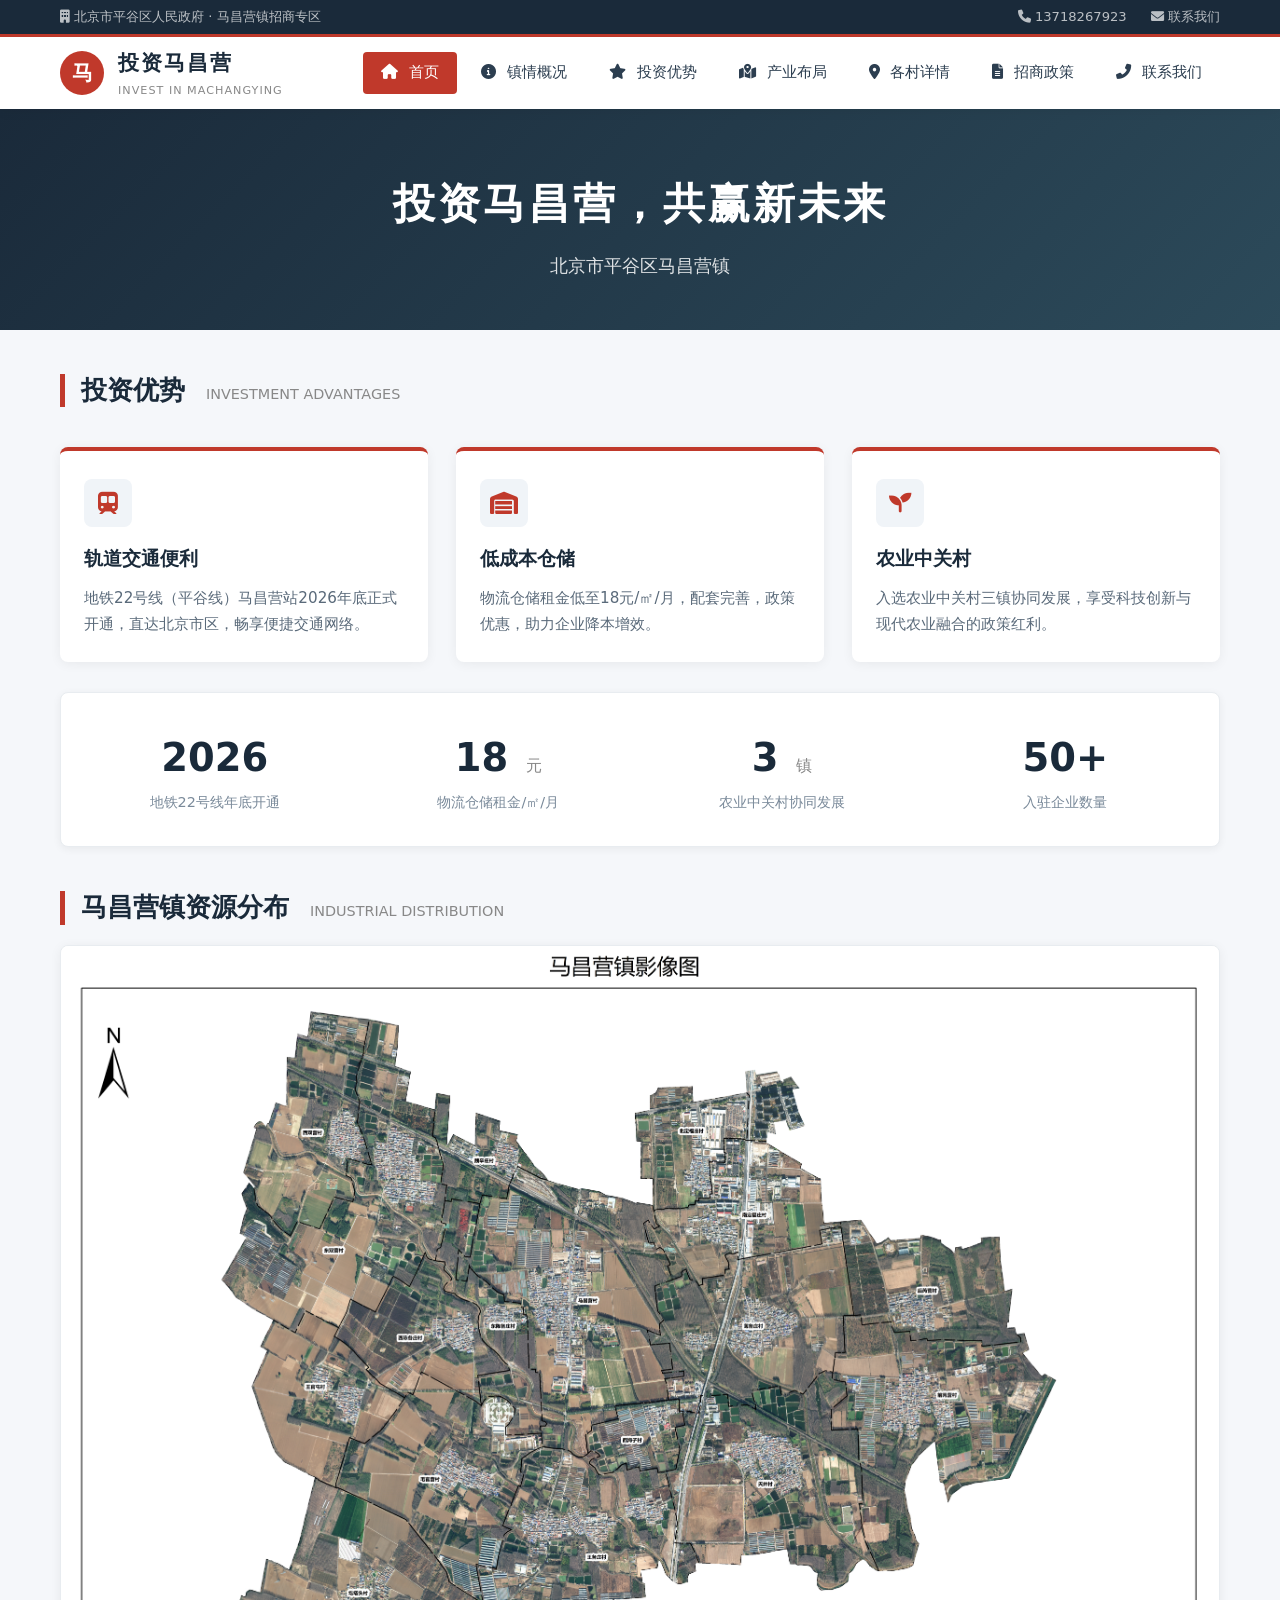
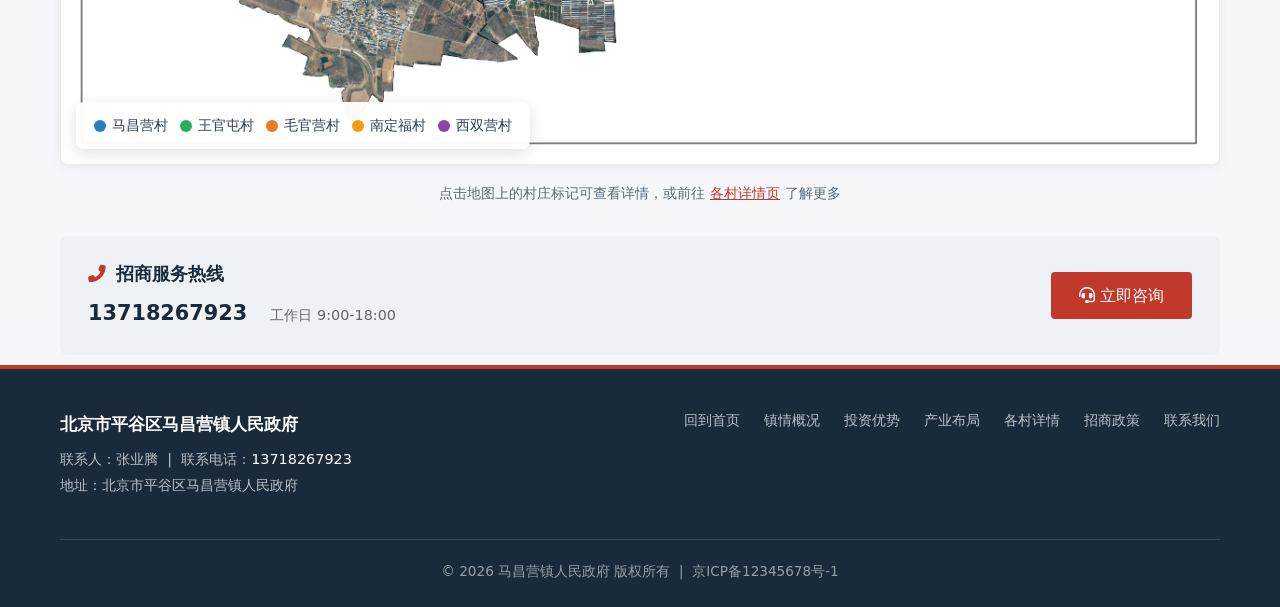
<file: index.html>
<!DOCTYPE html>
<html lang="zh-CN">
<head>
    <meta charset="UTF-8">
    <meta name="viewport" content="width=device-width, initial-scale=1.0">
    <title>投资马昌营 - 共赢新未来</title>
    <link rel="stylesheet" href="https://cdnjs.cloudflare.com/ajax/libs/font-awesome/6.0.0-beta3/css/all.min.css">
    <link rel="stylesheet" href="assets/css/style.css">
</head>
<body>

    <!-- ===== 顶部政务条 ===== -->
    <div class="gov-top-bar">
        <div class="container">
            <span><i class="fas fa-building"></i> 北京市平谷区人民政府 · 马昌营镇招商专区</span>
            <span>
                <a href="tel:13718267923"><i class="fas fa-phone"></i> 13718267923</a>
                <a href="contact.html"><i class="fas fa-envelope"></i> 联系我们</a>
            </span>
        </div>
    </div>

    <!-- ===== 主导航 ===== -->
    <nav class="navbar">
        <div class="container">
            <a href="index.html" class="logo">
                <div class="emblem">马</div>
                <div class="logo-text">
                    <span class="main">投资马昌营</span>
                    <span class="sub">INVEST IN MACHANGYING</span>
                </div>
            </a>
            <div class="nav-links" id="navLinks">
                <a href="index.html" class="active"><i class="fas fa-home"></i> 首页</a>
                <a href="about.html"><i class="fas fa-info-circle"></i> 镇情概况</a>
                <a href="advantages.html"><i class="fas fa-star"></i> 投资优势</a>
                <a href="industry.html"><i class="fas fa-map-marked-alt"></i> 产业布局</a>
                <a href="villages.html"><i class="fas fa-map-marker-alt"></i> 各村详情</a>
                <a href="policy.html"><i class="fas fa-file-alt"></i> 招商政策</a>
                <a href="contact.html"><i class="fas fa-phone-alt"></i> 联系我们</a>
            </div>
            <div class="menu-toggle" id="menuToggle"><i class="fas fa-bars"></i></div>
        </div>
    </nav>

    <!-- ===== 页面标题栏 ===== -->
    <header class="page-header">
        <div class="container">
            <h1>投资马昌营，共赢新未来</h1>
            <p>北京市平谷区马昌营镇</p>
        </div>
    </header>

    <!-- ===== 主内容 ===== -->
    <main class="container">

        <!-- ===== 投资优势概览 ===== -->
        <h2 class="section-title">
            投资优势 <span>INVESTMENT ADVANTAGES</span>
        </h2>

        <div class="features">
            <a href="advantages.html" class="feature-item" style="text-decoration:none;">
                <div class="icon"><i class="fas fa-subway"></i></div>
                <h3>轨道交通便利</h3>
                <p>地铁22号线（平谷线）马昌营站2026年底正式开通，直达北京市区，畅享便捷交通网络。</p>
            </a>
            <a href="advantages.html" class="feature-item" style="text-decoration:none;">
                <div class="icon"><i class="fas fa-warehouse"></i></div>
                <h3>低成本仓储</h3>
                <p>物流仓储租金低至18元/㎡/月，配套完善，政策优惠，助力企业降本增效。</p>
            </a>
            <a href="advantages.html" class="feature-item" style="text-decoration:none;">
                <div class="icon"><i class="fas fa-seedling"></i></div>
                <h3>农业中关村</h3>
                <p>入选农业中关村三镇协同发展，享受科技创新与现代农业融合的政策红利。</p>
            </a>
        </div>

        <!-- ===== 数据看板 ===== -->
        <div class="data-board">
            <div class="data-item">
                <div class="number">2026</div>
                <div class="label">地铁22号线年底开通</div>
            </div>
            <div class="data-item">
                <div class="number">18 <span class="unit">元</span></div>
                <div class="label">物流仓储租金/㎡/月</div>
            </div>
            <div class="data-item">
                <div class="number">3 <span class="unit">镇</span></div>
                <div class="label">农业中关村协同发展</div>
            </div>
            <div class="data-item">
                <div class="number">50+</div>
                <div class="label">入驻企业数量</div>
            </div>
        </div>

        <!-- ===== 资源分布地图 ===== -->
        <h2 class="section-title">
            马昌营镇资源分布 <span>INDUSTRIAL DISTRIBUTION</span>
        </h2>

        <div class="map-wrapper">
            <img src="微信图片_20260707103510_490_3231.jpg" alt="马昌营镇区域地图" usemap="#machangyingMap">
            <map name="machangyingMap">
                <area shape="circle" coords="400,300,60" href="#" alt="马昌营村" onclick="openModal('modal1'); return false;">
                <area shape="circle" coords="280,250,60" href="#" alt="王官屯村" onclick="openModal('modal2'); return false;">
                <area shape="circle" coords="520,280,60" href="#" alt="毛官营村" onclick="openModal('modal3'); return false;">
                <area shape="circle" coords="350,400,60" href="#" alt="南定福村" onclick="openModal('modal4'); return false;">
                <area shape="circle" coords="480,420,60" href="#" alt="西双营村" onclick="openModal('modal5'); return false;">
            </map>
            <div class="map-legend">
                <div class="legend-item"><span class="legend-dot blue"></span><span>马昌营村</span></div>
                <div class="legend-item"><span class="legend-dot green"></span><span>王官屯村</span></div>
                <div class="legend-item"><span class="legend-dot orange"></span><span>毛官营村</span></div>
                <div class="legend-item"><span class="legend-dot yellow"></span><span>南定福村</span></div>
                <div class="legend-item"><span class="legend-dot purple"></span><span>西双营村</span></div>
            </div>
        </div>
        <p class="map-hint">点击地图上的村庄标记可查看详情，或前往 <a href="villages.html" style="color: var(--red);">各村详情页</a> 了解更多</p>

        <!-- ===== 招商联系 ===== -->
        <div class="contact-bar">
            <div>
                <h4><i class="fas fa-phone-alt"></i>招商服务热线</h4>
                <p>13718267923 <span>工作日 9:00-18:00</span></p>
            </div>
            <div>
                <a href="tel:13718267923" class="consult-btn"><i class="fas fa-headset"></i> 立即咨询</a>
            </div>
        </div>

    </main>

    <!-- ===== 页脚 ===== -->
    <footer class="footer">
        <div class="container">
            <div class="left">
                <div class="org">北京市平谷区马昌营镇人民政府</div>
                <div>联系人：张业腾 &nbsp;|&nbsp; 联系电话：<a href="tel:13718267923">13718267923</a></div>
                <div>地址：北京市平谷区马昌营镇人民政府</div>
            </div>
            <div class="right">
                <a href="index.html">回到首页</a>
                <a href="about.html">镇情概况</a>
                <a href="advantages.html">投资优势</a>
                <a href="industry.html">产业布局</a>
                <a href="villages.html">各村详情</a>
                <a href="policy.html">招商政策</a>
                <a href="contact.html">联系我们</a>
            </div>
            <div class="footer-copyright">
                <p>&copy; 2026 马昌营镇人民政府 版权所有 &nbsp;|&nbsp; 京ICP备12345678号-1</p>
            </div>
        </div>
    </footer>

    <!-- ===== 村子弹窗 ===== -->
    <div class="modal" id="modal1">
        <div class="modal-content">
            <div class="modal-header">
                <h3><i class="fas fa-landmark"></i> 马昌营村</h3>
                <div class="modal-close" data-close="modal1">&times;</div>
            </div>
            <div class="modal-body">
                <img src="images/马昌营村.jpg" alt="马昌营村">
                <h4>核心优势</h4>
                <p>马昌营村是马昌营镇政府所在地，为全镇行政、商业和文化中心，拥有完善的基础设施和便捷的交通网络。</p>
                <ul>
                    <li><i class="fas fa-circle"></i> 镇政府驻地，政务服务便捷</li>
                    <li><i class="fas fa-circle"></i> 商业配套完善，生活便利</li>
                    <li><i class="fas fa-circle"></i> 临近地铁22号线马昌营站</li>
                    <li><i class="fas fa-circle"></i> 教育医疗资源集中</li>
                </ul>
                <a href="villages.html" class="consult-btn"><i class="fas fa-map-marker-alt"></i> 查看各村详情</a>
            </div>
        </div>
    </div>

    <div class="modal" id="modal2">
        <div class="modal-content">
            <div class="modal-header">
                <h3><i class="fas fa-tractor"></i> 王官屯村</h3>
                <div class="modal-close" data-close="modal2">&times;</div>
            </div>
            <div class="modal-body">
                <img src="images/王官屯村.jpg" alt="王官屯村">
                <h4>核心优势</h4>
                <p>王官屯村以现代农业为特色，是平谷大桃的重要产区，入选农业中关村三镇协同发展规划，享受科技创新政策红利。</p>
                <ul>
                    <li><i class="fas fa-circle"></i> 农业中关村三镇协同发展</li>
                    <li><i class="fas fa-circle"></i> 桃园种植面积广阔，品质优良</li>
                    <li><i class="fas fa-circle"></i> 农业科技示范基地</li>
                    <li><i class="fas fa-circle"></i> 农旅融合发展潜力大</li>
                </ul>
                <a href="villages.html" class="consult-btn"><i class="fas fa-map-marker-alt"></i> 查看各村详情</a>
            </div>
        </div>
    </div>

    <div class="modal" id="modal3">
        <div class="modal-content">
            <div class="modal-header">
                <h3><i class="fas fa-industry"></i> 毛官营村</h3>
                <div class="modal-close" data-close="modal3">&times;</div>
            </div>
            <div class="modal-body">
                <img src="images/毛官营村.jpg" alt="毛官营村">
                <h4>核心优势</h4>
                <p>毛官营村是马昌营镇重要的产业聚集区，物流仓储设施完善，租金低至18元/㎡/月，是企业投资兴业的理想选择。</p>
                <ul>
                    <li><i class="fas fa-circle"></i> 物流仓储租金仅18元/㎡/月</li>
                    <li><i class="fas fa-circle"></i> 产业用地充足，可开发空间大</li>
                    <li><i class="fas fa-circle"></i> 配套设施完善</li>
                    <li><i class="fas fa-circle"></i> 税收优惠政策支持</li>
                </ul>
                <a href="villages.html" class="consult-btn"><i class="fas fa-map-marker-alt"></i> 查看各村详情</a>
            </div>
        </div>
    </div>

    <div class="modal" id="modal4">
        <div class="modal-content">
            <div class="modal-header">
                <h3><i class="fas fa-fish"></i> 南定福村</h3>
                <div class="modal-close" data-close="modal4">&times;</div>
            </div>
            <div class="modal-body">
                <img src="images/南定福村.jpg" alt="南定福村">
                <h4>核心优势</h4>
                <p>南定福村拥有规划中的AI智慧渔港用地，将打造集智慧养殖、冷链物流、休闲渔业于一体的现代化渔港经济区。</p>
                <ul>
                    <li><i class="fas fa-circle"></i> 规划AI智慧渔港用地200亩</li>
                    <li><i class="fas fa-circle"></i> 引入AI智能养殖技术</li>
                    <li><i class="fas fa-circle"></i> 建设完善冷链物流体系</li>
                    <li><i class="fas fa-circle"></i> 渔业文旅融合发展</li>
                </ul>
                <a href="villages.html" class="consult-btn"><i class="fas fa-map-marker-alt"></i> 查看各村详情</a>
            </div>
        </div>
    </div>

    <div class="modal" id="modal5">
        <div class="modal-content">
            <div class="modal-header">
                <h3><i class="fas fa-paw"></i> 西双营村</h3>
                <div class="modal-close" data-close="modal5">&times;</div>
            </div>
            <div class="modal-body">
                <img src="images/西双营村.jpg" alt="西双营村">
                <h4>核心优势</h4>
                <p>西双营村是马昌营镇重点打造的宠物文化产业园所在地，集宠物用品研发、生产、销售于一体，形成完整产业链。</p>
                <ul>
                    <li><i class="fas fa-circle"></i> 宠物文化产业园核心区域</li>
                    <li><i class="fas fa-circle"></i> 入驻企业20余家</li>
                    <li><i class="fas fa-circle"></i> 年产值超5亿元</li>
                    <li><i class="fas fa-circle"></i> 全产业链配套服务</li>
                </ul>
                <a href="villages.html" class="consult-btn"><i class="fas fa-map-marker-alt"></i> 查看各村详情</a>
            </div>
        </div>
    </div>

    <script src="assets/js/main.js"></script>
</body>
</html>
</file>
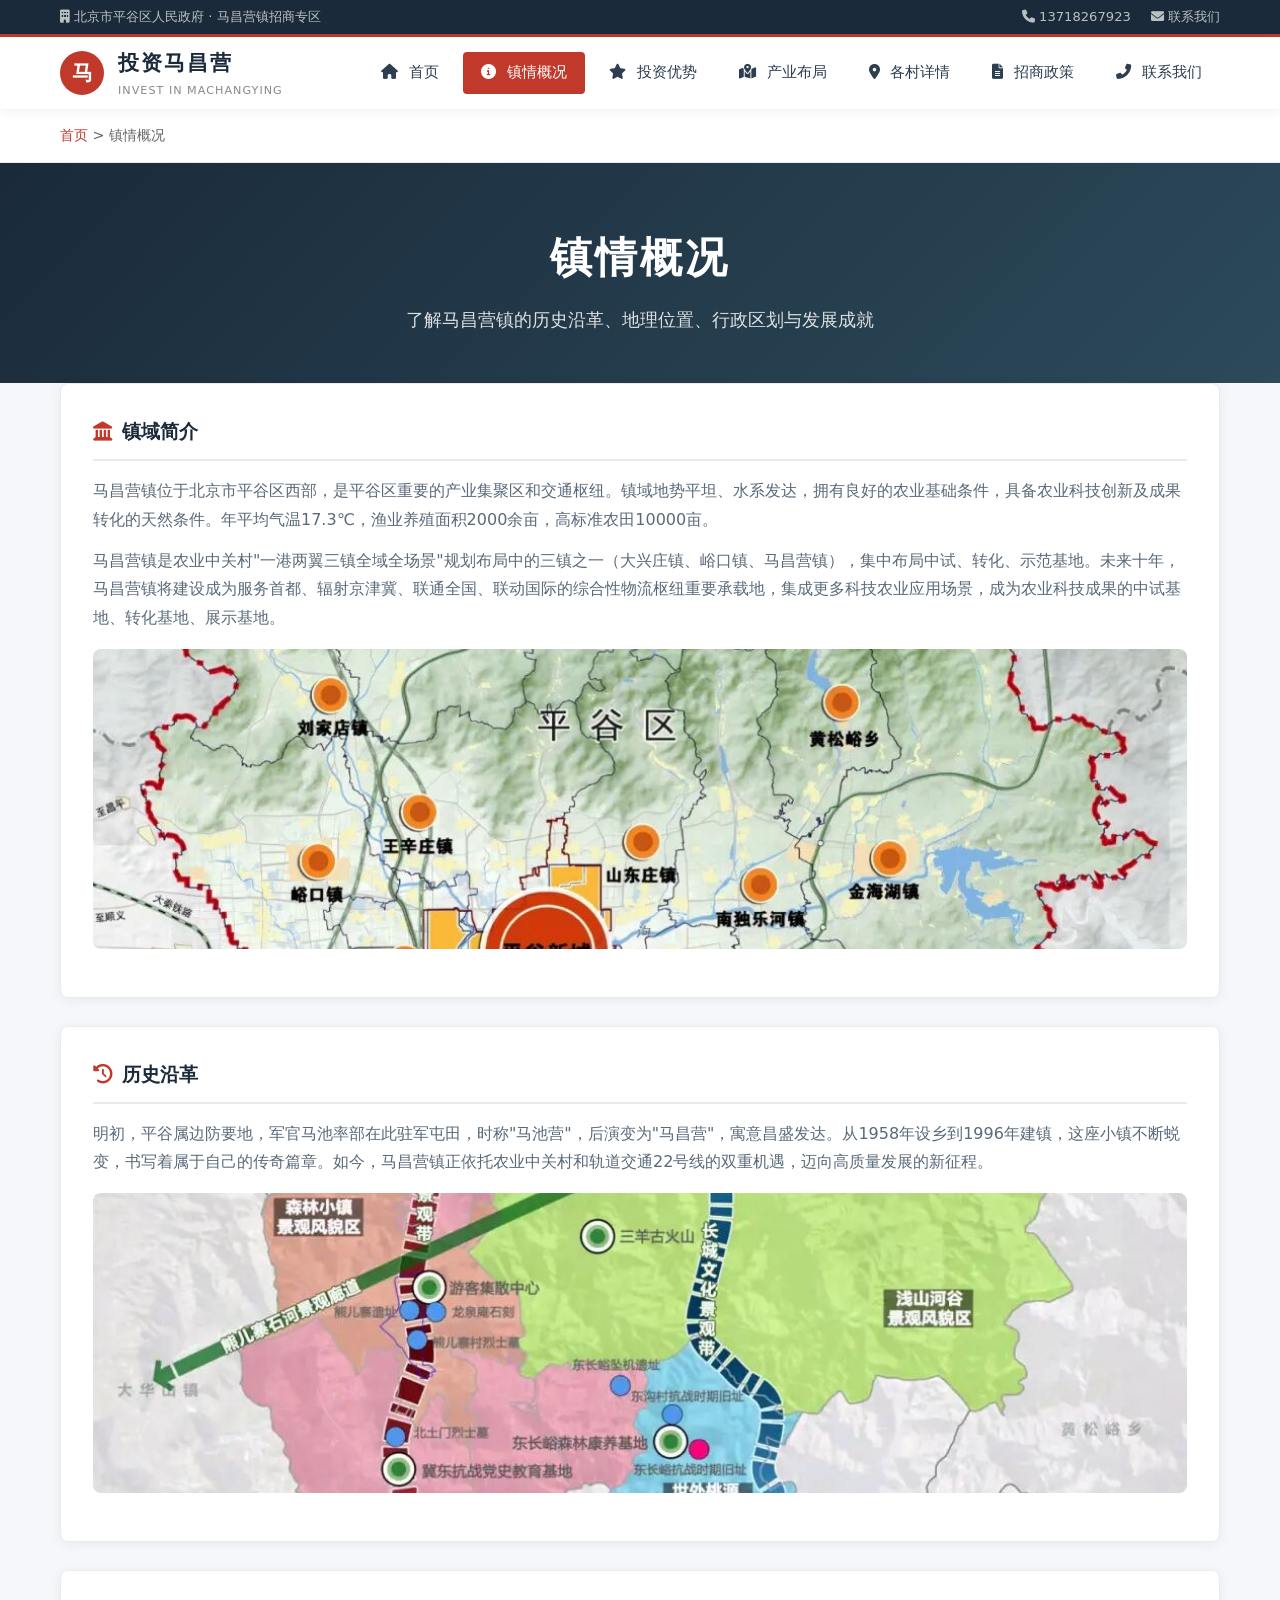
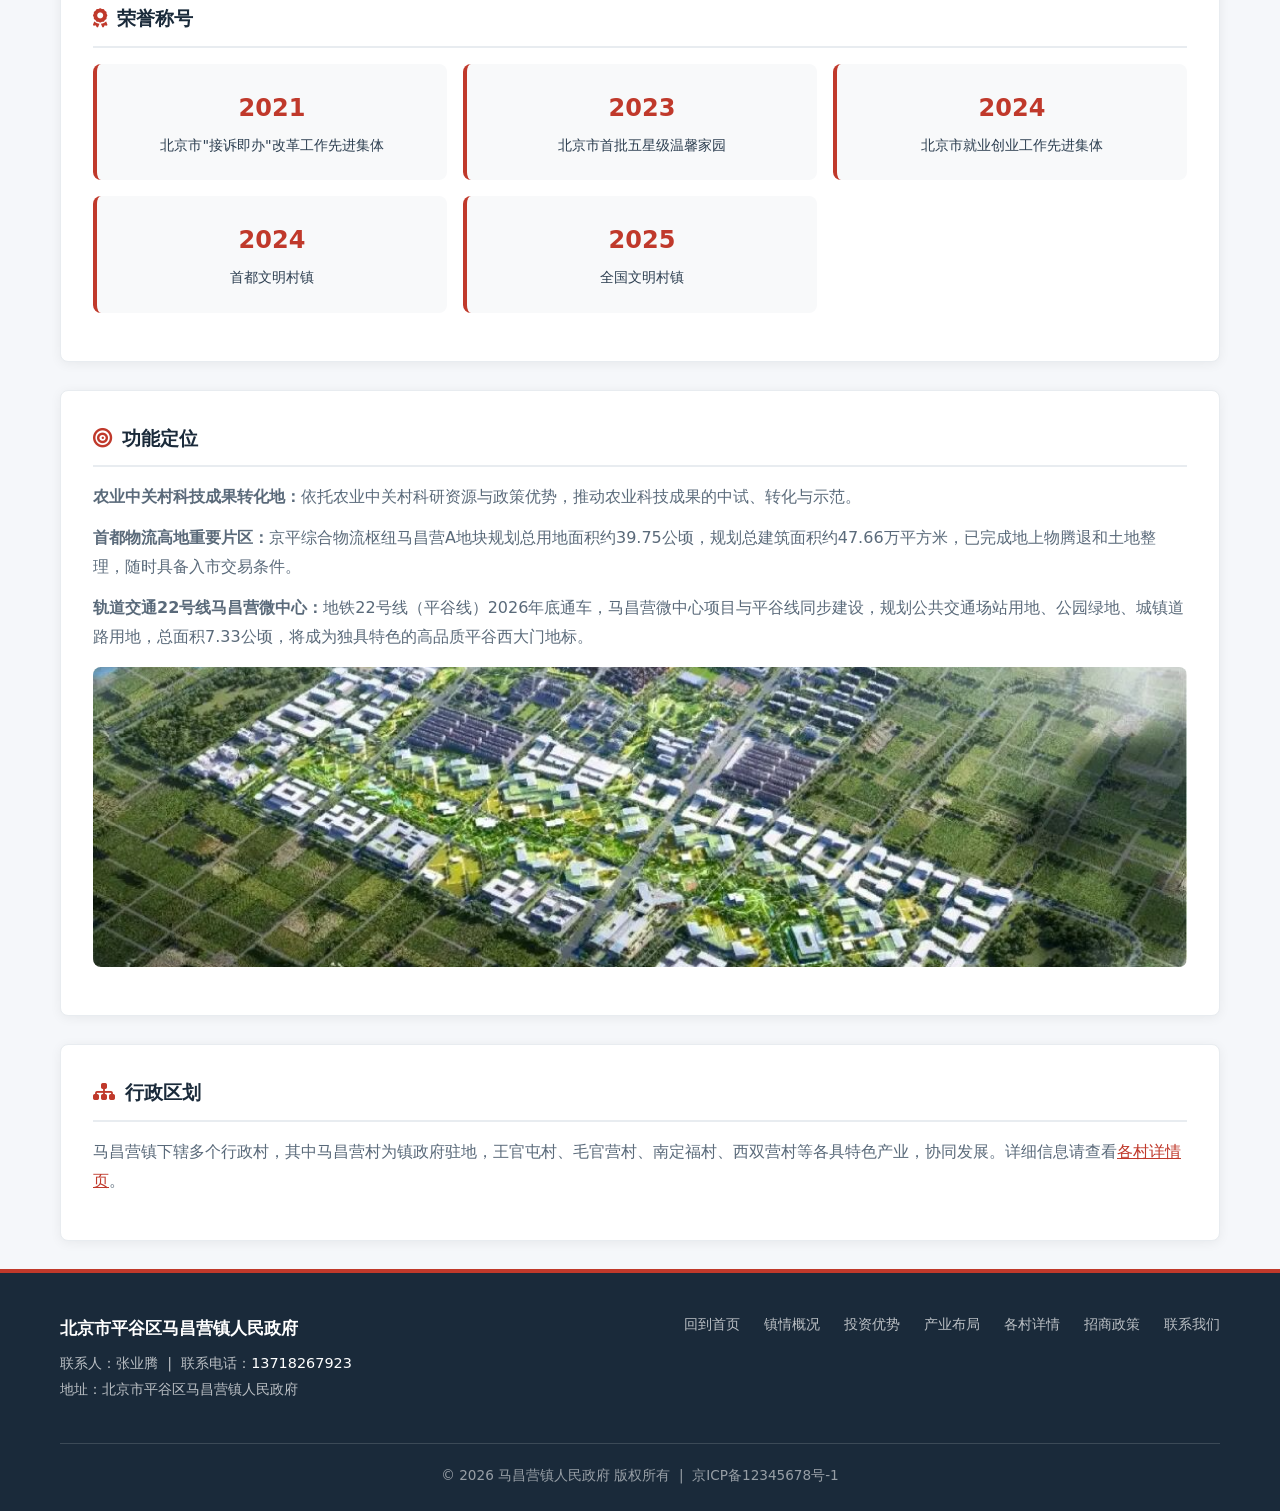
<file: about.html>
<!DOCTYPE html>
<html lang="zh-CN">
<head>
    <meta charset="UTF-8">
    <meta name="viewport" content="width=device-width, initial-scale=1.0">
    <title>镇情概况 - 投资马昌营</title>
    <link rel="stylesheet" href="https://cdnjs.cloudflare.com/ajax/libs/font-awesome/6.0.0-beta3/css/all.min.css">
    <link rel="stylesheet" href="assets/css/style.css">
    <style>
        .breadcrumb { background: var(--white); padding: 14px 0; border-bottom: 1px solid var(--border); font-size: 0.9rem; color: #666; }
        .breadcrumb a { color: var(--red); text-decoration: none; }
        .content-section { background: var(--white); border-radius: 8px; padding: 32px; margin-bottom: 28px; box-shadow: 0 2px 12px var(--shadow); border: 1px solid var(--border); }
        .content-section h3 { font-size: 1.2rem; color: var(--navy); margin-bottom: 16px; padding-bottom: 10px; border-bottom: 2px solid var(--border); }
        .content-section p { color: var(--text-light); line-height: 1.8; margin-bottom: 12px; }

        .honor-grid { display: grid; grid-template-columns: repeat(3, 1fr); gap: 16px; margin: 16px 0; }
        .honor-card { background: #f8f9fa; border-radius: 8px; padding: 24px 16px; text-align: center; border-left: 4px solid var(--red); }
        .honor-card .year { font-size: 1.5rem; font-weight: 700; color: var(--red); }
        .honor-card .desc { font-size: 0.9rem; color: var(--text); margin-top: 6px; line-height: 1.5; }
        @media (max-width: 992px) { .honor-grid { grid-template-columns: repeat(2, 1fr); } }
        @media (max-width: 768px) { .honor-grid { grid-template-columns: 1fr; } .content-section { padding: 20px; } }
    </style>
</head>
<body>

    <div class="gov-top-bar">
        <div class="container">
            <span><i class="fas fa-building"></i> 北京市平谷区人民政府 · 马昌营镇招商专区</span>
            <span><a href="tel:13718267923"><i class="fas fa-phone"></i> 13718267923</a><a href="contact.html"><i class="fas fa-envelope"></i> 联系我们</a></span>
        </div>
    </div>

    <nav class="navbar">
        <div class="container">
            <a href="index.html" class="logo">
                <div class="emblem">马</div>
                <div class="logo-text"><span class="main">投资马昌营</span><span class="sub">INVEST IN MACHANGYING</span></div>
            </a>
            <div class="nav-links" id="navLinks">
                <a href="index.html"><i class="fas fa-home"></i> 首页</a>
                <a href="about.html" class="active"><i class="fas fa-info-circle"></i> 镇情概况</a>
                <a href="advantages.html"><i class="fas fa-star"></i> 投资优势</a>
                <a href="industry.html"><i class="fas fa-map-marked-alt"></i> 产业布局</a>
                <a href="villages.html"><i class="fas fa-map-marker-alt"></i> 各村详情</a>
                <a href="policy.html"><i class="fas fa-file-alt"></i> 招商政策</a>
                <a href="contact.html"><i class="fas fa-phone-alt"></i> 联系我们</a>
            </div>
            <div class="menu-toggle" id="menuToggle"><i class="fas fa-bars"></i></div>
        </div>
    </nav>

    <div class="breadcrumb"><div class="container"><a href="index.html">首页</a> &gt; 镇情概况</div></div>

    <header class="page-header">
        <div class="container"><h1>镇情概况</h1><p>了解马昌营镇的历史沿革、地理位置、行政区划与发展成就</p></div>
    </header>

    <main class="container">

        <!-- 镇域简介 -->
        <div class="content-section">
            <h3><i class="fas fa-landmark" style="color: var(--red); margin-right: 10px;"></i>镇域简介</h3>
            <p>马昌营镇位于北京市平谷区西部，是平谷区重要的产业集聚区和交通枢纽。镇域地势平坦、水系发达，拥有良好的农业基础条件，具备农业科技创新及成果转化的天然条件。年平均气温17.3℃，渔业养殖面积2000余亩，高标准农田10000亩。</p>
            <p>马昌营镇是农业中关村"一港两翼三镇全域全场景"规划布局中的三镇之一（大兴庄镇、峪口镇、马昌营镇），集中布局中试、转化、示范基地。未来十年，马昌营镇将建设成为服务首都、辐射京津冀、联通全国、联动国际的综合性物流枢纽重要承载地，集成更多科技农业应用场景，成为农业科技成果的中试基地、转化基地、展示基地。</p>
            <div style="margin:16px 0;border-radius:8px;overflow:hidden;"><img src="images/web_real/03_pinggu_planning_map.jpg" alt="平谷区城乡体系规划图" style="width:100%;height:300px;object-fit:cover;display:block;"></div>
        </div>

        <!-- 历史沿革 -->
        <div class="content-section">
            <h3><i class="fas fa-history" style="color: var(--red); margin-right: 10px;"></i>历史沿革</h3>
            <p>明初，平谷属边防要地，军官马池率部在此驻军屯田，时称"马池营"，后演变为"马昌营"，寓意昌盛发达。从1958年设乡到1996年建镇，这座小镇不断蜕变，书写着属于自己的传奇篇章。如今，马昌营镇正依托农业中关村和轨道交通22号线的双重机遇，迈向高质量发展的新征程。</p>
            <div style="margin:16px 0;border-radius:8px;overflow:hidden;"><img src="images/web_real/02_historic_preservation.jpg" alt="历史风貌保护规划图" style="width:100%;height:300px;object-fit:cover;display:block;"></div>
        </div>

        <!-- 荣誉称号 -->
        <div class="content-section">
            <h3><i class="fas fa-award" style="color: var(--red); margin-right: 10px;"></i>荣誉称号</h3>
            <div class="honor-grid">
                <div class="honor-card"><div class="year">2021</div><div class="desc">北京市"接诉即办"改革工作先进集体</div></div>
                <div class="honor-card"><div class="year">2023</div><div class="desc">北京市首批五星级温馨家园</div></div>
                <div class="honor-card"><div class="year">2024</div><div class="desc">北京市就业创业工作先进集体</div></div>
                <div class="honor-card"><div class="year">2024</div><div class="desc">首都文明村镇</div></div>
                <div class="honor-card"><div class="year">2025</div><div class="desc">全国文明村镇</div></div>
            </div>
        </div>

        <!-- 功能定位 -->
        <div class="content-section">
            <h3><i class="fas fa-bullseye" style="color: var(--red); margin-right: 10px;"></i>功能定位</h3>
            <p><strong>农业中关村科技成果转化地：</strong>依托农业中关村科研资源与政策优势，推动农业科技成果的中试、转化与示范。</p>
            <p><strong>首都物流高地重要片区：</strong>京平综合物流枢纽马昌营A地块规划总用地面积约39.75公顷，规划总建筑面积约47.66万平方米，已完成地上物腾退和土地整理，随时具备入市交易条件。</p>
            <p><strong>轨道交通22号线马昌营微中心：</strong>地铁22号线（平谷线）2026年底通车，马昌营微中心项目与平谷线同步建设，规划公共交通场站用地、公园绿地、城镇道路用地，总面积7.33公顷，将成为独具特色的高品质平谷西大门地标。</p>
            <div style="margin:16px 0;border-radius:8px;overflow:hidden;"><img src="images/web_real/03_yukou_town_effect.jpg" alt="峪口小城镇规划效果图" style="width:100%;height:300px;object-fit:cover;display:block;"></div>
        </div>

        <!-- 行政区划 -->
        <div class="content-section">
            <h3><i class="fas fa-sitemap" style="color: var(--red); margin-right: 10px;"></i>行政区划</h3>
            <p>马昌营镇下辖多个行政村，其中马昌营村为镇政府驻地，王官屯村、毛官营村、南定福村、西双营村等各具特色产业，协同发展。详细信息请查看<a href="villages.html" style="color: var(--red);">各村详情页</a>。</p>
        </div>

    </main>

    <footer class="footer">
        <div class="container">
            <div class="left">
                <div class="org">北京市平谷区马昌营镇人民政府</div>
                <div>联系人：张业腾 &nbsp;|&nbsp; 联系电话：<a href="tel:13718267923">13718267923</a></div>
                <div>地址：北京市平谷区马昌营镇人民政府</div>
            </div>
            <div class="right">
                <a href="index.html">回到首页</a><a href="about.html">镇情概况</a><a href="advantages.html">投资优势</a><a href="industry.html">产业布局</a><a href="villages.html">各村详情</a><a href="policy.html">招商政策</a><a href="contact.html">联系我们</a>
            </div>
            <div class="footer-copyright"><p>&copy; 2026 马昌营镇人民政府 版权所有 &nbsp;|&nbsp; 京ICP备12345678号-1</p></div>
        </div>
    </footer>

    <script src="assets/js/main.js"></script>
</body>
</html>
</file>
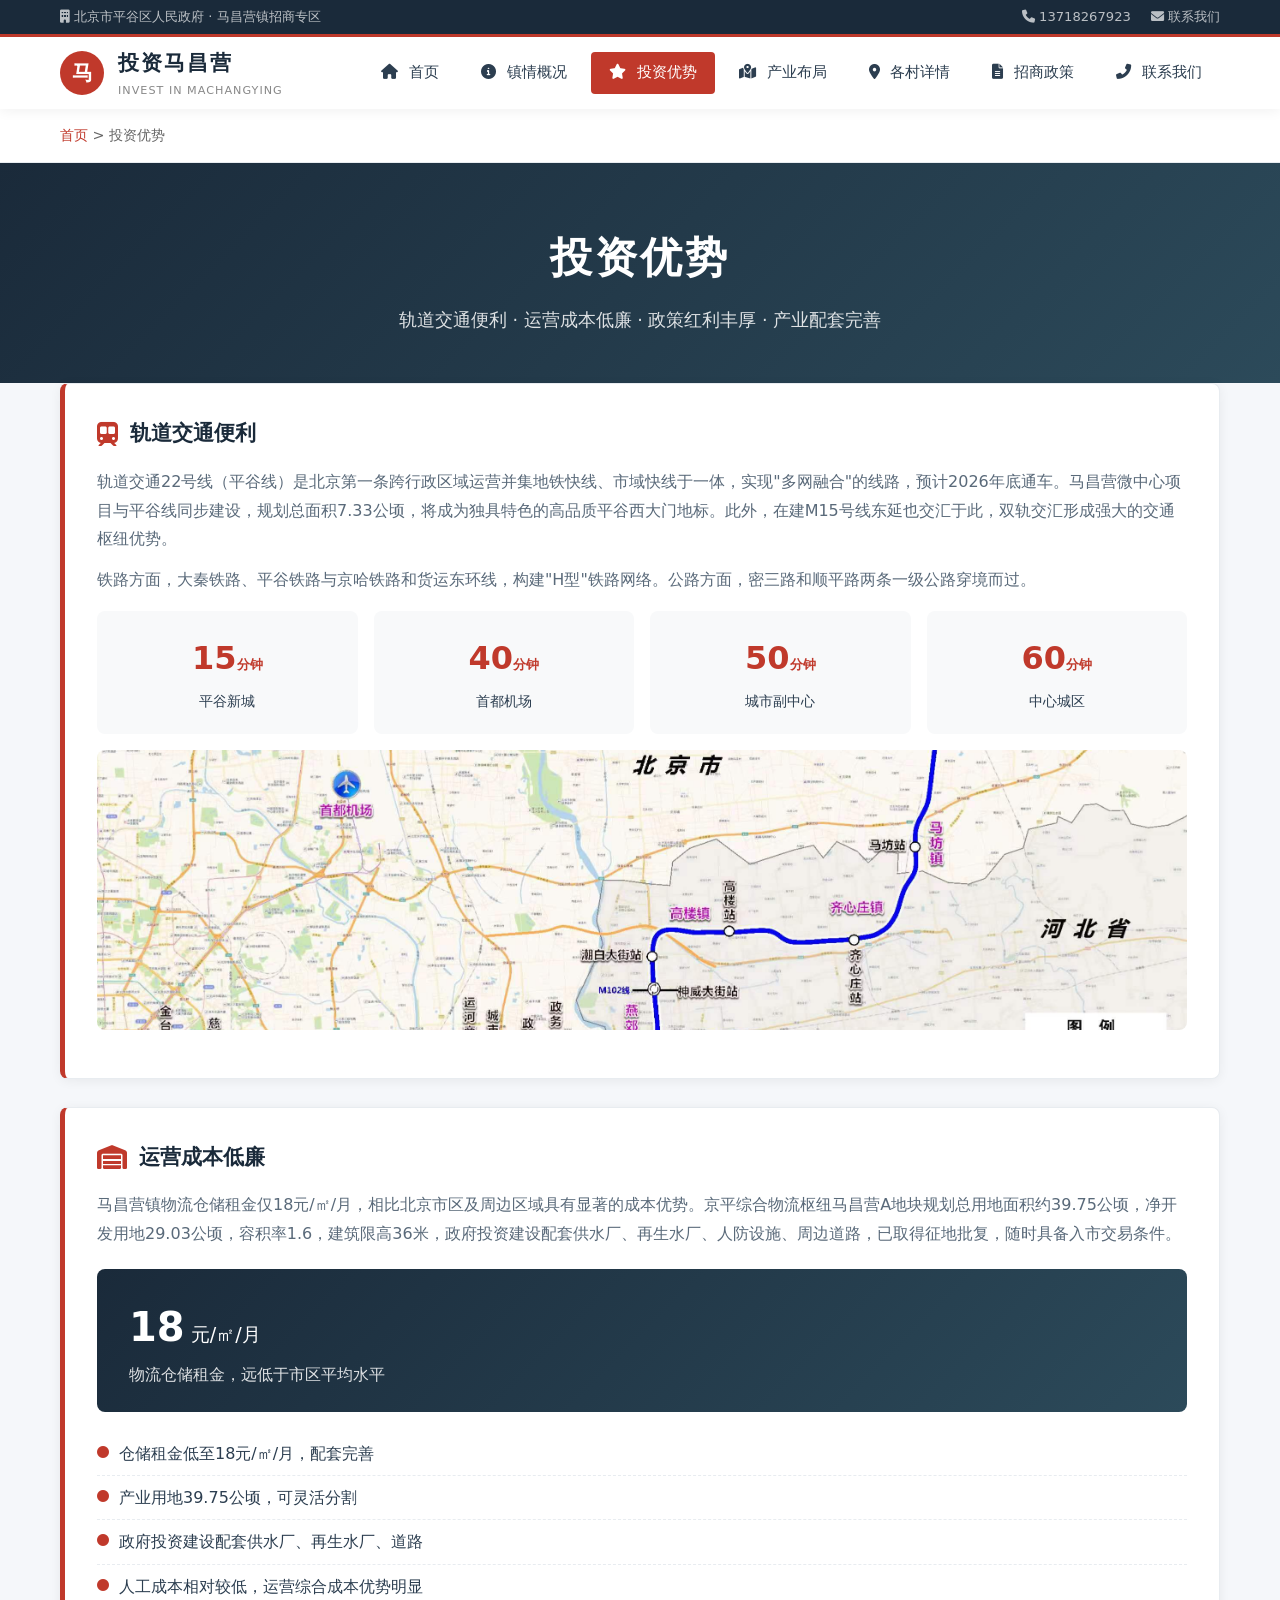
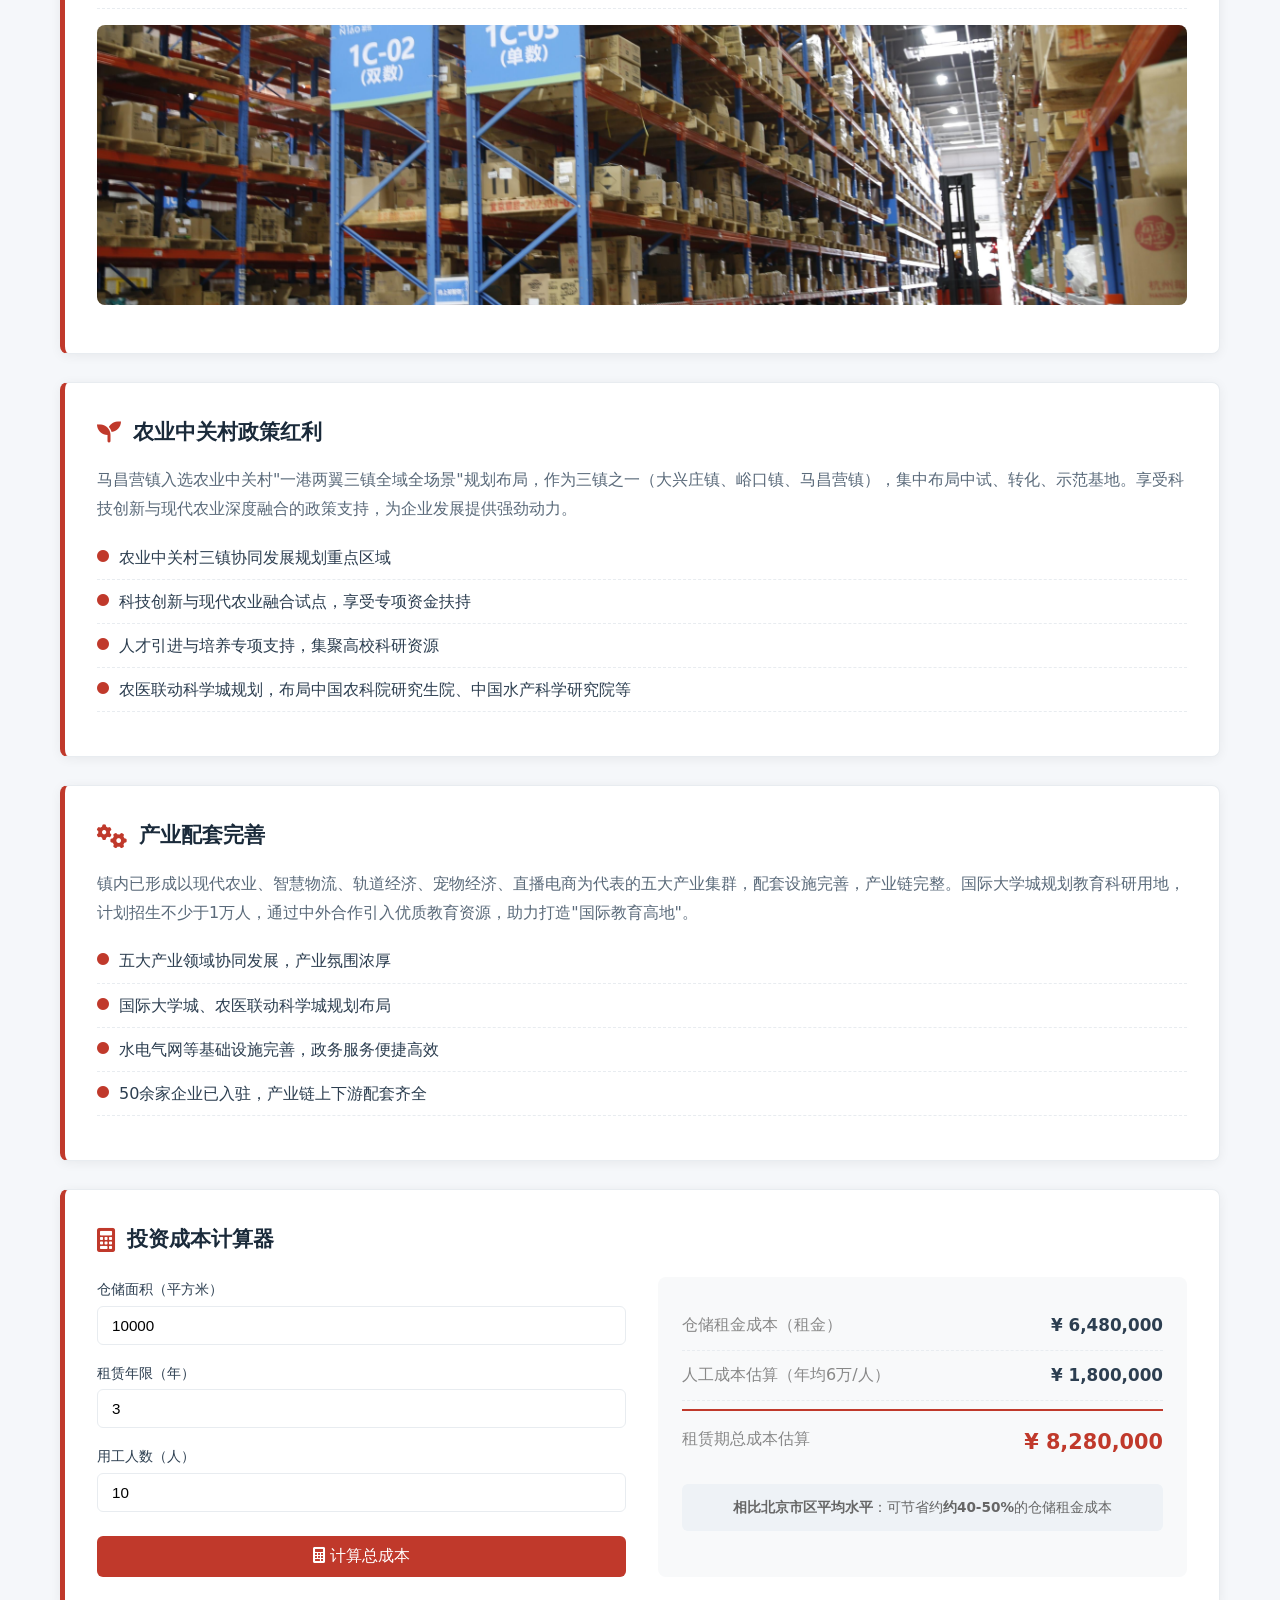
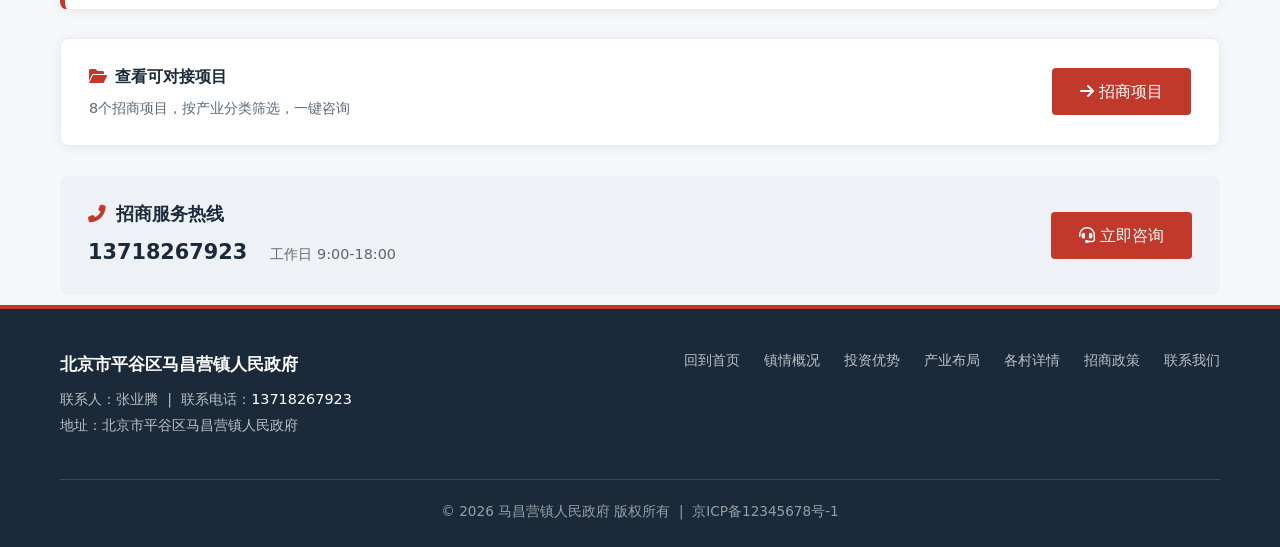
<file: advantages.html>
<!DOCTYPE html>
<html lang="zh-CN">
<head>
    <meta charset="UTF-8">
    <meta name="viewport" content="width=device-width, initial-scale=1.0">
    <title>投资优势 - 投资马昌营</title>
    <link rel="stylesheet" href="https://cdnjs.cloudflare.com/ajax/libs/font-awesome/6.0.0-beta3/css/all.min.css">
    <link rel="stylesheet" href="assets/css/style.css">
    <style>
        .breadcrumb { background: var(--white); padding: 14px 0; border-bottom: 1px solid var(--border); font-size: 0.9rem; color: #666; }
        .breadcrumb a { color: var(--red); text-decoration: none; }
        .advantage-block { background: var(--white); border-radius: 8px; padding: 32px; margin-bottom: 28px; box-shadow: 0 2px 12px var(--shadow); border: 1px solid var(--border); border-left: 5px solid var(--red); }
        .advantage-block h3 { font-size: 1.3rem; color: var(--navy); margin-bottom: 16px; display: flex; align-items: center; gap: 12px; }
        .advantage-block h3 i { color: var(--red); font-size: 1.5rem; }
        .advantage-block p { color: var(--text-light); line-height: 1.8; margin-bottom: 12px; }
        .advantage-block ul { list-style: none; padding: 0; margin: 12px 0; }
        .advantage-block ul li { padding: 8px 0; border-bottom: 1px dashed var(--border); color: var(--text); display: flex; align-items: flex-start; gap: 10px; }
        .advantage-block ul li i { color: var(--red); font-size: 0.75rem; margin-top: 6px; }

        .highlight-box { background: linear-gradient(135deg, var(--navy) 0%, var(--navy-light) 100%); color: var(--white); border-radius: 8px; padding: 24px 32px; margin: 20px 0; }
        .highlight-box .number { font-size: 2.5rem; font-weight: 700; }
        .highlight-box .label { opacity: 0.85; font-size: 1rem; }
        .time-grid { display: grid; grid-template-columns: repeat(4, 1fr); gap: 16px; margin: 16px 0; }
        .time-card { background: #f8f9fa; border-radius: 8px; padding: 20px; text-align: center; }
        .time-card .mins { font-size: 2rem; font-weight: 700; color: var(--red); }
        .time-card .dest { font-size: 0.9rem; color: var(--text); margin-top: 4px; }
        @media (max-width: 992px) { .time-grid { grid-template-columns: repeat(2, 1fr); } }
        .calc-box { background: var(--white); border-radius: 8px; padding: 32px; margin-bottom: 28px; box-shadow: 0 2px 12px var(--shadow); border: 1px solid var(--border); border-left: 5px solid var(--red); }
        .calc-box h3 { font-size: 1.3rem; color: var(--navy); margin-bottom: 20px; display: flex; align-items: center; gap: 12px; }
        .calc-box h3 i { color: var(--red); font-size: 1.5rem; }
        .calc-grid { display: grid; grid-template-columns: 1fr 1fr; gap: 32px; }
        .calc-inputs .calc-row { margin-bottom: 16px; }
        .calc-inputs .calc-row label { display: block; font-size: 0.9rem; color: var(--text); margin-bottom: 4px; font-weight: 500; }
        .calc-inputs .calc-row input { width: 100%; padding: 10px 14px; border: 1px solid var(--border); border-radius: 6px; font-size: 0.95rem; box-sizing: border-box; }
        .calc-inputs .calc-row input:focus { outline: none; border-color: var(--red); }
        .calc-results { background: #f8f9fa; border-radius: 8px; padding: 24px; }
        .calc-results .result-item { display: flex; justify-content: space-between; padding: 10px 0; border-bottom: 1px dashed var(--border); }
        .calc-results .result-item .label { color: #888; }
        .calc-results .result-item .value { color: var(--text); font-weight: 600; font-size: 1.05rem; }
        .calc-results .result-item.total { border-bottom: none; border-top: 2px solid var(--red); margin-top: 8px; padding-top: 14px; }
        .calc-results .result-item.total .value { color: var(--red); font-size: 1.3rem; }
        .calc-results .compare-note { margin-top: 14px; padding: 12px; background: #eef2f6; border-radius: 6px; font-size: 0.85rem; color: #666; text-align: center; }
        .calc-btn { background: var(--red); color: var(--white); padding: 10px 28px; border: none; border-radius: 6px; font-size: 1rem; cursor: pointer; width: 100%; margin-top: 8px; }
        .calc-btn:hover { background: var(--red-dark); }
        @media (max-width: 768px) { .time-grid { grid-template-columns: repeat(2, 1fr); } .advantage-block { padding: 20px; } .calc-grid { grid-template-columns: 1fr; } }
    </style>
</head>
<body>

    <div class="gov-top-bar">
        <div class="container">
            <span><i class="fas fa-building"></i> 北京市平谷区人民政府 · 马昌营镇招商专区</span>
            <span><a href="tel:13718267923"><i class="fas fa-phone"></i> 13718267923</a><a href="contact.html"><i class="fas fa-envelope"></i> 联系我们</a></span>
        </div>
    </div>

    <nav class="navbar">
        <div class="container">
            <a href="index.html" class="logo">
                <div class="emblem">马</div>
                <div class="logo-text"><span class="main">投资马昌营</span><span class="sub">INVEST IN MACHANGYING</span></div>
            </a>
            <div class="nav-links" id="navLinks">
                <a href="index.html"><i class="fas fa-home"></i> 首页</a>
                <a href="about.html"><i class="fas fa-info-circle"></i> 镇情概况</a>
                <a href="advantages.html" class="active"><i class="fas fa-star"></i> 投资优势</a>
                <a href="industry.html"><i class="fas fa-map-marked-alt"></i> 产业布局</a>
                <a href="villages.html"><i class="fas fa-map-marker-alt"></i> 各村详情</a>
                <a href="policy.html"><i class="fas fa-file-alt"></i> 招商政策</a>
                <a href="contact.html"><i class="fas fa-phone-alt"></i> 联系我们</a>
            </div>
            <div class="menu-toggle" id="menuToggle"><i class="fas fa-bars"></i></div>
        </div>
    </nav>

    <div class="breadcrumb"><div class="container"><a href="index.html">首页</a> &gt; 投资优势</div></div>

    <header class="page-header">
        <div class="container"><h1>投资优势</h1><p>轨道交通便利 · 运营成本低廉 · 政策红利丰厚 · 产业配套完善</p></div>
    </header>

    <main class="container">

        <!-- 交通优势 -->
        <div class="advantage-block">
            <h3><i class="fas fa-subway"></i> 轨道交通便利</h3>
            <p>轨道交通22号线（平谷线）是北京第一条跨行政区域运营并集地铁快线、市域快线于一体，实现"多网融合"的线路，预计2026年底通车。马昌营微中心项目与平谷线同步建设，规划总面积7.33公顷，将成为独具特色的高品质平谷西大门地标。此外，在建M15号线东延也交汇于此，双轨交汇形成强大的交通枢纽优势。</p>
            <p>铁路方面，大秦铁路、平谷铁路与京哈铁路和货运东环线，构建"H型"铁路网络。公路方面，密三路和顺平路两条一级公路穿境而过。</p>
            <div class="time-grid">
                <div class="time-card"><div class="mins">15<small style="font-size: 0.8rem;">分钟</small></div><div class="dest">平谷新城</div></div>
                <div class="time-card"><div class="mins">40<small style="font-size: 0.8rem;">分钟</small></div><div class="dest">首都机场</div></div>
                <div class="time-card"><div class="mins">50<small style="font-size: 0.8rem;">分钟</small></div><div class="dest">城市副中心</div></div>
                <div class="time-card"><div class="mins">60<small style="font-size: 0.8rem;">分钟</small></div><div class="dest">中心城区</div></div>
            </div>
            <div style="margin:16px 0;border-radius:8px;overflow:hidden;"><img src="images/web_real/04_metro_route_map.jpg" alt="22号线线路示意图" style="width:100%;height:280px;object-fit:cover;display:block;"></div>
        </div>

        <!-- 成本优势 -->
        <div class="advantage-block">
            <h3><i class="fas fa-warehouse"></i> 运营成本低廉</h3>
            <p>马昌营镇物流仓储租金仅18元/㎡/月，相比北京市区及周边区域具有显著的成本优势。京平综合物流枢纽马昌营A地块规划总用地面积约39.75公顷，净开发用地29.03公顷，容积率1.6，建筑限高36米，政府投资建设配套供水厂、再生水厂、人防设施、周边道路，已取得征地批复，随时具备入市交易条件。</p>
            <div class="highlight-box"><div class="number">18<span style="font-size: 1.2rem; font-weight: 400;"> 元/㎡/月</span></div><div class="label">物流仓储租金，远低于市区平均水平</div></div>
            <ul>
                <li><i class="fas fa-circle"></i> 仓储租金低至18元/㎡/月，配套完善</li>
                <li><i class="fas fa-circle"></i> 产业用地39.75公顷，可灵活分割</li>
                <li><i class="fas fa-circle"></i> 政府投资建设配套供水厂、再生水厂、道路</li>
                <li><i class="fas fa-circle"></i> 人工成本相对较低，运营综合成本优势明显</li>
            </ul>
            <div style="margin:16px 0;border-radius:8px;overflow:hidden;"><img src="images/web_real/05_warehouse_shelves.jpg" alt="菜鸟供应链仓库货架" style="width:100%;height:280px;object-fit:cover;display:block;"></div>
        </div>

        <!-- 政策优势 -->
        <div class="advantage-block">
            <h3><i class="fas fa-seedling"></i> 农业中关村政策红利</h3>
            <p>马昌营镇入选农业中关村"一港两翼三镇全域全场景"规划布局，作为三镇之一（大兴庄镇、峪口镇、马昌营镇），集中布局中试、转化、示范基地。享受科技创新与现代农业深度融合的政策支持，为企业发展提供强劲动力。</p>
            <ul>
                <li><i class="fas fa-circle"></i> 农业中关村三镇协同发展规划重点区域</li>
                <li><i class="fas fa-circle"></i> 科技创新与现代农业融合试点，享受专项资金扶持</li>
                <li><i class="fas fa-circle"></i> 人才引进与培养专项支持，集聚高校科研资源</li>
                <li><i class="fas fa-circle"></i> 农医联动科学城规划，布局中国农科院研究生院、中国水产科学研究院等</li>
            </ul>
        </div>

        <!-- 产业配套 -->
        <div class="advantage-block">
            <h3><i class="fas fa-cogs"></i> 产业配套完善</h3>
            <p>镇内已形成以现代农业、智慧物流、轨道经济、宠物经济、直播电商为代表的五大产业集群，配套设施完善，产业链完整。国际大学城规划教育科研用地，计划招生不少于1万人，通过中外合作引入优质教育资源，助力打造"国际教育高地"。</p>
            <ul>
                <li><i class="fas fa-circle"></i> 五大产业领域协同发展，产业氛围浓厚</li>
                <li><i class="fas fa-circle"></i> 国际大学城、农医联动科学城规划布局</li>
                <li><i class="fas fa-circle"></i> 水电气网等基础设施完善，政务服务便捷高效</li>
                <li><i class="fas fa-circle"></i> 50余家企业已入驻，产业链上下游配套齐全</li>
            </ul>
        </div>

        <!-- 投资成本计算器 -->
        <div class="calc-box">
            <h3><i class="fas fa-calculator"></i> 投资成本计算器</h3>
            <div class="calc-grid">
                <div class="calc-inputs">
                    <div class="calc-row">
                        <label>仓储面积（平方米）</label>
                        <input type="number" id="area" value="10000" placeholder="请输入仓储面积" oninput="calculateCost()">
                    </div>
                    <div class="calc-row">
                        <label>租赁年限（年）</label>
                        <input type="number" id="years" value="3" placeholder="请输入租赁年限" oninput="calculateCost()">
                    </div>
                    <div class="calc-row">
                        <label>用工人数（人）</label>
                        <input type="number" id="workers" value="10" placeholder="请输入用工人数" oninput="calculateCost()">
                    </div>
                    <button class="calc-btn" onclick="calculateCost()" type="button"><i class="fas fa-calculator"></i> 计算总成本</button>
                </div>
                <div class="calc-results" id="results">
                    <div class="result-item">
                        <span class="label">仓储租金成本（租金）</span>
                        <span class="value" id="rentResult">¥ 6,480,000</span>
                    </div>
                    <div class="result-item">
                        <span class="label">人工成本估算（年均6万/人）</span>
                        <span class="value" id="laborResult">¥ 1,800,000</span>
                    </div>
                    <div class="result-item total">
                        <span class="label">租赁期总成本估算</span>
                        <span class="value" id="totalResult">¥ 8,280,000</span>
                    </div>
                    <div class="compare-note">
                        <strong>相比北京市区平均水平</strong>：可节省约<strong>约40-50%</strong>的仓储租金成本
                    </div>
                </div>
            </div>
        </div>

        <div style="background: var(--white); border-radius: 8px; padding: 24px 28px; margin-bottom: 28px; box-shadow: 0 2px 12px var(--shadow); border: 1px solid var(--border); display: flex; align-items: center; justify-content: space-between; flex-wrap: wrap; gap: 16px;">
            <div>
                <h4 style="color: var(--navy); margin-bottom: 6px;"><i class="fas fa-folder-open" style="color: var(--red); margin-right: 8px;"></i>查看可对接项目</h4>
                <p style="color: var(--text-light); font-size: 0.9rem;">8个招商项目，按产业分类筛选，一键咨询</p>
            </div>
            <a href="projects.html" class="consult-btn"><i class="fas fa-arrow-right"></i> 招商项目</a>
        </div>

        <div class="contact-bar">
            <div><h4><i class="fas fa-phone-alt"></i>招商服务热线</h4><p>13718267923 <span>工作日 9:00-18:00</span></p></div>
            <div><a href="tel:13718267923" class="consult-btn"><i class="fas fa-headset"></i> 立即咨询</a></div>
        </div>

    </main>

    <footer class="footer">
        <div class="container">
            <div class="left">
                <div class="org">北京市平谷区马昌营镇人民政府</div>
                <div>联系人：张业腾 &nbsp;|&nbsp; 联系电话：<a href="tel:13718267923">13718267923</a></div>
                <div>地址：北京市平谷区马昌营镇人民政府</div>
            </div>
            <div class="right">
                <a href="index.html">回到首页</a><a href="about.html">镇情概况</a><a href="advantages.html">投资优势</a><a href="industry.html">产业布局</a><a href="villages.html">各村详情</a><a href="policy.html">招商政策</a><a href="contact.html">联系我们</a>
            </div>
            <div class="footer-copyright"><p>&copy; 2026 马昌营镇人民政府 版权所有 &nbsp;|&nbsp; 京ICP备12345678号-1</p></div>
        </div>
    </footer>

    <script src="assets/js/main.js"></script>
    <script>
        function calculateCost() {
            const area = parseFloat(document.getElementById('area').value) || 0;
            const years = parseFloat(document.getElementById('years').value) || 0;
            const workers = parseFloat(document.getElementById('workers').value) || 0;
            const rentPerM2 = 18;
            const annualSalary = 60000;
            const rent = area * rentPerM2 * 12 * years;
            const labor = workers * annualSalary * years;
            const total = rent + labor;
            document.getElementById('rentResult').textContent = '¥ ' + rent.toLocaleString('zh-CN');
            document.getElementById('laborResult').textContent = '¥ ' + labor.toLocaleString('zh-CN');
            document.getElementById('totalResult').textContent = '¥ ' + total.toLocaleString('zh-CN');
        }
        calculateCost();
    </script>
</body>
</html>
</file>
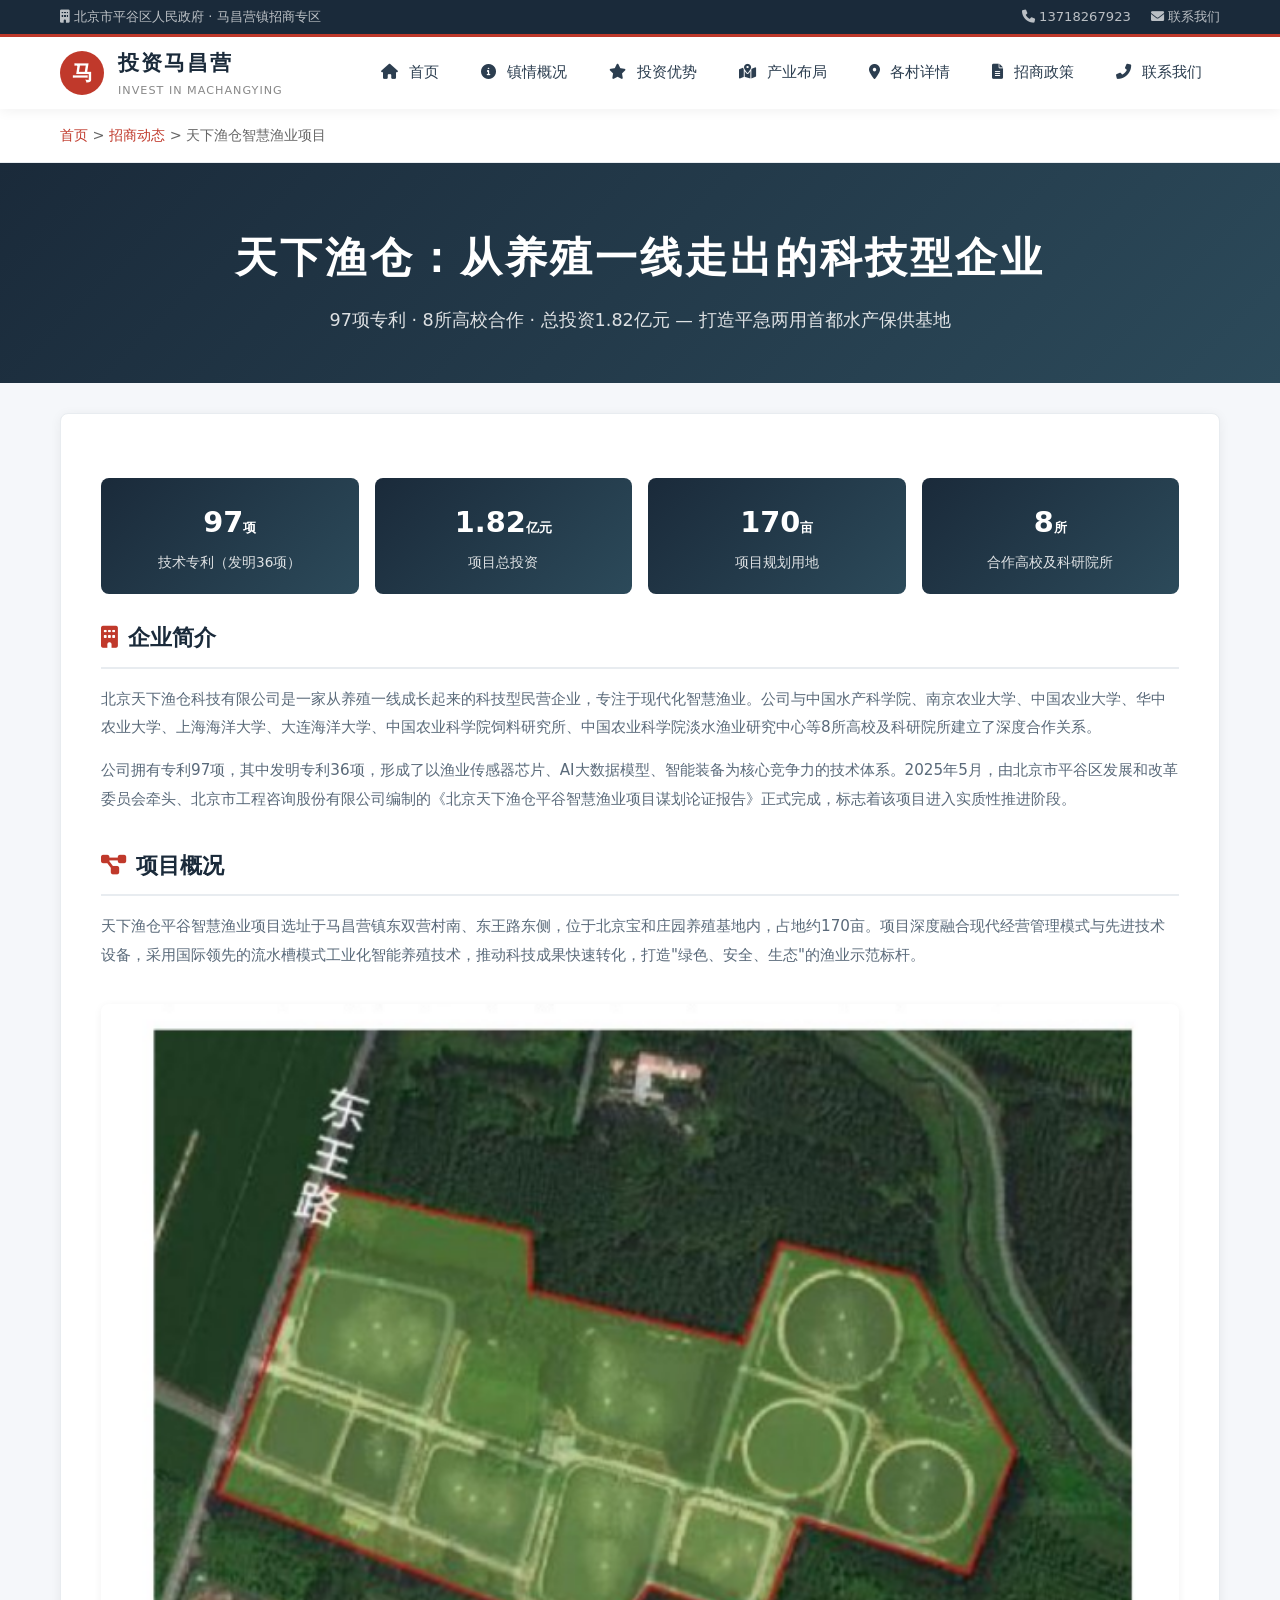
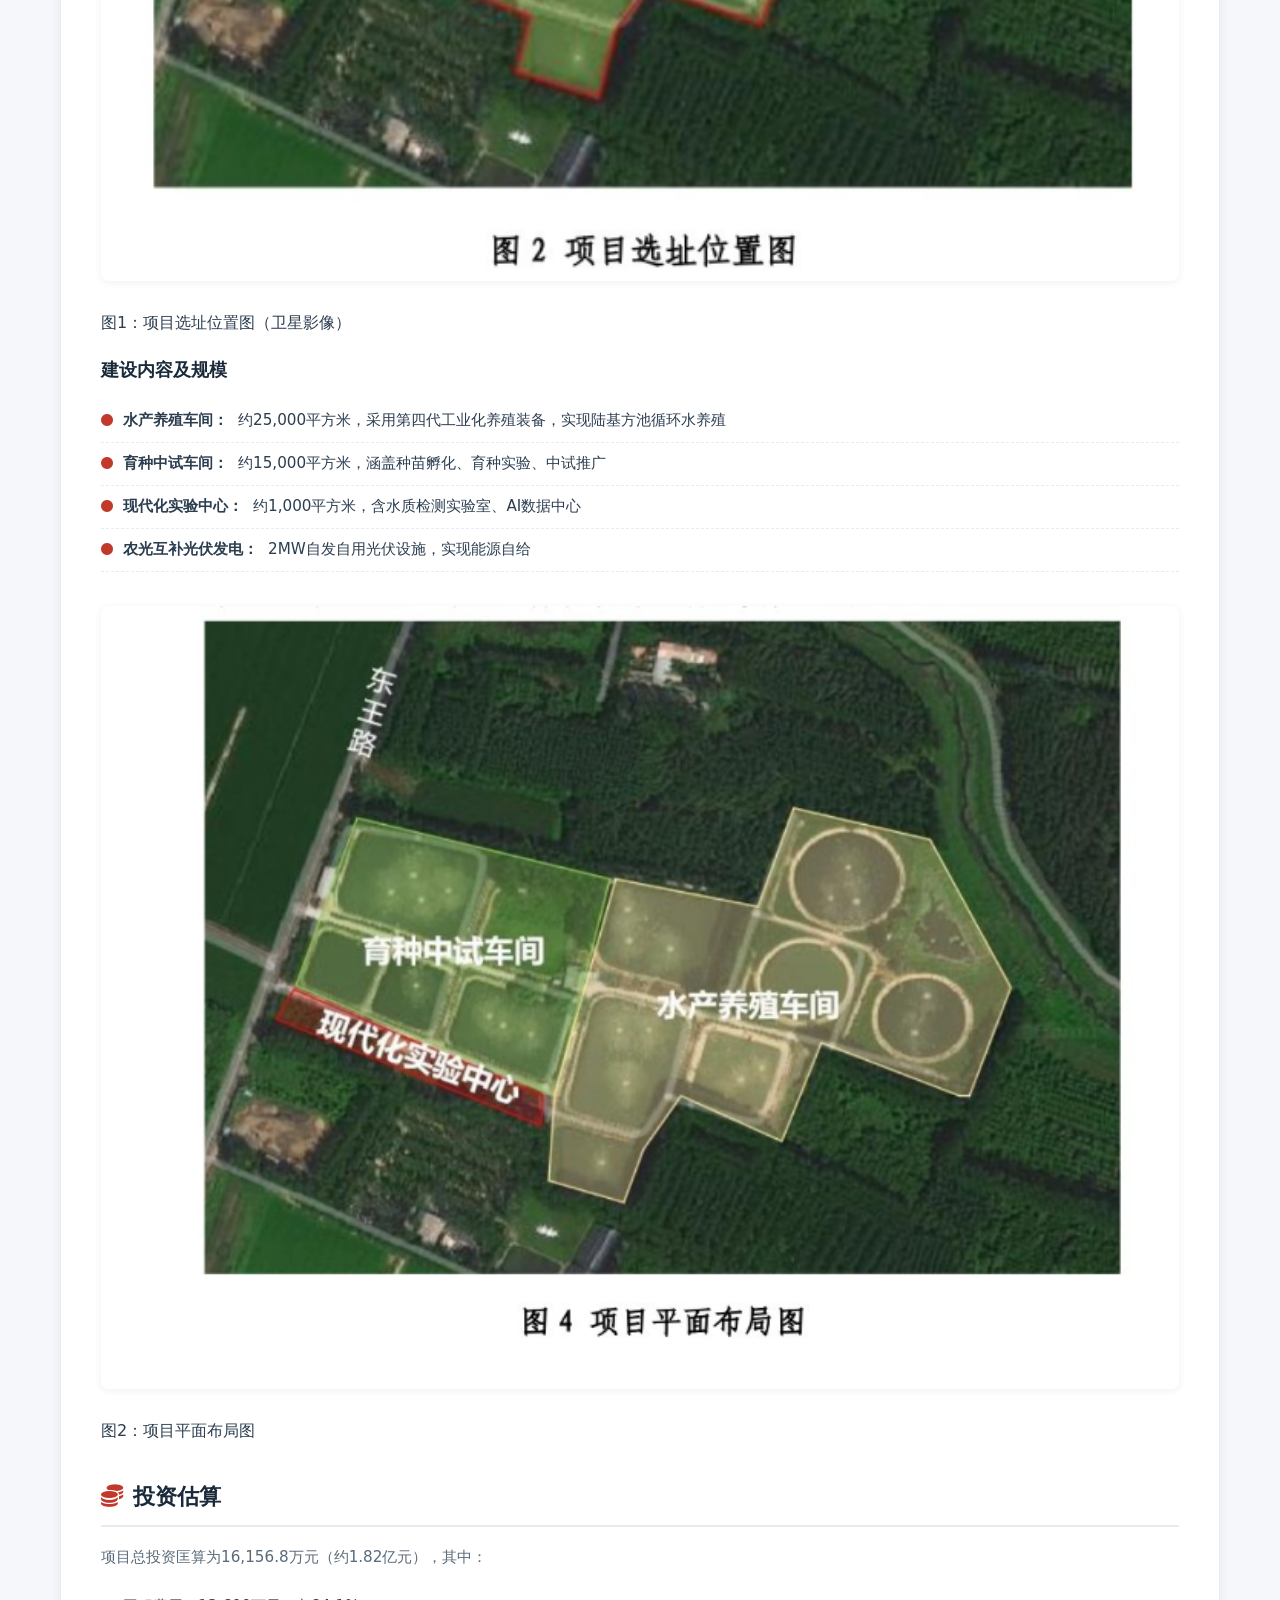
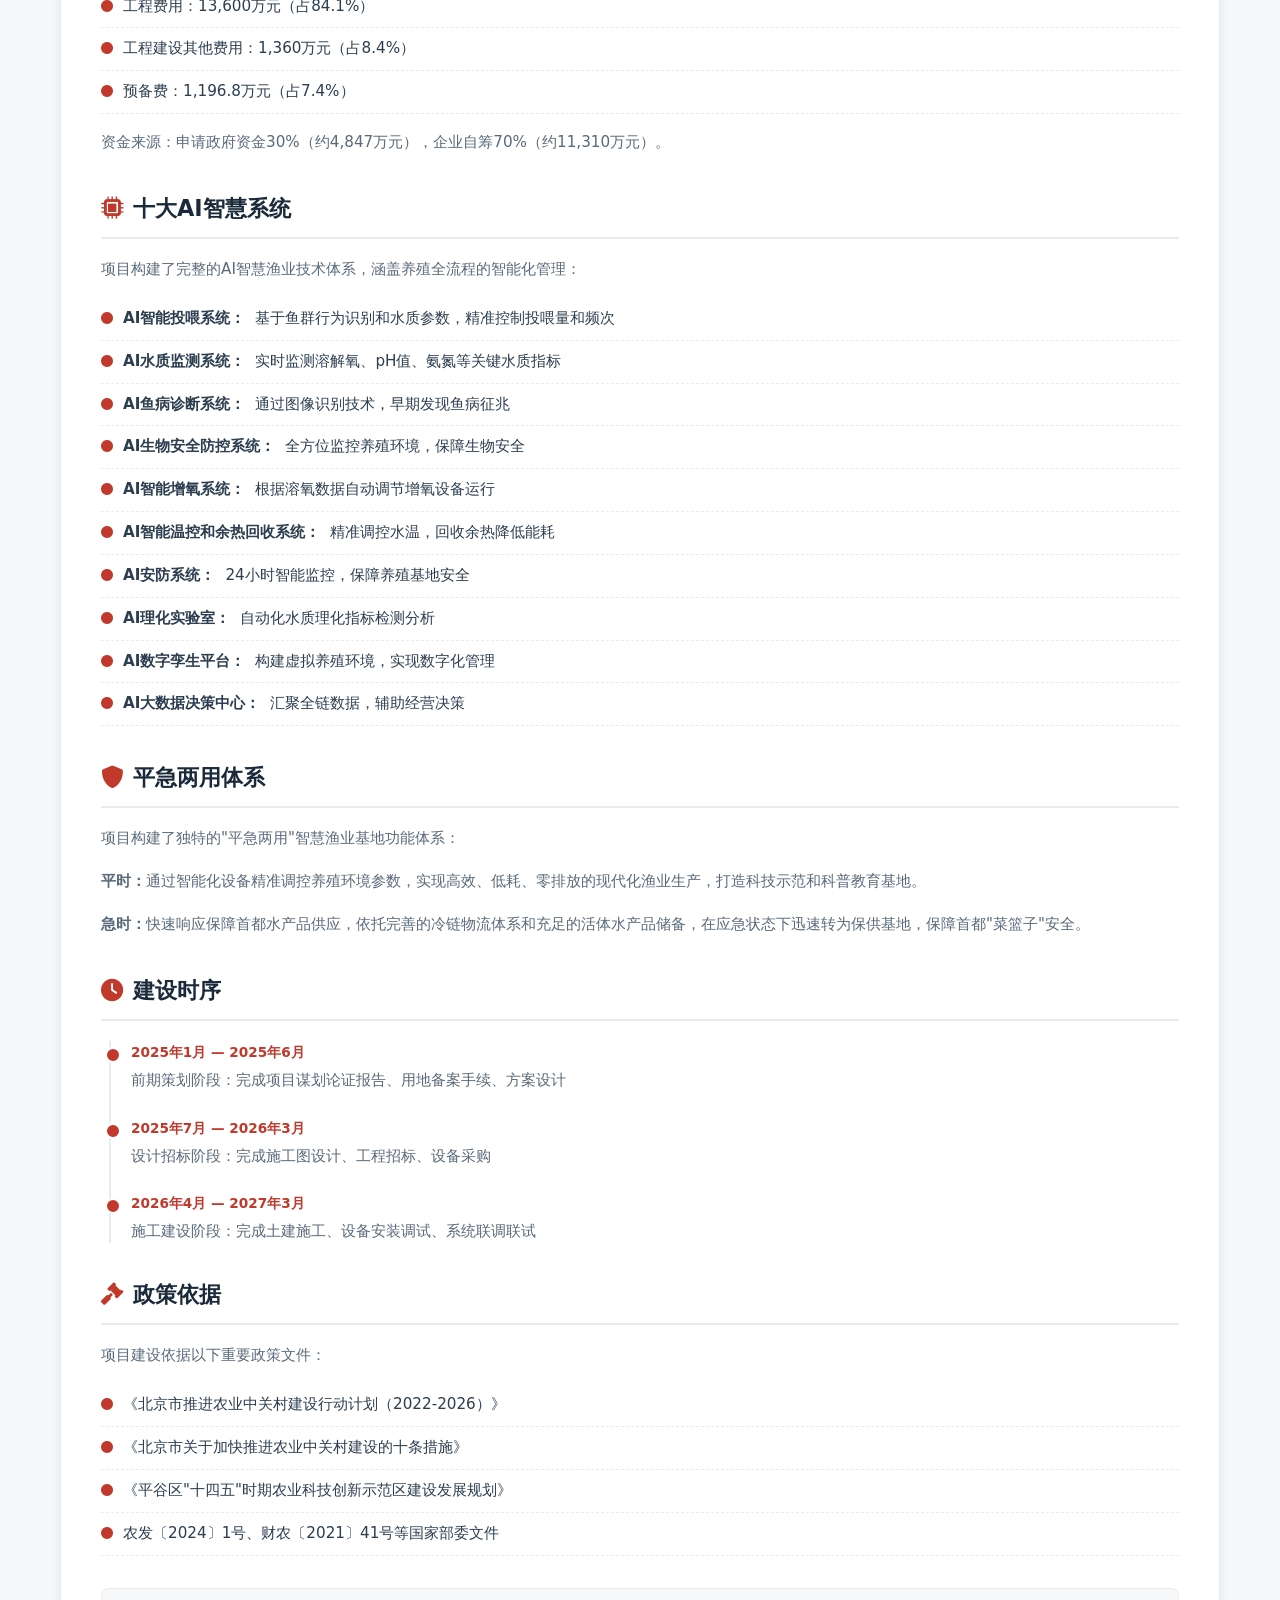
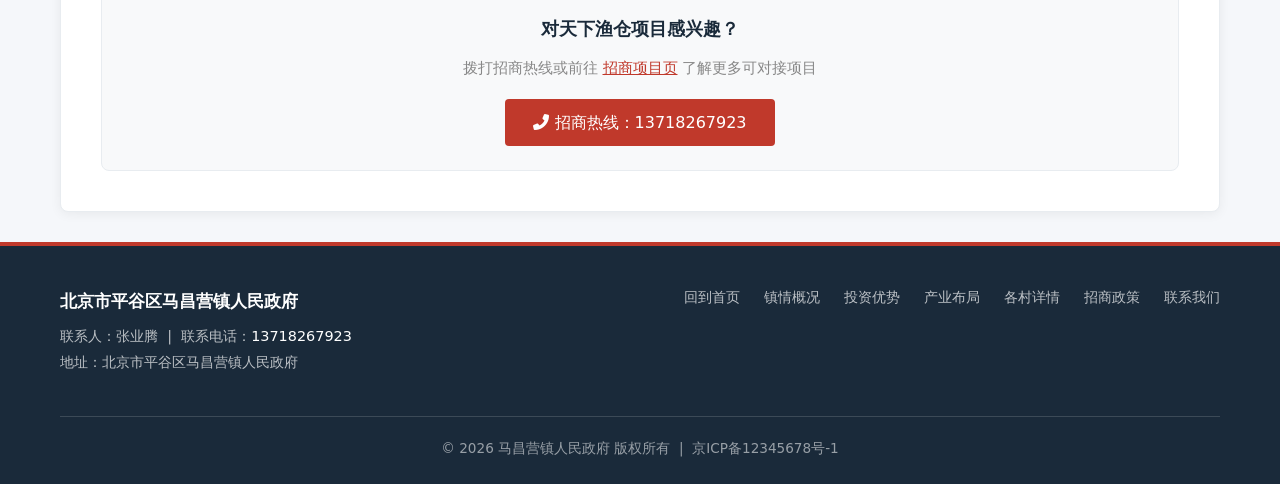
<file: case-tianxiayucang.html>
<!DOCTYPE html>
<html lang="zh-CN">
<head>
    <meta charset="UTF-8">
    <meta name="viewport" content="width=device-width, initial-scale=1.0">
    <title>案例详情：天下渔仓 - 投资马昌营</title>
    <link rel="stylesheet" href="https://cdnjs.cloudflare.com/ajax/libs/font-awesome/6.0.0-beta3/css/all.min.css">
    <link rel="stylesheet" href="assets/css/style.css">
    <style>
        .breadcrumb { background: var(--white); padding: 14px 0; border-bottom: 1px solid var(--border); font-size: 0.9rem; color: #666; }
        .breadcrumb a { color: var(--red); text-decoration: none; }
        .article-wrap { background: var(--white); border-radius: 8px; padding: 40px; margin: 30px 0; box-shadow: 0 2px 12px var(--shadow); border: 1px solid var(--border); }
        .article-wrap h2 { font-size: 1.4rem; color: var(--navy); margin: 32px 0 16px; padding-bottom: 10px; border-bottom: 2px solid var(--border); }
        .article-wrap h2:first-of-type { margin-top: 0; }
        .article-wrap h3 { font-size: 1.1rem; color: var(--navy); margin: 20px 0 10px; }
        .article-wrap p { color: var(--text-light); line-height: 1.9; margin-bottom: 14px; font-size: 0.95rem; }
        .article-wrap ul { list-style: none; padding: 0; margin: 14px 0; }
        .article-wrap ul li { padding: 8px 0; border-bottom: 1px dashed var(--border); color: var(--text); display: flex; align-items: flex-start; gap: 10px; font-size: 0.95rem; }
        .article-wrap ul li i { color: var(--red); font-size: 0.75rem; margin-top: 6px; }
        .article-img { width: 100%; border-radius: 8px; margin: 20px 0; box-shadow: 0 2px 8px var(--shadow); }
        .article-img figcaption { text-align: center; color: #888; font-size: 0.85rem; margin-top: 8px; }
        .data-banner { display: grid; grid-template-columns: repeat(4, 1fr); gap: 16px; margin: 24px 0; }
        .data-banner .item { background: linear-gradient(135deg, var(--navy) 0%, var(--navy-light) 100%); color: var(--white); border-radius: 8px; padding: 20px; text-align: center; }
        .data-banner .item .num { font-size: 1.8rem; font-weight: 700; }
        .data-banner .item .lbl { opacity: 0.85; font-size: 0.85rem; margin-top: 4px; }
        .timeline { position: relative; padding-left: 30px; margin: 20px 0; }
        .timeline::before { content: ''; position: absolute; left: 8px; top: 0; bottom: 0; width: 2px; background: var(--border); }
        .timeline .t-item { position: relative; margin-bottom: 24px; }
        .timeline .t-item::before { content: ''; position: absolute; left: -26px; top: 6px; width: 12px; height: 12px; background: var(--red); border-radius: 50%; border: 2px solid var(--white); }
        .timeline .t-item .t-date { font-size: 0.85rem; color: var(--red); font-weight: 600; }
        .timeline .t-item .t-text { color: var(--text-light); font-size: 0.95rem; line-height: 1.6; margin-top: 4px; }
        @media (max-width: 992px) { .data-banner { grid-template-columns: repeat(2, 1fr); } }
        @media (max-width: 768px) { .article-wrap { padding: 20px; } .data-banner { grid-template-columns: repeat(2, 1fr); } }
    </style>
</head>
<body>
    <div class="gov-top-bar">
        <div class="container">
            <span><i class="fas fa-building"></i> 北京市平谷区人民政府 · 马昌营镇招商专区</span>
            <span><a href="tel:13718267923"><i class="fas fa-phone"></i> 13718267923</a><a href="contact.html"><i class="fas fa-envelope"></i> 联系我们</a></span>
        </div>
    </div>
    <nav class="navbar">
        <div class="container">
            <a href="index.html" class="logo"><div class="emblem">马</div><div class="logo-text"><span class="main">投资马昌营</span><span class="sub">INVEST IN MACHANGYING</span></div></a>
            <div class="nav-links" id="navLinks">
                <a href="index.html"><i class="fas fa-home"></i> 首页</a>
                <a href="about.html"><i class="fas fa-info-circle"></i> 镇情概况</a>
                <a href="advantages.html"><i class="fas fa-star"></i> 投资优势</a>
                <a href="industry.html"><i class="fas fa-map-marked-alt"></i> 产业布局</a>
                <a href="villages.html"><i class="fas fa-map-marker-alt"></i> 各村详情</a>
                <a href="policy.html"><i class="fas fa-file-alt"></i> 招商政策</a>
                <a href="contact.html"><i class="fas fa-phone-alt"></i> 联系我们</a>
            </div>
            <div class="menu-toggle" id="menuToggle"><i class="fas fa-bars"></i></div>
        </div>
    </nav>
    <div class="breadcrumb"><div class="container"><a href="index.html">首页</a> &gt; <a href="news.html">招商动态</a> &gt; 天下渔仓智慧渔业项目</div></div>
    <header class="page-header">
        <div class="container"><h1>天下渔仓：从养殖一线走出的科技型企业</h1><p>97项专利 · 8所高校合作 · 总投资1.82亿元 — 打造平急两用首都水产保供基地</p></div>
    </header>
    <main class="container">

        <div class="article-wrap">

            <!-- 核心数据 -->
            <div class="data-banner">
                <div class="item"><div class="num">97<small style="font-size:0.8rem">项</small></div><div class="lbl">技术专利（发明36项）</div></div>
                <div class="item"><div class="num">1.82<small style="font-size:0.8rem">亿元</small></div><div class="lbl">项目总投资</div></div>
                <div class="item"><div class="num">170<small style="font-size:0.8rem">亩</small></div><div class="lbl">项目规划用地</div></div>
                <div class="item"><div class="num">8<small style="font-size:0.8rem">所</small></div><div class="lbl">合作高校及科研院所</div></div>
            </div>

            <!-- 企业简介 -->
            <h2><i class="fas fa-building" style="color: var(--red); margin-right: 10px;"></i>企业简介</h2>
            <p>北京天下渔仓科技有限公司是一家从养殖一线成长起来的科技型民营企业，专注于现代化智慧渔业。公司与中国水产科学院、南京农业大学、中国农业大学、华中农业大学、上海海洋大学、大连海洋大学、中国农业科学院饲料研究所、中国农业科学院淡水渔业研究中心等8所高校及科研院所建立了深度合作关系。</p>
            <p>公司拥有专利97项，其中发明专利36项，形成了以渔业传感器芯片、AI大数据模型、智能装备为核心竞争力的技术体系。2025年5月，由北京市平谷区发展和改革委员会牵头、北京市工程咨询股份有限公司编制的《北京天下渔仓平谷智慧渔业项目谋划论证报告》正式完成，标志着该项目进入实质性推进阶段。</p>

            <!-- 项目概况 -->
            <h2><i class="fas fa-project-diagram" style="color: var(--red); margin-right: 10px;"></i>项目概况</h2>
            <p>天下渔仓平谷智慧渔业项目选址于马昌营镇东双营村南、东王路东侧，位于北京宝和庄园养殖基地内，占地约170亩。项目深度融合现代经营管理模式与先进技术设备，采用国际领先的流水槽模式工业化智能养殖技术，推动科技成果快速转化，打造"绿色、安全、生态"的渔业示范标杆。</p>

            <figure>
                <img src="images/天下渔仓_选址位置图.png" alt="项目选址位置图" class="article-img">
                <figcaption>图1：项目选址位置图（卫星影像）</figcaption>
            </figure>

            <h3>建设内容及规模</h3>
            <ul>
                <li><i class="fas fa-circle"></i> <strong>水产养殖车间：</strong>约25,000平方米，采用第四代工业化养殖装备，实现陆基方池循环水养殖</li>
                <li><i class="fas fa-circle"></i> <strong>育种中试车间：</strong>约15,000平方米，涵盖种苗孵化、育种实验、中试推广</li>
                <li><i class="fas fa-circle"></i> <strong>现代化实验中心：</strong>约1,000平方米，含水质检测实验室、AI数据中心</li>
                <li><i class="fas fa-circle"></i> <strong>农光互补光伏发电：</strong>2MW自发自用光伏设施，实现能源自给</li>
            </ul>

            <figure>
                <img src="images/天下渔仓_平面布局图.png" alt="项目平面布局图" class="article-img">
                <figcaption>图2：项目平面布局图</figcaption>
            </figure>

            <!-- 投资估算 -->
            <h2><i class="fas fa-coins" style="color: var(--red); margin-right: 10px;"></i>投资估算</h2>
            <p>项目总投资匡算为16,156.8万元（约1.82亿元），其中：</p>
            <ul>
                <li><i class="fas fa-circle"></i> 工程费用：13,600万元（占84.1%）</li>
                <li><i class="fas fa-circle"></i> 工程建设其他费用：1,360万元（占8.4%）</li>
                <li><i class="fas fa-circle"></i> 预备费：1,196.8万元（占7.4%）</li>
            </ul>
            <p>资金来源：申请政府资金30%（约4,847万元），企业自筹70%（约11,310万元）。</p>

            <!-- 智慧系统 -->
            <h2><i class="fas fa-microchip" style="color: var(--red); margin-right: 10px;"></i>十大AI智慧系统</h2>
            <p>项目构建了完整的AI智慧渔业技术体系，涵盖养殖全流程的智能化管理：</p>
            <ul>
                <li><i class="fas fa-circle"></i> <strong>AI智能投喂系统：</strong>基于鱼群行为识别和水质参数，精准控制投喂量和频次</li>
                <li><i class="fas fa-circle"></i> <strong>AI水质监测系统：</strong>实时监测溶解氧、pH值、氨氮等关键水质指标</li>
                <li><i class="fas fa-circle"></i> <strong>AI鱼病诊断系统：</strong>通过图像识别技术，早期发现鱼病征兆</li>
                <li><i class="fas fa-circle"></i> <strong>AI生物安全防控系统：</strong>全方位监控养殖环境，保障生物安全</li>
                <li><i class="fas fa-circle"></i> <strong>AI智能增氧系统：</strong>根据溶氧数据自动调节增氧设备运行</li>
                <li><i class="fas fa-circle"></i> <strong>AI智能温控和余热回收系统：</strong>精准调控水温，回收余热降低能耗</li>
                <li><i class="fas fa-circle"></i> <strong>AI安防系统：</strong>24小时智能监控，保障养殖基地安全</li>
                <li><i class="fas fa-circle"></i> <strong>AI理化实验室：</strong>自动化水质理化指标检测分析</li>
                <li><i class="fas fa-circle"></i> <strong>AI数字孪生平台：</strong>构建虚拟养殖环境，实现数字化管理</li>
                <li><i class="fas fa-circle"></i> <strong>AI大数据决策中心：</strong>汇聚全链数据，辅助经营决策</li>
            </ul>

            <!-- 平急两用 -->
            <h2><i class="fas fa-shield-alt" style="color: var(--red); margin-right: 10px;"></i>平急两用体系</h2>
            <p>项目构建了独特的"平急两用"智慧渔业基地功能体系：</p>
            <p><strong>平时：</strong>通过智能化设备精准调控养殖环境参数，实现高效、低耗、零排放的现代化渔业生产，打造科技示范和科普教育基地。</p>
            <p><strong>急时：</strong>快速响应保障首都水产品供应，依托完善的冷链物流体系和充足的活体水产品储备，在应急状态下迅速转为保供基地，保障首都"菜篮子"安全。</p>

            <!-- 建设时序 -->
            <h2><i class="fas fa-clock" style="color: var(--red); margin-right: 10px;"></i>建设时序</h2>
            <div class="timeline">
                <div class="t-item">
                    <div class="t-date">2025年1月 — 2025年6月</div>
                    <div class="t-text">前期策划阶段：完成项目谋划论证报告、用地备案手续、方案设计</div>
                </div>
                <div class="t-item">
                    <div class="t-date">2025年7月 — 2026年3月</div>
                    <div class="t-text">设计招标阶段：完成施工图设计、工程招标、设备采购</div>
                </div>
                <div class="t-item">
                    <div class="t-date">2026年4月 — 2027年3月</div>
                    <div class="t-text">施工建设阶段：完成土建施工、设备安装调试、系统联调联试</div>
                </div>
            </div>

            <!-- 政策依据 -->
            <h2><i class="fas fa-gavel" style="color: var(--red); margin-right: 10px;"></i>政策依据</h2>
            <p>项目建设依据以下重要政策文件：</p>
            <ul>
                <li><i class="fas fa-circle"></i> 《北京市推进农业中关村建设行动计划（2022-2026）》</li>
                <li><i class="fas fa-circle"></i> 《北京市关于加快推进农业中关村建设的十条措施》</li>
                <li><i class="fas fa-circle"></i> 《平谷区"十四五"时期农业科技创新示范区建设发展规划》</li>
                <li><i class="fas fa-circle"></i> 农发〔2024〕1号、财农〔2021〕41号等国家部委文件</li>
            </ul>

            <!-- 联系咨询 -->
            <div style="background: #f8f9fa; border-radius: 8px; padding: 24px; margin-top: 32px; text-align: center; border: 1px solid var(--border);">
                <p style="color: var(--navy); font-size: 1.1rem; font-weight: 600; margin-bottom: 8px;">对天下渔仓项目感兴趣？</p>
                <p style="color: #888; margin-bottom: 16px;">拨打招商热线或前往 <a href="projects.html" style="color: var(--red);">招商项目页</a> 了解更多可对接项目</p>
                <a href="tel:13718267923" class="consult-btn"><i class="fas fa-phone-alt"></i> 招商热线：13718267923</a>
            </div>
        </div>

    </main>

    <footer class="footer">
        <div class="container">
            <div class="left">
                <div class="org">北京市平谷区马昌营镇人民政府</div>
                <div>联系人：张业腾 &nbsp;|&nbsp; 联系电话：<a href="tel:13718267923">13718267923</a></div>
                <div>地址：北京市平谷区马昌营镇人民政府</div>
            </div>
            <div class="right">
                <a href="index.html">回到首页</a><a href="about.html">镇情概况</a><a href="advantages.html">投资优势</a><a href="industry.html">产业布局</a><a href="villages.html">各村详情</a><a href="policy.html">招商政策</a><a href="contact.html">联系我们</a>
            </div>
            <div class="footer-copyright"><p>&copy; 2026 马昌营镇人民政府 版权所有 &nbsp;|&nbsp; 京ICP备12345678号-1</p></div>
        </div>
    </footer>

    <script src="assets/js/main.js"></script>
</body>
</html>
</file>
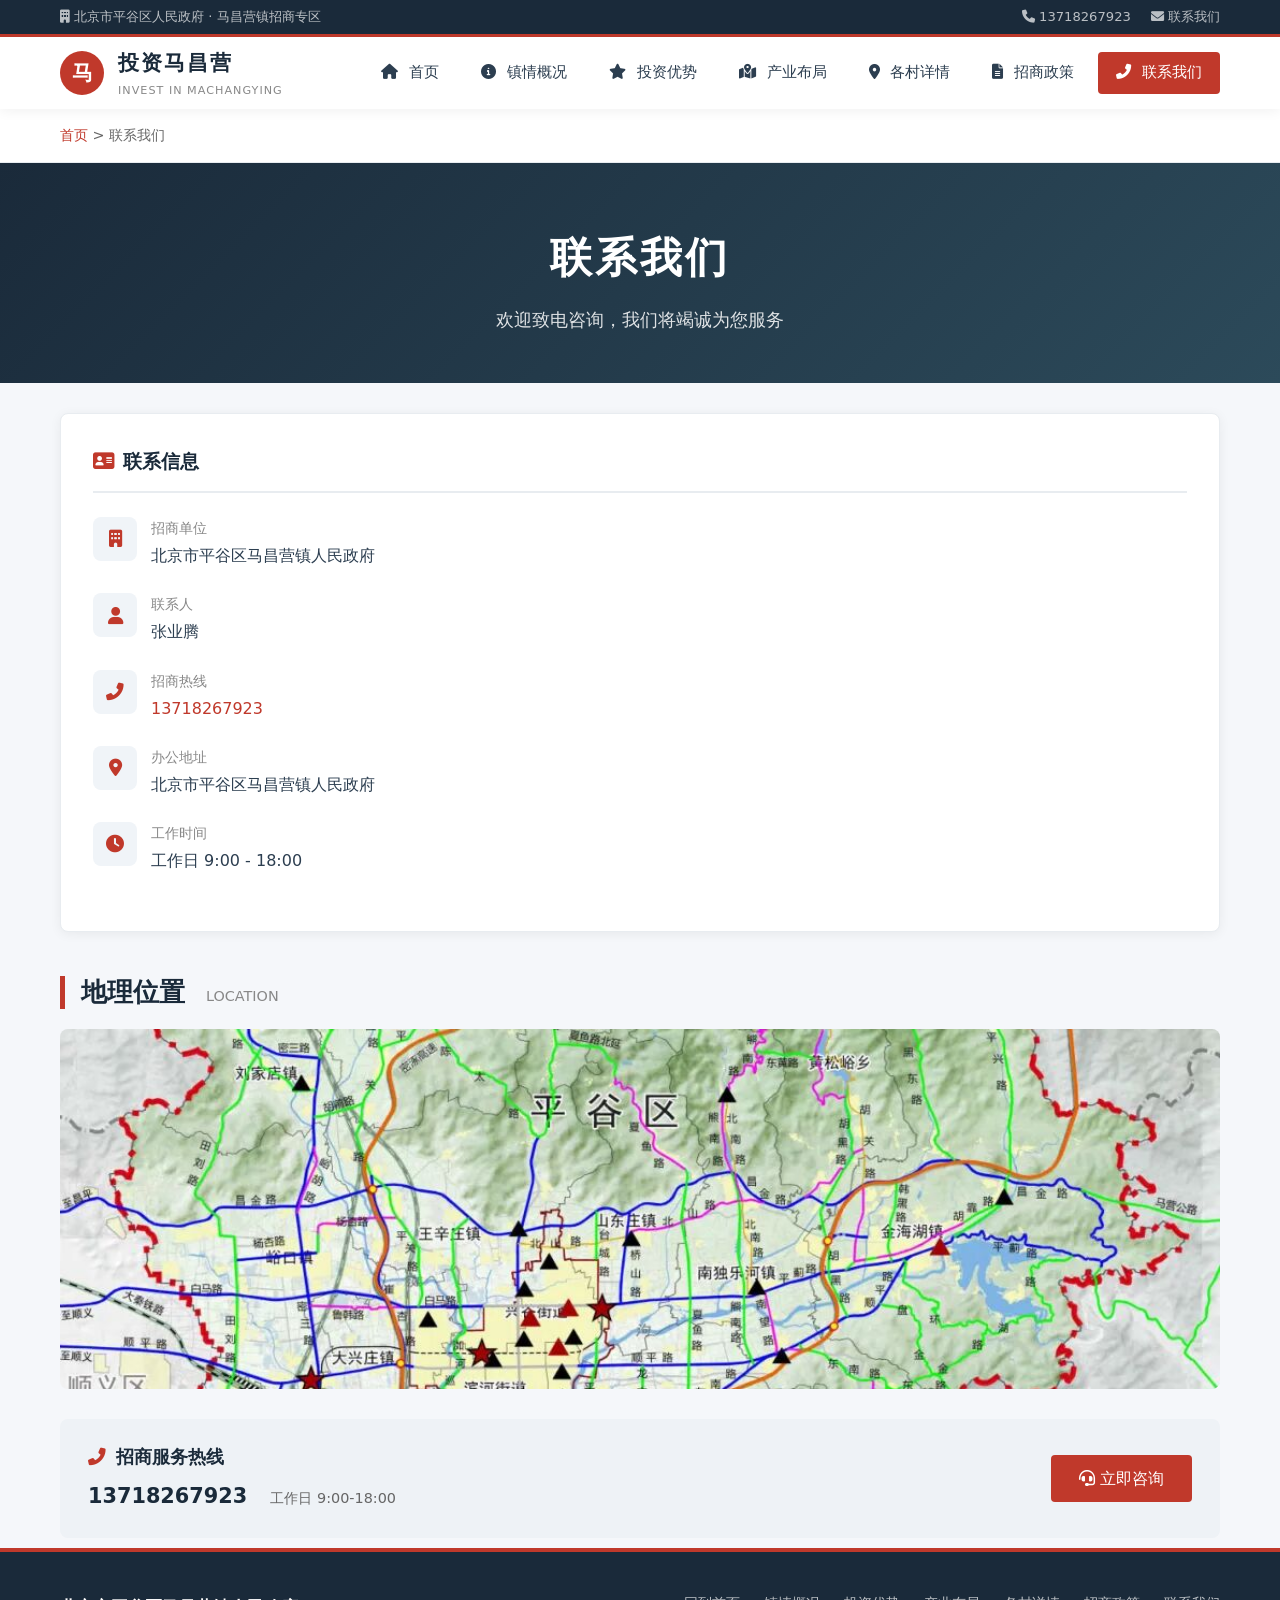
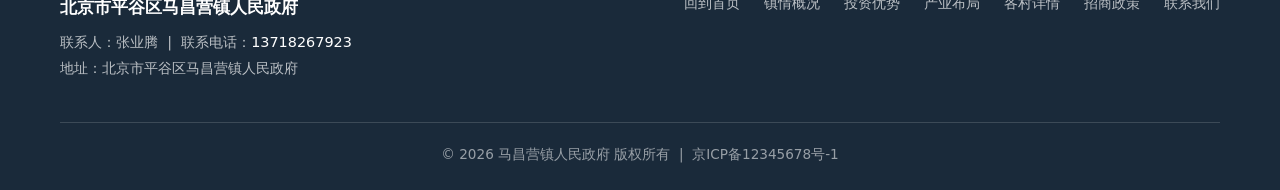
<file: contact.html>
<!DOCTYPE html>
<html lang="zh-CN">
<head>
    <meta charset="UTF-8">
    <meta name="viewport" content="width=device-width, initial-scale=1.0">
    <title>联系我们 - 投资马昌营</title>
    <link rel="stylesheet" href="https://cdnjs.cloudflare.com/ajax/libs/font-awesome/6.0.0-beta3/css/all.min.css">
    <link rel="stylesheet" href="assets/css/style.css">
    <style>
        .breadcrumb { background: var(--white); padding: 14px 0; border-bottom: 1px solid var(--border); font-size: 0.9rem; color: #666; }
        .breadcrumb a { color: var(--red); text-decoration: none; }
        .contact-info-card { background: var(--white); border-radius: 8px; padding: 32px; box-shadow: 0 2px 12px var(--shadow); border: 1px solid var(--border); margin: 30px 0; }
        .contact-info-card h3 { font-size: 1.2rem; color: var(--navy); margin-bottom: 24px; padding-bottom: 12px; border-bottom: 2px solid var(--border); }
        .info-item { display: flex; align-items: flex-start; gap: 14px; margin-bottom: 24px; }
        .info-item i { width: 44px; height: 44px; background: #f0f4f8; border-radius: 8px; display: flex; align-items: center; justify-content: center; color: var(--red); font-size: 1.1rem; flex-shrink: 0; }
        .info-item .label { font-size: 0.85rem; color: #888; margin-bottom: 2px; }
        .info-item .value { font-size: 1rem; color: var(--text); font-weight: 500; }
        .info-item .value a { color: var(--red); text-decoration: none; }
        .info-item .value a:hover { text-decoration: underline; }

        @media (max-width: 768px) { .contact-info-card { padding: 20px; } }
    </style>
</head>
<body>
    <div class="gov-top-bar">
        <div class="container">
            <span><i class="fas fa-building"></i> 北京市平谷区人民政府 · 马昌营镇招商专区</span>
            <span><a href="tel:13718267923"><i class="fas fa-phone"></i> 13718267923</a><a href="contact.html"><i class="fas fa-envelope"></i> 联系我们</a></span>
        </div>
    </div>
    <nav class="navbar">
        <div class="container">
            <a href="index.html" class="logo"><div class="emblem">马</div><div class="logo-text"><span class="main">投资马昌营</span><span class="sub">INVEST IN MACHANGYING</span></div></a>
            <div class="nav-links" id="navLinks">
                <a href="index.html"><i class="fas fa-home"></i> 首页</a>
                <a href="about.html"><i class="fas fa-info-circle"></i> 镇情概况</a>
                <a href="advantages.html"><i class="fas fa-star"></i> 投资优势</a>
                <a href="industry.html"><i class="fas fa-map-marked-alt"></i> 产业布局</a>
                <a href="villages.html"><i class="fas fa-map-marker-alt"></i> 各村详情</a>
                <a href="policy.html"><i class="fas fa-file-alt"></i> 招商政策</a>
                <a href="contact.html" class="active"><i class="fas fa-phone-alt"></i> 联系我们</a>
            </div>
            <div class="menu-toggle" id="menuToggle"><i class="fas fa-bars"></i></div>
        </div>
    </nav>
    <div class="breadcrumb"><div class="container"><a href="index.html">首页</a> &gt; 联系我们</div></div>
    <header class="page-header">
        <div class="container"><h1>联系我们</h1><p>欢迎致电咨询，我们将竭诚为您服务</p></div>
    </header>
    <main class="container">
        <div class="contact-info-card">
            <h3><i class="fas fa-address-card" style="color: var(--red); margin-right: 8px;"></i>联系信息</h3>
            <div class="info-item"><i class="fas fa-building"></i><div><div class="label">招商单位</div><div class="value">北京市平谷区马昌营镇人民政府</div></div></div>
            <div class="info-item"><i class="fas fa-user"></i><div><div class="label">联系人</div><div class="value">张业腾</div></div></div>
            <div class="info-item"><i class="fas fa-phone-alt"></i><div><div class="label">招商热线</div><div class="value"><a href="tel:13718267923">13718267923</a></div></div></div>
            <div class="info-item"><i class="fas fa-map-marker-alt"></i><div><div class="label">办公地址</div><div class="value">北京市平谷区马昌营镇人民政府</div></div></div>
            <div class="info-item"><i class="fas fa-clock"></i><div><div class="label">工作时间</div><div class="value">工作日 9:00 - 18:00</div></div></div>
        </div>
        <h2 class="section-title">地理位置 <span>LOCATION</span></h2>
        <div style="margin:16px 0;border-radius:8px;overflow:hidden;"><img src="images/web_real/04_transport_plan.jpg" alt="平谷区综合交通规划图" style="width:100%;height:360px;object-fit:cover;display:block;"></div>
        <div class="contact-bar" style="margin-top: 30px;">
            <div><h4><i class="fas fa-phone-alt"></i>招商服务热线</h4><p>13718267923 <span>工作日 9:00-18:00</span></p></div>
            <div><a href="tel:13718267923" class="consult-btn"><i class="fas fa-headset"></i> 立即咨询</a></div>
        </div>
    </main>
    <footer class="footer">
        <div class="container">
            <div class="left">
                <div class="org">北京市平谷区马昌营镇人民政府</div>
                <div>联系人：张业腾 &nbsp;|&nbsp; 联系电话：<a href="tel:13718267923">13718267923</a></div>
                <div>地址：北京市平谷区马昌营镇人民政府</div>
            </div>
            <div class="right">
                <a href="index.html">回到首页</a><a href="about.html">镇情概况</a><a href="advantages.html">投资优势</a><a href="industry.html">产业布局</a><a href="villages.html">各村详情</a><a href="policy.html">招商政策</a><a href="contact.html">联系我们</a>
            </div>
            <div class="footer-copyright"><p>&copy; 2026 马昌营镇人民政府 版权所有 &nbsp;|&nbsp; 京ICP备12345678号-1</p></div>
        </div>
    </footer>
    <script src="assets/js/main.js"></script>
</body>
</html>
</file>
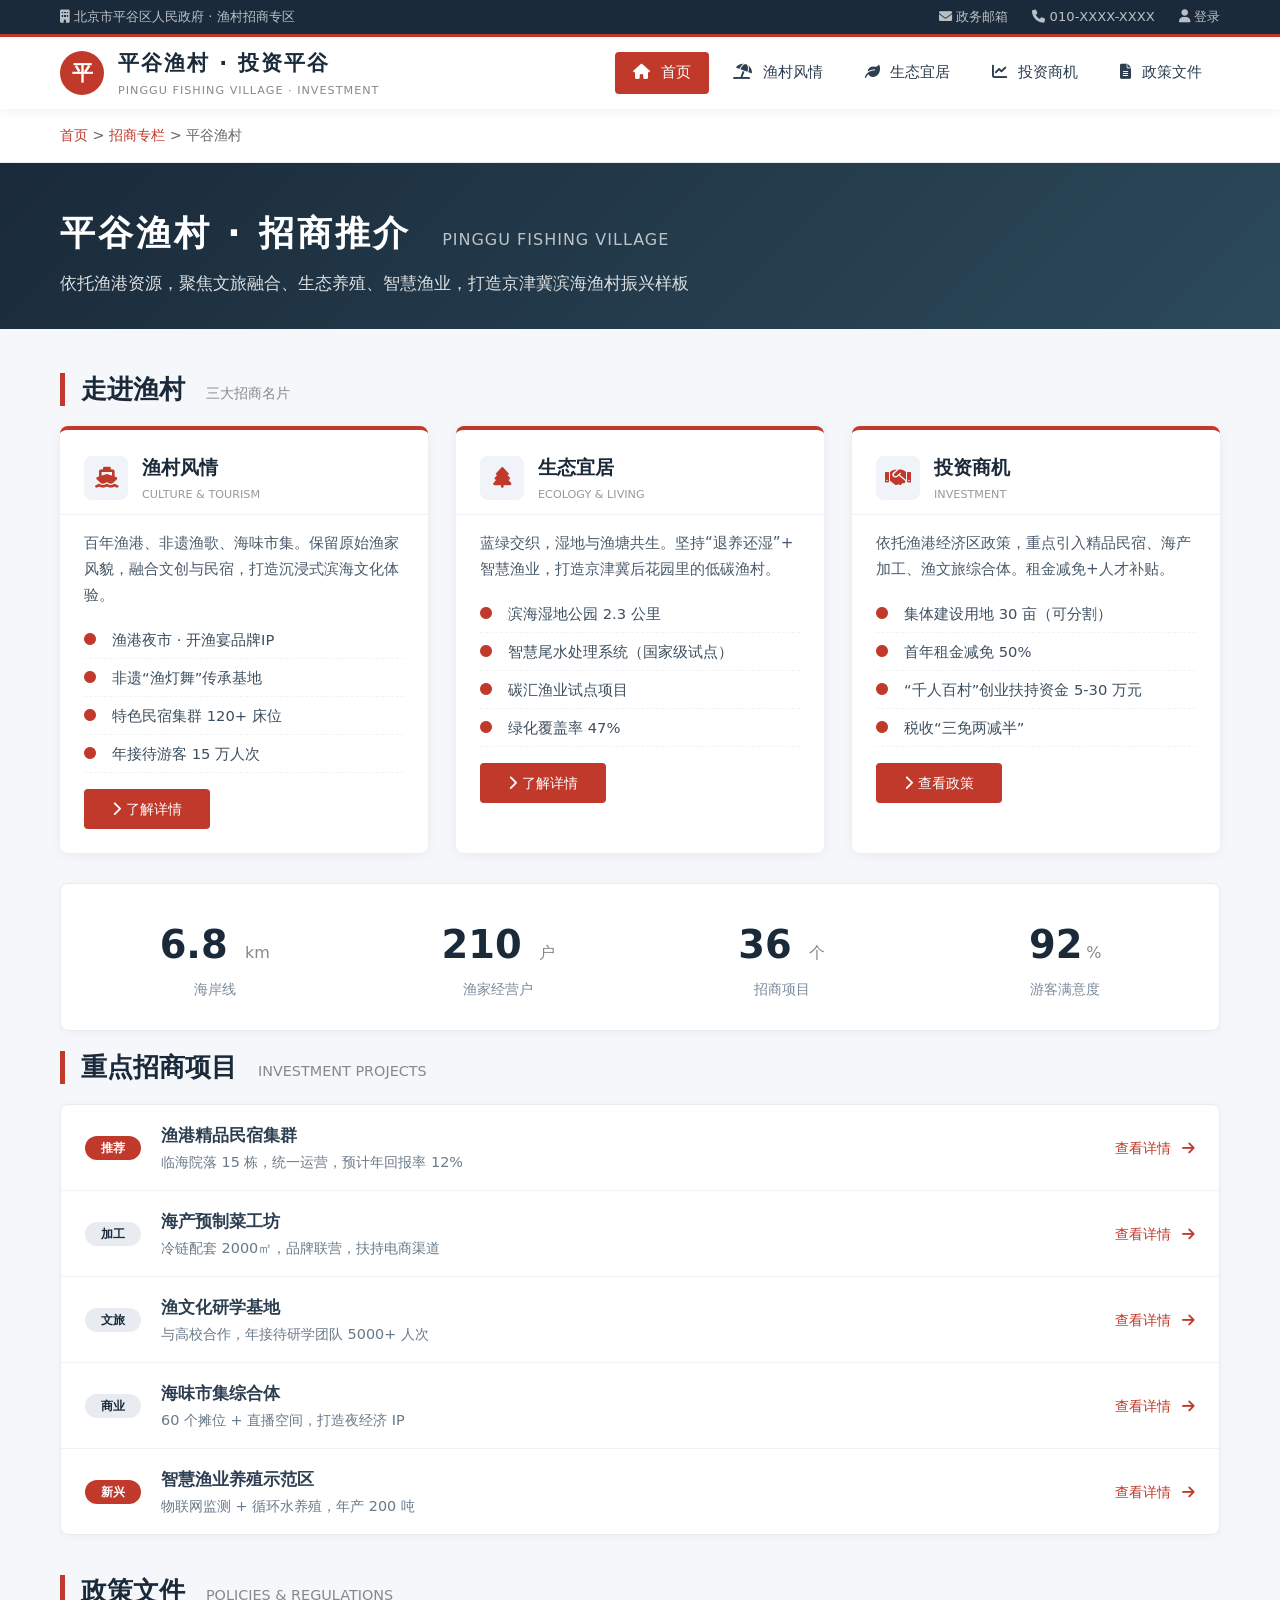
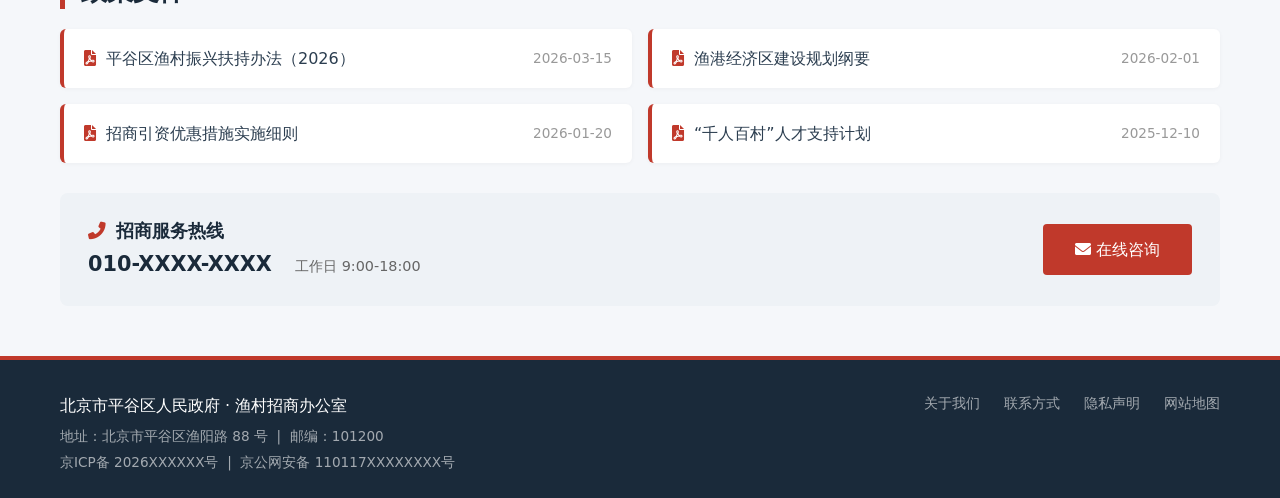
<file: deepseek_html_20260707_bc60e7.html>
<!DOCTYPE html>
<html lang="zh-CN">
<head>
    <meta charset="UTF-8" />
    <meta name="viewport" content="width=device-width, initial-scale=1.0" />
    <title>平谷渔村 · 招商投资平台</title>
    <link rel="stylesheet" href="https://cdnjs.cloudflare.com/ajax/libs/font-awesome/6.0.0-beta3/css/all.min.css" />
    <style>
        /* ===== 全局重置 ===== */
        * {
            margin: 0;
            padding: 0;
            box-sizing: border-box;
        }

        body {
            font-family: '微软雅黑', 'PingFang SC', system-ui, sans-serif;
            background: #f5f7fa;
            color: #2c3e50;
            line-height: 1.7;
        }

        .container {
            max-width: 1200px;
            margin: 0 auto;
            padding: 0 20px;
        }

        /* ===== 顶部政务导航条 ===== */
        .gov-top-bar {
            background: #1a2a3a;
            color: rgba(255, 255, 255, 0.7);
            font-size: 0.82rem;
            padding: 6px 0;
            border-bottom: 3px solid #c0392b;
        }
        .gov-top-bar .container {
            display: flex;
            justify-content: space-between;
            flex-wrap: wrap;
        }
        .gov-top-bar a {
            color: rgba(255, 255, 255, 0.7);
            text-decoration: none;
            margin-left: 20px;
        }
        .gov-top-bar a:hover {
            color: #fff;
        }

        /* ===== 主导航 ===== */
        .navbar {
            background: #ffffff;
            box-shadow: 0 2px 12px rgba(0, 0, 0, 0.06);
            position: sticky;
            top: 0;
            z-index: 100;
        }
        .navbar .container {
            display: flex;
            justify-content: space-between;
            align-items: center;
            height: 72px;
        }
        .logo {
            display: flex;
            align-items: center;
            gap: 14px;
        }
        .logo .emblem {
            width: 44px;
            height: 44px;
            background: #c0392b;
            border-radius: 50%;
            display: flex;
            align-items: center;
            justify-content: center;
            color: #fff;
            font-size: 1.3rem;
            font-weight: 700;
            flex-shrink: 0;
        }
        .logo-text {
            display: flex;
            flex-direction: column;
        }
        .logo-text .main {
            font-size: 1.3rem;
            font-weight: 700;
            color: #1a2a3a;
            letter-spacing: 2px;
        }
        .logo-text .sub {
            font-size: 0.7rem;
            color: #888;
            letter-spacing: 1px;
        }

        .nav-links {
            display: flex;
            gap: 6px;
            align-items: center;
        }
        .nav-links a {
            color: #2c3e50;
            text-decoration: none;
            padding: 8px 18px;
            font-size: 0.95rem;
            font-weight: 500;
            border-radius: 4px;
            transition: 0.2s;
        }
        .nav-links a:hover,
        .nav-links a.active {
            background: #c0392b;
            color: #fff;
        }
        .nav-links a i {
            margin-right: 6px;
        }

        /* ===== 面包屑 ===== */
        .breadcrumb {
            background: #fff;
            padding: 14px 0;
            border-bottom: 1px solid #e8ecf0;
            font-size: 0.9rem;
            color: #666;
        }
        .breadcrumb a {
            color: #c0392b;
            text-decoration: none;
        }

        /* ===== 页面标题栏 ===== */
        .page-header {
            background: linear-gradient(135deg, #1a2a3a 0%, #2c4a5a 100%);
            color: #fff;
            padding: 40px 0 32px;
        }
        .page-header h1 {
            font-size: 2.2rem;
            font-weight: 600;
            letter-spacing: 3px;
        }
        .page-header h1 small {
            font-size: 1rem;
            font-weight: 400;
            opacity: 0.7;
            margin-left: 16px;
            letter-spacing: 1px;
        }
        .page-header p {
            opacity: 0.85;
            margin-top: 6px;
            font-size: 1.05rem;
        }

        /* ===== 核心内容：三大板块（政府风格卡片） ===== */
        .section-title {
            font-size: 1.6rem;
            font-weight: 600;
            color: #1a2a3a;
            margin: 44px 0 20px;
            padding-left: 16px;
            border-left: 5px solid #c0392b;
            line-height: 1.3;
        }
        .section-title span {
            font-size: 0.9rem;
            font-weight: 400;
            color: #888;
            margin-left: 12px;
        }

        .card-grid {
            display: grid;
            grid-template-columns: repeat(3, 1fr);
            gap: 28px;
            margin-bottom: 20px;
        }

        .card {
            background: #fff;
            border-radius: 8px;
            overflow: hidden;
            box-shadow: 0 2px 12px rgba(0, 0, 0, 0.06);
            border-top: 4px solid #c0392b;
            transition: 0.25s;
        }
        .card:hover {
            box-shadow: 0 8px 30px rgba(0, 0, 0, 0.1);
            transform: translateY(-4px);
        }

        .card-header {
            padding: 22px 24px 10px;
            border-bottom: 1px solid #f0f2f5;
            display: flex;
            align-items: center;
            gap: 14px;
        }
        .card-header .icon {
            width: 44px;
            height: 44px;
            background: #f0f4f8;
            border-radius: 8px;
            display: flex;
            align-items: center;
            justify-content: center;
            font-size: 1.3rem;
            color: #c0392b;
            flex-shrink: 0;
        }
        .card-header h3 {
            font-size: 1.2rem;
            font-weight: 600;
            color: #1a2a3a;
        }
        .card-header h3 small {
            display: block;
            font-size: 0.7rem;
            font-weight: 400;
            color: #999;
        }

        .card-body {
            padding: 16px 24px 24px;
        }
        .card-body p {
            color: #4a5a6a;
            font-size: 0.95rem;
            margin-bottom: 12px;
        }
        .card-body ul {
            list-style: none;
            padding: 0;
        }
        .card-body ul li {
            padding: 6px 0;
            border-bottom: 1px dashed #f0f2f5;
            font-size: 0.92rem;
            color: #3d4f5f;
            display: flex;
            align-items: center;
            gap: 10px;
        }
        .card-body ul li i {
            color: #c0392b;
            width: 18px;
            font-size: 0.75rem;
        }
        .card-body .btn-gov {
            display: inline-block;
            margin-top: 16px;
            padding: 8px 28px;
            background: #c0392b;
            color: #fff;
            border: none;
            border-radius: 4px;
            font-size: 0.9rem;
            font-weight: 500;
            cursor: pointer;
            transition: 0.2s;
            text-decoration: none;
        }
        .card-body .btn-gov:hover {
            background: #a93226;
        }
        .card-body .btn-gov-outline {
            display: inline-block;
            margin-top: 16px;
            padding: 8px 28px;
            background: transparent;
            color: #c0392b;
            border: 1.5px solid #c0392b;
            border-radius: 4px;
            font-size: 0.9rem;
            font-weight: 500;
            cursor: pointer;
            transition: 0.2s;
            text-decoration: none;
        }
        .card-body .btn-gov-outline:hover {
            background: #c0392b;
            color: #fff;
        }

        /* ===== 招商数据看板 ===== */
        .data-board {
            background: #fff;
            border-radius: 8px;
            padding: 28px 20px;
            margin: 30px 0 20px;
            box-shadow: 0 2px 8px rgba(0, 0, 0, 0.04);
            display: grid;
            grid-template-columns: repeat(4, 1fr);
            gap: 16px;
            text-align: center;
            border: 1px solid #e8ecf0;
        }
        .data-item .number {
            font-size: 2.4rem;
            font-weight: 700;
            color: #1a2a3a;
        }
        .data-item .number .unit {
            font-size: 1rem;
            font-weight: 400;
            color: #888;
            margin-left: 4px;
        }
        .data-item .label {
            color: #7a8a9a;
            font-size: 0.9rem;
        }

        /* ===== 重点项目列表 ===== */
        .project-list {
            background: #fff;
            border-radius: 8px;
            overflow: hidden;
            box-shadow: 0 2px 8px rgba(0, 0, 0, 0.04);
            border: 1px solid #e8ecf0;
        }
        .project-item {
            display: flex;
            align-items: center;
            padding: 16px 24px;
            border-bottom: 1px solid #f0f2f5;
            gap: 20px;
            transition: 0.15s;
        }
        .project-item:last-child {
            border-bottom: none;
        }
        .project-item:hover {
            background: #fafbfc;
        }
        .project-item .tag {
            background: #e8ecf0;
            color: #1a2a3a;
            padding: 2px 16px;
            border-radius: 20px;
            font-size: 0.75rem;
            font-weight: 600;
            white-space: nowrap;
        }
        .project-item .tag.hot {
            background: #c0392b;
            color: #fff;
        }
        .project-item .info {
            flex: 1;
        }
        .project-item .info h4 {
            font-size: 1.05rem;
            font-weight: 600;
        }
        .project-item .info p {
            font-size: 0.9rem;
            color: #6a7a8a;
        }
        .project-item .action {
            color: #c0392b;
            font-weight: 500;
            text-decoration: none;
            font-size: 0.9rem;
            white-space: nowrap;
        }
        .project-item .action i {
            margin-left: 6px;
        }

        /* ===== 政策文件区域 ===== */
        .policy-grid {
            display: grid;
            grid-template-columns: repeat(2, 1fr);
            gap: 16px;
            margin: 16px 0 10px;
        }
        .policy-item {
            background: #fff;
            border-radius: 6px;
            padding: 16px 20px;
            border-left: 4px solid #c0392b;
            box-shadow: 0 1px 4px rgba(0, 0, 0, 0.04);
            display: flex;
            justify-content: space-between;
            align-items: center;
        }
        .policy-item .name {
            font-weight: 500;
        }
        .policy-item .date {
            color: #999;
            font-size: 0.85rem;
        }

        /* ===== 页脚 ===== */
        .footer {
            background: #1a2a3a;
            color: rgba(255, 255, 255, 0.6);
            padding: 32px 0 24px;
            margin-top: 50px;
            border-top: 4px solid #c0392b;
        }
        .footer .container {
            display: flex;
            justify-content: space-between;
            flex-wrap: wrap;
            gap: 20px;
        }
        .footer .left {
            font-size: 0.85rem;
        }
        .footer .left .org {
            color: #fff;
            font-weight: 500;
            font-size: 1rem;
        }
        .footer .right {
            display: flex;
            gap: 24px;
            font-size: 0.85rem;
        }
        .footer .right a {
            color: rgba(255, 255, 255, 0.6);
            text-decoration: none;
        }
        .footer .right a:hover {
            color: #fff;
        }

        /* ===== 响应式 ===== */
        @media (max-width: 992px) {
            .card-grid {
                grid-template-columns: repeat(2, 1fr);
            }
            .data-board {
                grid-template-columns: repeat(2, 1fr);
            }
            .policy-grid {
                grid-template-columns: 1fr;
            }
        }

        @media (max-width: 768px) {
            .navbar .container {
                flex-wrap: wrap;
                height: auto;
                padding: 12px 20px;
                gap: 10px;
            }
            .nav-links {
                flex-wrap: wrap;
                gap: 4px;
            }
            .nav-links a {
                padding: 6px 12px;
                font-size: 0.85rem;
            }
            .card-grid {
                grid-template-columns: 1fr;
            }
            .data-board {
                grid-template-columns: 1fr 1fr;
                gap: 12px;
            }
            .page-header h1 {
                font-size: 1.6rem;
            }
            .page-header h1 small {
                display: block;
                margin-left: 0;
                margin-top: 4px;
            }
            .project-item {
                flex-wrap: wrap;
            }
            .footer .container {
                flex-direction: column;
                text-align: center;
            }
            .footer .right {
                justify-content: center;
                flex-wrap: wrap;
            }
        }

        @media (max-width: 480px) {
            .data-board {
                grid-template-columns: 1fr;
            }
            .logo-text .main {
                font-size: 1rem;
            }
            .logo .emblem {
                width: 36px;
                height: 36px;
                font-size: 1rem;
            }
        }
    </style>
</head>
<body>

    <!-- ===== 顶部政务条 ===== -->
    <div class="gov-top-bar">
        <div class="container">
            <span><i class="fas fa-building"></i> 北京市平谷区人民政府 · 渔村招商专区</span>
            <span>
                <a href="#"><i class="fas fa-envelope"></i> 政务邮箱</a>
                <a href="#"><i class="fas fa-phone"></i> 010-XXXX-XXXX</a>
                <a href="#"><i class="fas fa-user"></i> 登录</a>
            </span>
        </div>
    </div>

    <!-- ===== 主导航 ===== -->
    <nav class="navbar">
        <div class="container">
            <div class="logo">
                <div class="emblem">平</div>
                <div class="logo-text">
                    <span class="main">平谷渔村 · 投资平谷</span>
                    <span class="sub">PINGGU FISHING VILLAGE · INVESTMENT</span>
                </div>
            </div>
            <div class="nav-links">
                <a href="#" class="active"><i class="fas fa-home"></i> 首页</a>
                <a href="#fishery"><i class="fas fa-umbrella-beach"></i> 渔村风情</a>
                <a href="#eco"><i class="fas fa-leaf"></i> 生态宜居</a>
                <a href="#invest"><i class="fas fa-chart-line"></i> 投资商机</a>
                <a href="#policy"><i class="fas fa-file-alt"></i> 政策文件</a>
            </div>
        </div>
    </nav>

    <!-- ===== 面包屑 ===== -->
    <div class="breadcrumb">
        <div class="container">
            <a href="#">首页</a> &gt; <a href="#">招商专栏</a> &gt; 平谷渔村
        </div>
    </div>

    <!-- ===== 页面标题 ===== -->
    <section class="page-header">
        <div class="container">
            <h1>
                平谷渔村 · 招商推介
                <small>PINGGU FISHING VILLAGE</small>
            </h1>
            <p>依托渔港资源，聚焦文旅融合、生态养殖、智慧渔业，打造京津冀滨海渔村振兴样板</p>
        </div>
    </section>

    <!-- ===== 主内容 ===== -->
    <div class="container">

        <!-- ===== 三大核心板块 ===== -->
        <h2 class="section-title">
            走进渔村 <span>三大招商名片</span>
        </h2>

        <div class="card-grid">

            <!-- 卡片1：渔村风情 -->
            <div class="card" id="fishery">
                <div class="card-header">
                    <div class="icon"><i class="fas fa-ship"></i></div>
                    <h3>渔村风情 <small>CULTURE &amp; TOURISM</small></h3>
                </div>
                <div class="card-body">
                    <p>百年渔港、非遗渔歌、海味市集。保留原始渔家风貌，融合文创与民宿，打造沉浸式滨海文化体验。</p>
                    <ul>
                        <li><i class="fas fa-circle"></i> 渔港夜市 · 开渔宴品牌IP</li>
                        <li><i class="fas fa-circle"></i> 非遗“渔灯舞”传承基地</li>
                        <li><i class="fas fa-circle"></i> 特色民宿集群 120+ 床位</li>
                        <li><i class="fas fa-circle"></i> 年接待游客 15 万人次</li>
                    </ul>
                    <a href="#" class="btn-gov"><i class="fas fa-chevron-right"></i> 了解详情</a>
                </div>
            </div>

            <!-- 卡片2：生态宜居 -->
            <div class="card" id="eco">
                <div class="card-header">
                    <div class="icon"><i class="fas fa-tree"></i></div>
                    <h3>生态宜居 <small>ECOLOGY &amp; LIVING</small></h3>
                </div>
                <div class="card-body">
                    <p>蓝绿交织，湿地与渔塘共生。坚持“退养还湿”+ 智慧渔业，打造京津冀后花园里的低碳渔村。</p>
                    <ul>
                        <li><i class="fas fa-circle"></i> 滨海湿地公园 2.3 公里</li>
                        <li><i class="fas fa-circle"></i> 智慧尾水处理系统（国家级试点）</li>
                        <li><i class="fas fa-circle"></i> 碳汇渔业试点项目</li>
                        <li><i class="fas fa-circle"></i> 绿化覆盖率 47%</li>
                    </ul>
                    <a href="#" class="btn-gov"><i class="fas fa-chevron-right"></i> 了解详情</a>
                </div>
            </div>

            <!-- 卡片3：投资商机 -->
            <div class="card" id="invest">
                <div class="card-header">
                    <div class="icon"><i class="fas fa-handshake"></i></div>
                    <h3>投资商机 <small>INVESTMENT</small></h3>
                </div>
                <div class="card-body">
                    <p>依托渔港经济区政策，重点引入精品民宿、海产加工、渔文旅综合体。租金减免+人才补贴。</p>
                    <ul>
                        <li><i class="fas fa-circle"></i> 集体建设用地 30 亩（可分割）</li>
                        <li><i class="fas fa-circle"></i> 首年租金减免 50%</li>
                        <li><i class="fas fa-circle"></i> “千人百村”创业扶持资金 5-30 万元</li>
                        <li><i class="fas fa-circle"></i> 税收“三免两减半”</li>
                    </ul>
                    <a href="#" class="btn-gov"><i class="fas fa-chevron-right"></i> 查看政策</a>
                </div>
            </div>
        </div>

        <!-- ===== 数据看板 ===== -->
        <div class="data-board">
            <div class="data-item">
                <div class="number">6.8 <span class="unit">km</span></div>
                <div class="label">海岸线</div>
            </div>
            <div class="data-item">
                <div class="number">210 <span class="unit">户</span></div>
                <div class="label">渔家经营户</div>
            </div>
            <div class="data-item">
                <div class="number">36 <span class="unit">个</span></div>
                <div class="label">招商项目</div>
            </div>
            <div class="data-item">
                <div class="number">92<span class="unit">%</span></div>
                <div class="label">游客满意度</div>
            </div>
        </div>

        <!-- ===== 重点招商项目 ===== -->
        <h2 class="section-title" style="margin-top:10px;">
            重点招商项目 <span>INVESTMENT PROJECTS</span>
        </h2>

        <div class="project-list">
            <div class="project-item">
                <span class="tag hot">推荐</span>
                <div class="info">
                    <h4>渔港精品民宿集群</h4>
                    <p>临海院落 15 栋，统一运营，预计年回报率 12%</p>
                </div>
                <a href="#" class="action">查看详情 <i class="fas fa-arrow-right"></i></a>
            </div>
            <div class="project-item">
                <span class="tag">加工</span>
                <div class="info">
                    <h4>海产预制菜工坊</h4>
                    <p>冷链配套 2000㎡，品牌联营，扶持电商渠道</p>
                </div>
                <a href="#" class="action">查看详情 <i class="fas fa-arrow-right"></i></a>
            </div>
            <div class="project-item">
                <span class="tag">文旅</span>
                <div class="info">
                    <h4>渔文化研学基地</h4>
                    <p>与高校合作，年接待研学团队 5000+ 人次</p>
                </div>
                <a href="#" class="action">查看详情 <i class="fas fa-arrow-right"></i></a>
            </div>
            <div class="project-item">
                <span class="tag">商业</span>
                <div class="info">
                    <h4>海味市集综合体</h4>
                    <p>60 个摊位 + 直播空间，打造夜经济 IP</p>
                </div>
                <a href="#" class="action">查看详情 <i class="fas fa-arrow-right"></i></a>
            </div>
            <div class="project-item">
                <span class="tag hot">新兴</span>
                <div class="info">
                    <h4>智慧渔业养殖示范区</h4>
                    <p>物联网监测 + 循环水养殖，年产 200 吨</p>
                </div>
                <a href="#" class="action">查看详情 <i class="fas fa-arrow-right"></i></a>
            </div>
        </div>

        <!-- ===== 政策文件 ===== -->
        <h2 class="section-title" id="policy" style="margin-top:40px;">
            政策文件 <span>POLICIES &amp; REGULATIONS</span>
        </h2>

        <div class="policy-grid">
            <div class="policy-item">
                <span class="name"><i class="fas fa-file-pdf" style="color:#c0392b;margin-right:10px;"></i>平谷区渔村振兴扶持办法（2026）</span>
                <span class="date">2026-03-15</span>
            </div>
            <div class="policy-item">
                <span class="name"><i class="fas fa-file-pdf" style="color:#c0392b;margin-right:10px;"></i>渔港经济区建设规划纲要</span>
                <span class="date">2026-02-01</span>
            </div>
            <div class="policy-item">
                <span class="name"><i class="fas fa-file-pdf" style="color:#c0392b;margin-right:10px;"></i>招商引资优惠措施实施细则</span>
                <span class="date">2026-01-20</span>
            </div>
            <div class="policy-item">
                <span class="name"><i class="fas fa-file-pdf" style="color:#c0392b;margin-right:10px;"></i>“千人百村”人才支持计划</span>
                <span class="date">2025-12-10</span>
            </div>
        </div>

        <!-- ===== 招商联系 ===== -->
        <div style="background:#eef2f6; border-radius:8px; padding:24px 28px; margin:30px 0 10px; display:flex; flex-wrap:wrap; justify-content:space-between; align-items:center;">
            <div>
                <h4 style="font-size:1.1rem; color:#1a2a3a;"><i class="fas fa-phone-alt" style="color:#c0392b;margin-right:10px;"></i>招商服务热线</h4>
                <p style="font-size:1.3rem; font-weight:600; color:#1a2a3a;">010-XXXX-XXXX <span style="font-weight:400; font-size:0.9rem; color:#666; margin-left:16px;">工作日 9:00-18:00</span></p>
            </div>
            <div>
                <a href="#" style="background:#c0392b; color:#fff; padding:12px 32px; border-radius:4px; text-decoration:none; font-weight:500; display:inline-block;"><i class="fas fa-envelope"></i> 在线咨询</a>
            </div>
        </div>

    </div>

    <!-- ===== 页脚 ===== -->
    <footer class="footer">
        <div class="container">
            <div class="left">
                <div class="org">北京市平谷区人民政府 · 渔村招商办公室</div>
                <div style="margin-top:6px;">地址：北京市平谷区渔阳路 88 号 &nbsp;|&nbsp; 邮编：101200</div>
                <div style="margin-top:2px;">京ICP备 2026XXXXXX号 &nbsp;|&nbsp; 京公网安备 110117XXXXXXXX号</div>
            </div>
            <div class="right">
                <a href="#">关于我们</a>
                <a href="#">联系方式</a>
                <a href="#">隐私声明</a>
                <a href="#">网站地图</a>
            </div>
        </div>
    </footer>

    <!-- ===== 导航锚点平滑滚动 ===== -->
    <script>
        document.querySelectorAll('.nav-links a[href^="#"]').forEach(anchor => {
            anchor.addEventListener('click', function(e) {
                e.preventDefault();
                const target = document.querySelector(this.getAttribute('href'));
                if (target) {
                    const offset = 80;
                    const top = target.getBoundingClientRect().top + window.pageYOffset - offset;
                    window.scrollTo({ top: top, behavior: 'smooth' });
                }
            });
        });
    </script>

</body>
</html>
</file>
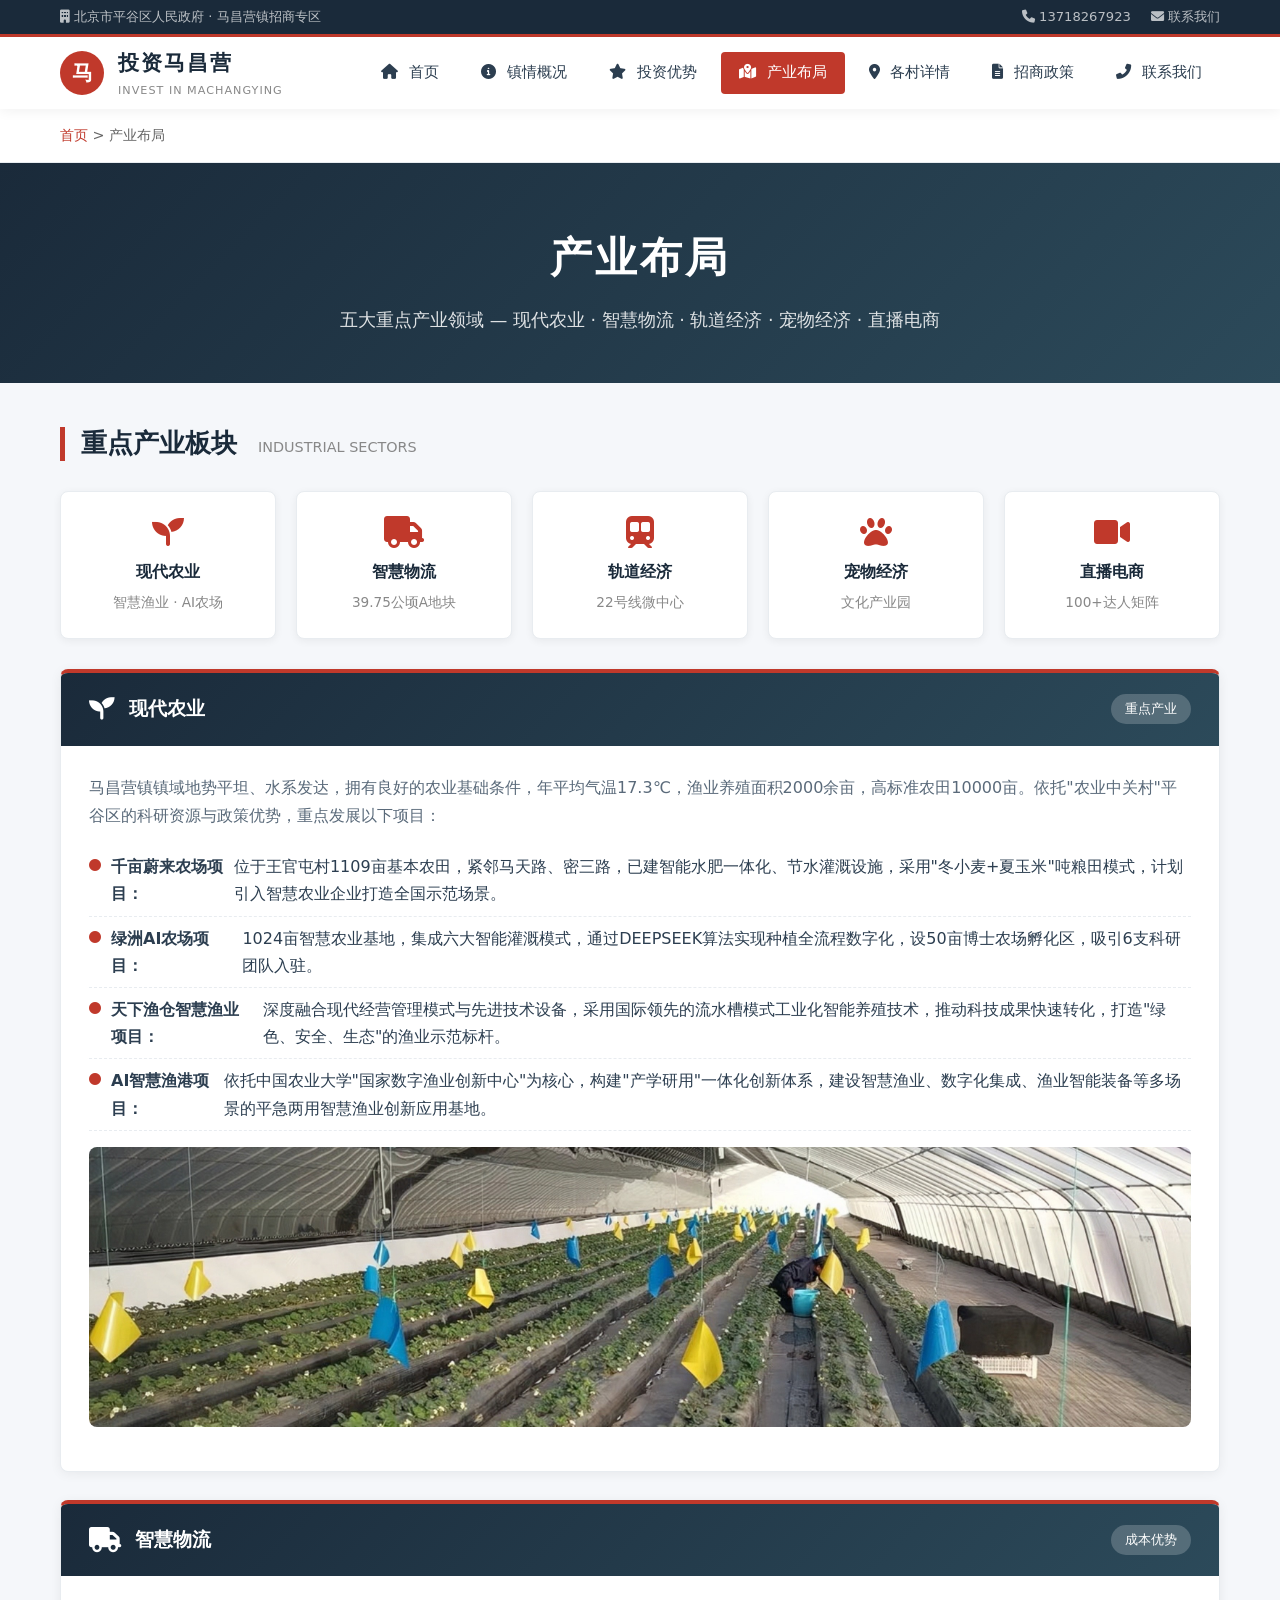
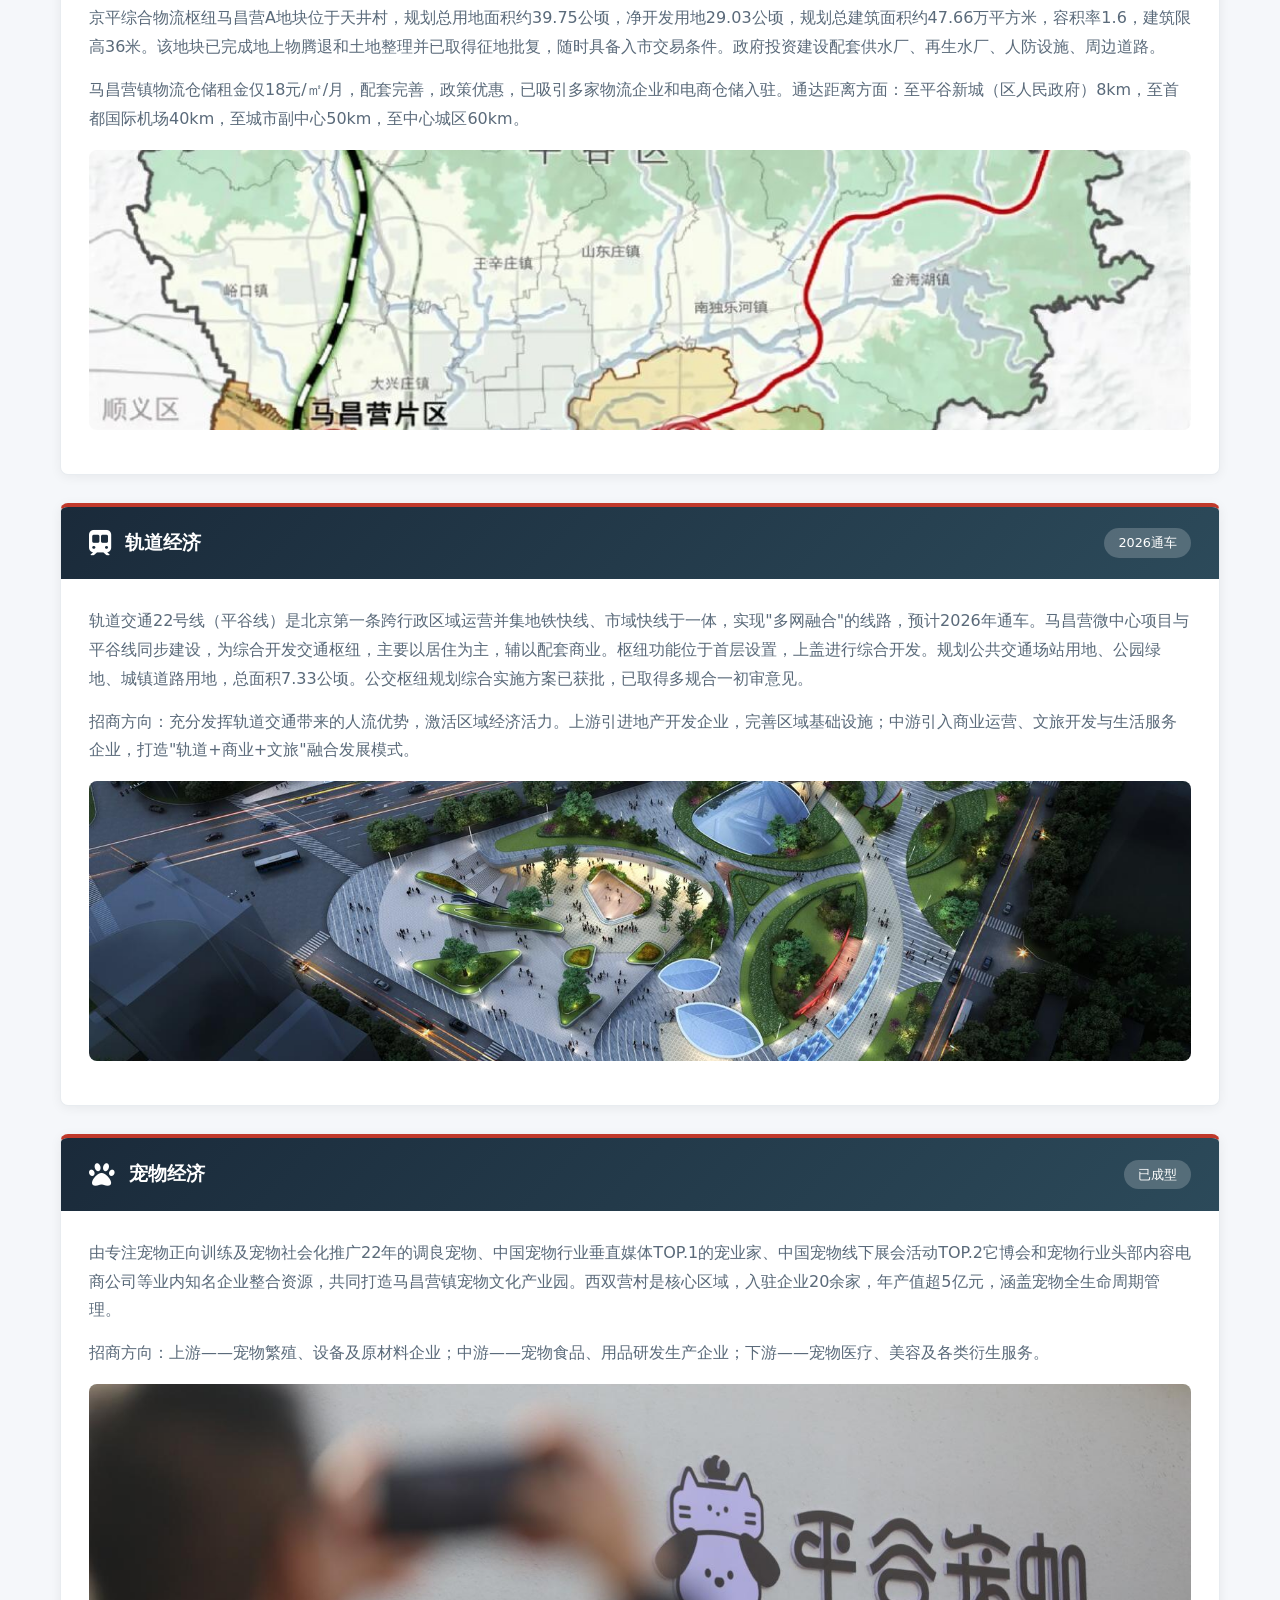
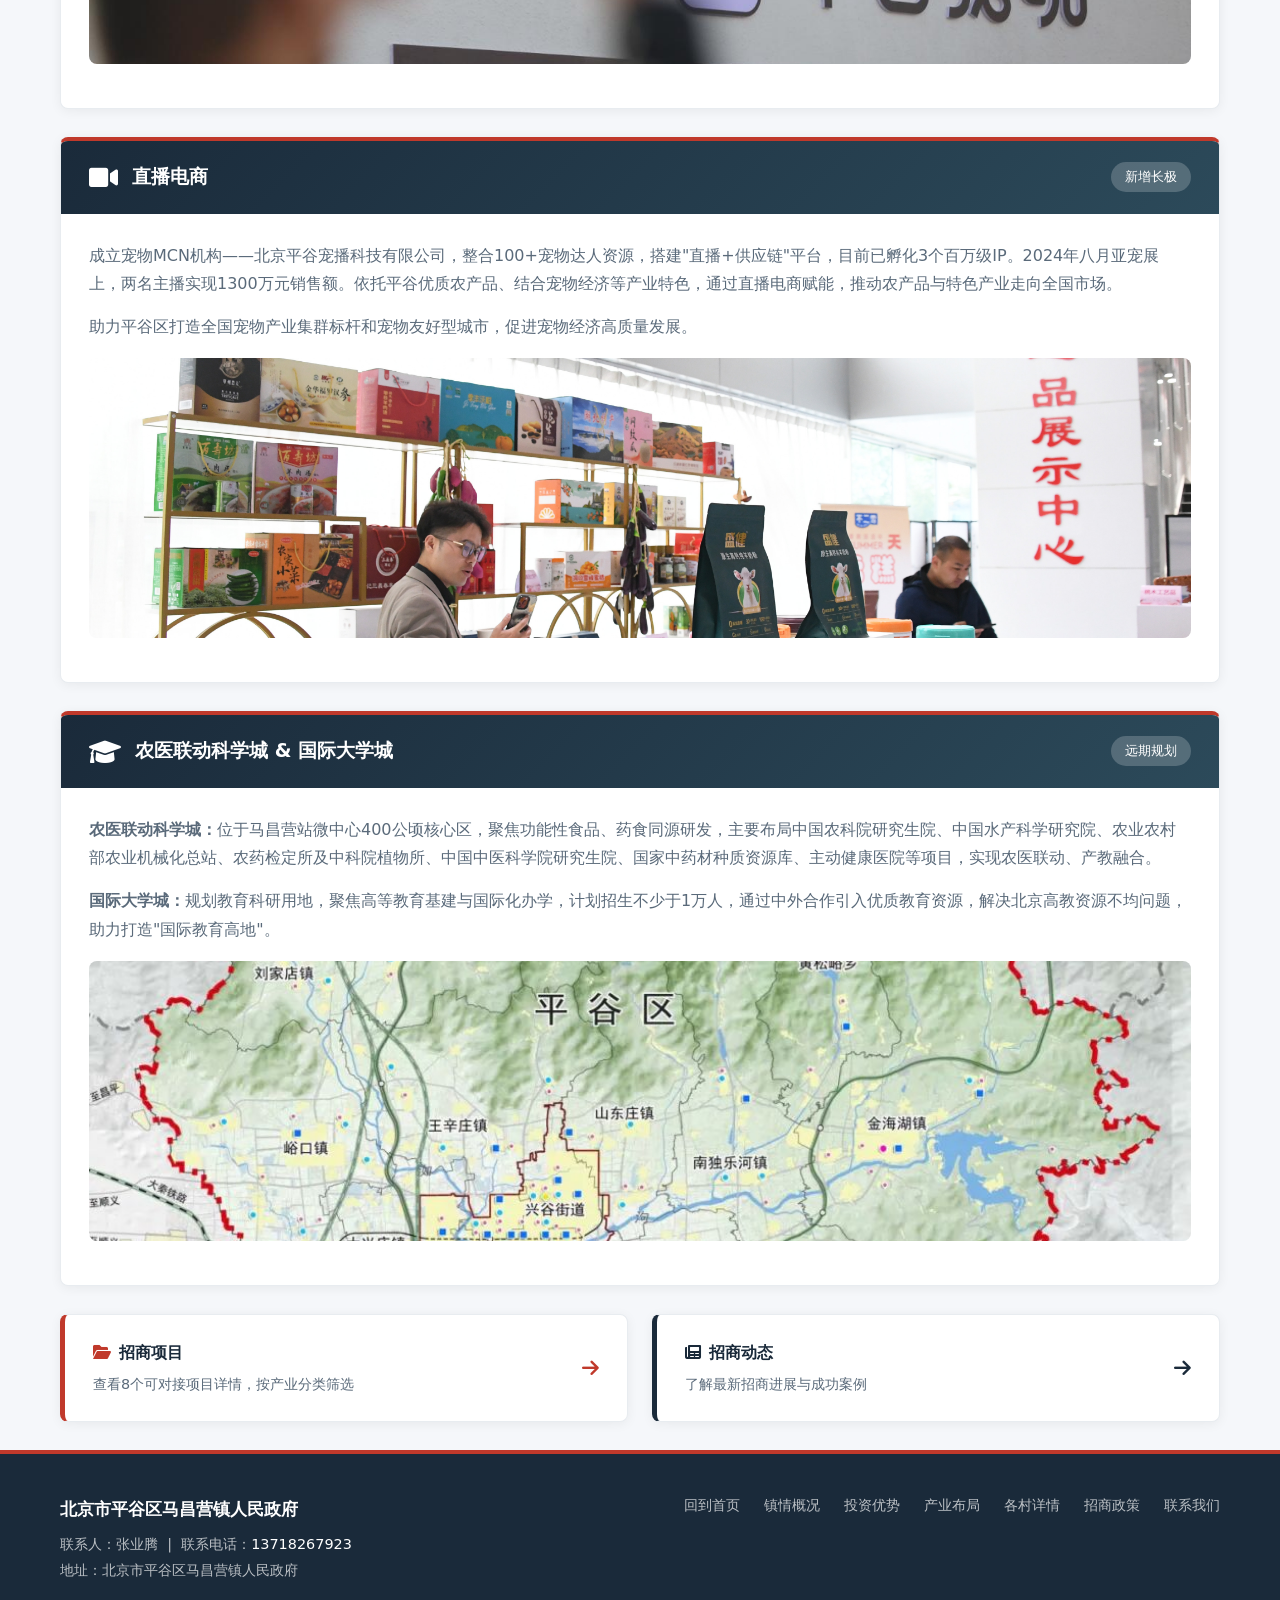
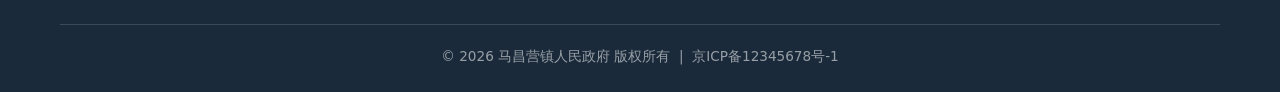
<file: industry.html>
<!DOCTYPE html>
<html lang="zh-CN">
<head>
    <meta charset="UTF-8">
    <meta name="viewport" content="width=device-width, initial-scale=1.0">
    <title>产业布局 - 投资马昌营</title>
    <link rel="stylesheet" href="https://cdnjs.cloudflare.com/ajax/libs/font-awesome/6.0.0-beta3/css/all.min.css">
    <link rel="stylesheet" href="assets/css/style.css">
    <style>
        .breadcrumb { background: var(--white); padding: 14px 0; border-bottom: 1px solid var(--border); font-size: 0.9rem; color: #666; }
        .breadcrumb a { color: var(--red); text-decoration: none; }
        .project-card { background: var(--white); border-radius: 8px; overflow: hidden; box-shadow: 0 2px 12px var(--shadow); border: 1px solid var(--border); margin-bottom: 28px; border-top: 4px solid var(--red); }
        .project-card-header { background: linear-gradient(135deg, var(--navy) 0%, var(--navy-light) 100%); color: var(--white); padding: 20px 28px; display: flex; align-items: center; gap: 14px; }
        .project-card-header i { font-size: 1.6rem; }
        .project-card-header h3 { font-size: 1.2rem; font-weight: 600; }
        .project-card-header .tag { margin-left: auto; background: rgba(255,255,255,0.2); padding: 4px 14px; border-radius: 20px; font-size: 0.8rem; }
        .project-card-body { padding: 28px; }
        .project-card-body p { color: var(--text-light); line-height: 1.8; margin-bottom: 14px; }
        .project-card-body ul { list-style: none; padding: 0; margin: 14px 0; }
        .project-card-body ul li { padding: 8px 0; border-bottom: 1px dashed var(--border); color: var(--text); display: flex; align-items: flex-start; gap: 10px; }
        .project-card-body ul li i { color: var(--red); font-size: 0.75rem; margin-top: 6px; }

        .overview-grid { display: grid; grid-template-columns: repeat(5, 1fr); gap: 20px; margin: 30px 0; }
        .overview-item { background: var(--white); border-radius: 8px; padding: 24px; text-align: center; box-shadow: 0 2px 8px var(--shadow); border: 1px solid var(--border); }
        .overview-item i { font-size: 2rem; color: var(--red); margin-bottom: 10px; }
        .overview-item h4 { color: var(--navy); font-size: 1rem; margin-bottom: 6px; }
        .overview-item p { color: #888; font-size: 0.85rem; }
        @media (max-width: 992px) { .overview-grid { grid-template-columns: repeat(3, 1fr); } }
        @media (max-width: 768px) { .overview-grid { grid-template-columns: repeat(2, 1fr); } .project-card-body { padding: 20px; } }
    </style>
</head>
<body>

    <div class="gov-top-bar">
        <div class="container">
            <span><i class="fas fa-building"></i> 北京市平谷区人民政府 · 马昌营镇招商专区</span>
            <span><a href="tel:13718267923"><i class="fas fa-phone"></i> 13718267923</a><a href="contact.html"><i class="fas fa-envelope"></i> 联系我们</a></span>
        </div>
    </div>

    <nav class="navbar">
        <div class="container">
            <a href="index.html" class="logo">
                <div class="emblem">马</div>
                <div class="logo-text"><span class="main">投资马昌营</span><span class="sub">INVEST IN MACHANGYING</span></div>
            </a>
            <div class="nav-links" id="navLinks">
                <a href="index.html"><i class="fas fa-home"></i> 首页</a>
                <a href="about.html"><i class="fas fa-info-circle"></i> 镇情概况</a>
                <a href="advantages.html"><i class="fas fa-star"></i> 投资优势</a>
                <a href="industry.html" class="active"><i class="fas fa-map-marked-alt"></i> 产业布局</a>
                <a href="villages.html"><i class="fas fa-map-marker-alt"></i> 各村详情</a>
                <a href="policy.html"><i class="fas fa-file-alt"></i> 招商政策</a>
                <a href="contact.html"><i class="fas fa-phone-alt"></i> 联系我们</a>
            </div>
            <div class="menu-toggle" id="menuToggle"><i class="fas fa-bars"></i></div>
        </div>
    </nav>

    <div class="breadcrumb"><div class="container"><a href="index.html">首页</a> &gt; 产业布局</div></div>

    <header class="page-header">
        <div class="container"><h1>产业布局</h1><p>五大重点产业领域 — 现代农业 · 智慧物流 · 轨道经济 · 宠物经济 · 直播电商</p></div>
    </header>

    <main class="container">

        <h2 class="section-title">重点产业板块 <span>INDUSTRIAL SECTORS</span></h2>
        <div class="overview-grid">
            <div class="overview-item"><i class="fas fa-seedling"></i><h4>现代农业</h4><p>智慧渔业 · AI农场</p></div>
            <div class="overview-item"><i class="fas fa-truck"></i><h4>智慧物流</h4><p>39.75公顷A地块</p></div>
            <div class="overview-item"><i class="fas fa-subway"></i><h4>轨道经济</h4><p>22号线微中心</p></div>
            <div class="overview-item"><i class="fas fa-paw"></i><h4>宠物经济</h4><p>文化产业园</p></div>
            <div class="overview-item"><i class="fas fa-video"></i><h4>直播电商</h4><p>100+达人矩阵</p></div>
        </div>

        <!-- 现代农业 -->
        <div class="project-card">
            <div class="project-card-header"><i class="fas fa-seedling"></i><h3>现代农业</h3><span class="tag">重点产业</span></div>
            <div class="project-card-body">
                <p>马昌营镇镇域地势平坦、水系发达，拥有良好的农业基础条件，年平均气温17.3℃，渔业养殖面积2000余亩，高标准农田10000亩。依托"农业中关村"平谷区的科研资源与政策优势，重点发展以下项目：</p>
                <ul>
                    <li><i class="fas fa-circle"></i><strong>千亩蔚来农场项目：</strong>位于王官屯村1109亩基本农田，紧邻马天路、密三路，已建智能水肥一体化、节水灌溉设施，采用"冬小麦+夏玉米"吨粮田模式，计划引入智慧农业企业打造全国示范场景。</li>
                    <li><i class="fas fa-circle"></i><strong>绿洲AI农场项目：</strong>1024亩智慧农业基地，集成六大智能灌溉模式，通过DEEPSEEK算法实现种植全流程数字化，设50亩博士农场孵化区，吸引6支科研团队入驻。</li>
                    <li><i class="fas fa-circle"></i><strong>天下渔仓智慧渔业项目：</strong>深度融合现代经营管理模式与先进技术设备，采用国际领先的流水槽模式工业化智能养殖技术，推动科技成果快速转化，打造"绿色、安全、生态"的渔业示范标杆。</li>
                    <li><i class="fas fa-circle"></i><strong>AI智慧渔港项目：</strong>依托中国农业大学"国家数字渔业创新中心"为核心，构建"产学研用"一体化创新体系，建设智慧渔业、数字化集成、渔业智能装备等多场景的平急两用智慧渔业创新应用基地。</li>
                </ul>
                <div style="margin:16px 0;border-radius:8px;overflow:hidden;"><img src="images/web_real/06_smart_farm_greenhouse.jpg" alt="智慧农业温室大棚" style="width:100%;height:280px;object-fit:cover;display:block;"></div>
            </div>
        </div>

        <!-- 智慧物流 -->
        <div class="project-card">
            <div class="project-card-header"><i class="fas fa-truck"></i><h3>智慧物流</h3><span class="tag">成本优势</span></div>
            <div class="project-card-body">
                <p>京平综合物流枢纽马昌营A地块位于天井村，规划总用地面积约39.75公顷，净开发用地29.03公顷，规划总建筑面积约47.66万平方米，容积率1.6，建筑限高36米。该地块已完成地上物腾退和土地整理并已取得征地批复，随时具备入市交易条件。政府投资建设配套供水厂、再生水厂、人防设施、周边道路。</p>
                <p>马昌营镇物流仓储租金仅18元/㎡/月，配套完善，政策优惠，已吸引多家物流企业和电商仓储入驻。通达距离方面：至平谷新城（区人民政府）8km，至首都国际机场40km，至城市副中心50km，至中心城区60km。</p>
                <div style="margin:16px 0;border-radius:8px;overflow:hidden;"><img src="images/web_real/07_logistics_network.jpg" alt="物流枢纽总体布局" style="width:100%;height:280px;object-fit:cover;display:block;"></div>
            </div>
        </div>

        <!-- 轨道经济 -->
        <div class="project-card">
            <div class="project-card-header"><i class="fas fa-subway"></i><h3>轨道经济</h3><span class="tag">2026通车</span></div>
            <div class="project-card-body">
                <p>轨道交通22号线（平谷线）是北京第一条跨行政区域运营并集地铁快线、市域快线于一体，实现"多网融合"的线路，预计2026年通车。马昌营微中心项目与平谷线同步建设，为综合开发交通枢纽，主要以居住为主，辅以配套商业。枢纽功能位于首层设置，上盖进行综合开发。规划公共交通场站用地、公园绿地、城镇道路用地，总面积7.33公顷。公交枢纽规划综合实施方案已获批，已取得多规合一初审意见。</p>
                <p>招商方向：充分发挥轨道交通带来的人流优势，激活区域经济活力。上游引进地产开发企业，完善区域基础设施；中游引入商业运营、文旅开发与生活服务企业，打造"轨道+商业+文旅"融合发展模式。</p>
                <div style="margin:16px 0;border-radius:8px;overflow:hidden;"><img src="images/web_real/04_dongdaqiao_station.jpg" alt="东大桥站效果示意图" style="width:100%;height:280px;object-fit:cover;display:block;"></div>
            </div>
        </div>

        <!-- 宠物经济 -->
        <div class="project-card">
            <div class="project-card-header"><i class="fas fa-paw"></i><h3>宠物经济</h3><span class="tag">已成型</span></div>
            <div class="project-card-body">
                <p>由专注宠物正向训练及宠物社会化推广22年的调良宠物、中国宠物行业垂直媒体TOP.1的宠业家、中国宠物线下展会活动TOP.2它博会和宠物行业头部内容电商公司等业内知名企业整合资源，共同打造马昌营镇宠物文化产业园。西双营村是核心区域，入驻企业20余家，年产值超5亿元，涵盖宠物全生命周期管理。</p>
                <p>招商方向：上游——宠物繁殖、设备及原材料企业；中游——宠物食品、用品研发生产企业；下游——宠物医疗、美容及各类衍生服务。</p>
                <div style="margin:16px 0;border-radius:8px;overflow:hidden;"><img src="images/web_real/09_pet_park_opening.jpg" alt="平谷宠咖" style="width:100%;height:280px;object-fit:cover;display:block;"></div>
            </div>
        </div>

        <!-- 直播电商 -->
        <div class="project-card">
            <div class="project-card-header"><i class="fas fa-video"></i><h3>直播电商</h3><span class="tag">新增长极</span></div>
            <div class="project-card-body">
                <p>成立宠物MCN机构——北京平谷宠播科技有限公司，整合100+宠物达人资源，搭建"直播+供应链"平台，目前已孵化3个百万级IP。2024年八月亚宠展上，两名主播实现1300万元销售额。依托平谷优质农产品、结合宠物经济等产业特色，通过直播电商赋能，推动农产品与特色产业走向全国市场。</p>
                <p>助力平谷区打造全国宠物产业集群标杆和宠物友好型城市，促进宠物经济高质量发展。</p>
                <div style="margin:16px 0;border-radius:8px;overflow:hidden;"><img src="images/web_real/10_livestream_center.jpg" alt="村播学院选品展示中心" style="width:100%;height:280px;object-fit:cover;display:block;"></div>
            </div>
        </div>

        <!-- 农医联动科学城 & 国际大学城 -->
        <div class="project-card">
            <div class="project-card-header"><i class="fas fa-graduation-cap"></i><h3>农医联动科学城 & 国际大学城</h3><span class="tag">远期规划</span></div>
            <div class="project-card-body">
                <p><strong>农医联动科学城：</strong>位于马昌营站微中心400公顷核心区，聚焦功能性食品、药食同源研发，主要布局中国农科院研究生院、中国水产科学研究院、农业农村部农业机械化总站、农药检定所及中科院植物所、中国中医科学院研究生院、国家中药材种质资源库、主动健康医院等项目，实现农医联动、产教融合。</p>
                <p><strong>国际大学城：</strong>规划教育科研用地，聚焦高等教育基建与国际化办学，计划招生不少于1万人，通过中外合作引入优质教育资源，解决北京高教资源不均问题，助力打造"国际教育高地"。</p>
                <div style="margin:16px 0;border-radius:8px;overflow:hidden;"><img src="images/web_real/11_education_plan.jpg" alt="教育发展专项研究" style="width:100%;height:280px;object-fit:cover;display:block;"></div>
            </div>
        </div>

        <!-- 快捷入口 -->
        <div style="display: grid; grid-template-columns: 1fr 1fr; gap: 24px; margin-bottom: 28px;">
            <a href="projects.html" style="background: var(--white); border-radius: 8px; padding: 24px 28px; box-shadow: 0 2px 12px var(--shadow); border: 1px solid var(--border); border-left: 5px solid var(--red); text-decoration: none; color: inherit; display: flex; align-items: center; justify-content: space-between; gap: 16px; transition: 0.2s;">
                <div>
                    <h4 style="color: var(--navy); margin-bottom: 6px;"><i class="fas fa-folder-open" style="color: var(--red); margin-right: 8px;"></i>招商项目</h4>
                    <p style="color: var(--text-light); font-size: 0.9rem;">查看8个可对接项目详情，按产业分类筛选</p>
                </div>
                <i class="fas fa-arrow-right" style="color: var(--red); font-size: 1.2rem;"></i>
            </a>
            <a href="news.html" style="background: var(--white); border-radius: 8px; padding: 24px 28px; box-shadow: 0 2px 12px var(--shadow); border: 1px solid var(--border); border-left: 5px solid var(--navy); text-decoration: none; color: inherit; display: flex; align-items: center; justify-content: space-between; gap: 16px; transition: 0.2s;">
                <div>
                    <h4 style="color: var(--navy); margin-bottom: 6px;"><i class="fas fa-newspaper" style="color: var(--navy); margin-right: 8px;"></i>招商动态</h4>
                    <p style="color: var(--text-light); font-size: 0.9rem;">了解最新招商进展与成功案例</p>
                </div>
                <i class="fas fa-arrow-right" style="color: var(--navy); font-size: 1.2rem;"></i>
            </a>
        </div>

    </main>

    <footer class="footer">
        <div class="container">
            <div class="left">
                <div class="org">北京市平谷区马昌营镇人民政府</div>
                <div>联系人：张业腾 &nbsp;|&nbsp; 联系电话：<a href="tel:13718267923">13718267923</a></div>
                <div>地址：北京市平谷区马昌营镇人民政府</div>
            </div>
            <div class="right">
                <a href="index.html">回到首页</a><a href="about.html">镇情概况</a><a href="advantages.html">投资优势</a><a href="industry.html">产业布局</a><a href="villages.html">各村详情</a><a href="policy.html">招商政策</a><a href="contact.html">联系我们</a>
            </div>
            <div class="footer-copyright"><p>&copy; 2026 马昌营镇人民政府 版权所有 &nbsp;|&nbsp; 京ICP备12345678号-1</p></div>
        </div>
    </footer>

    <script src="assets/js/main.js"></script>
</body>
</html>
</file>
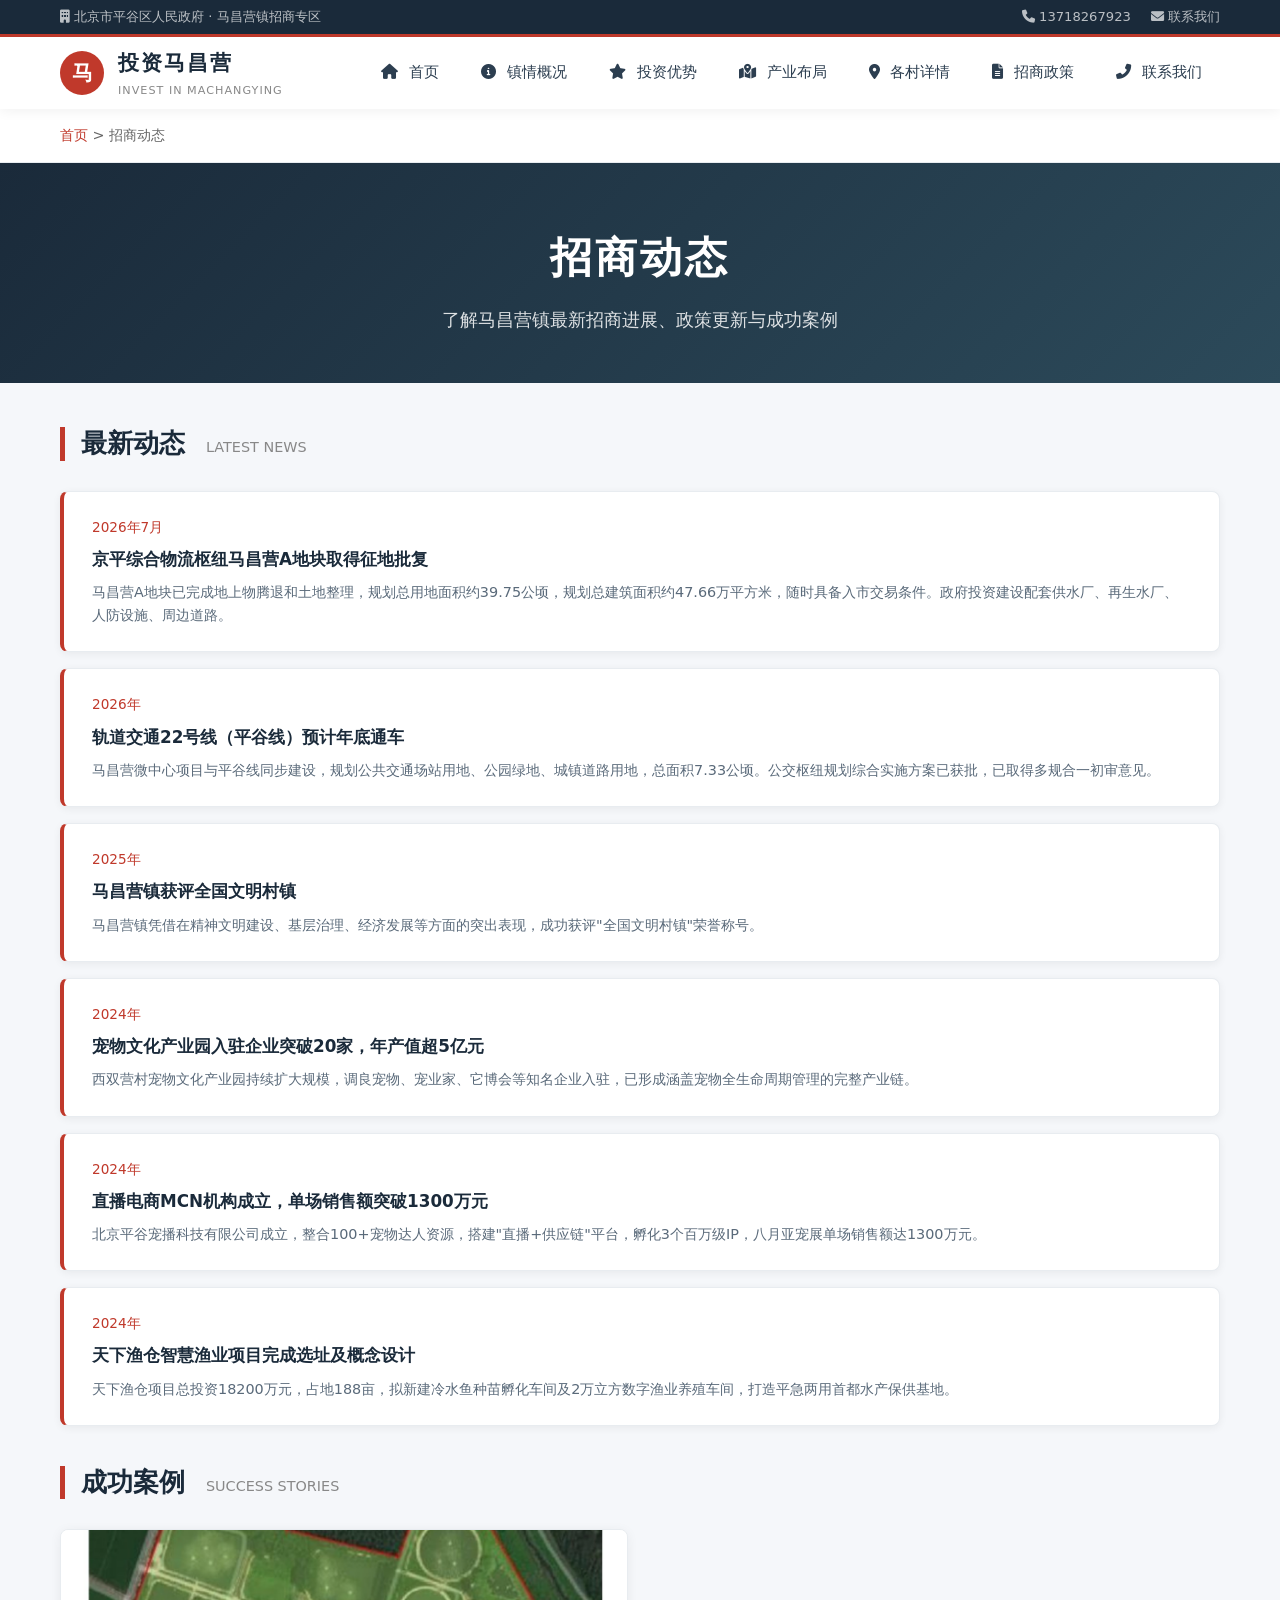
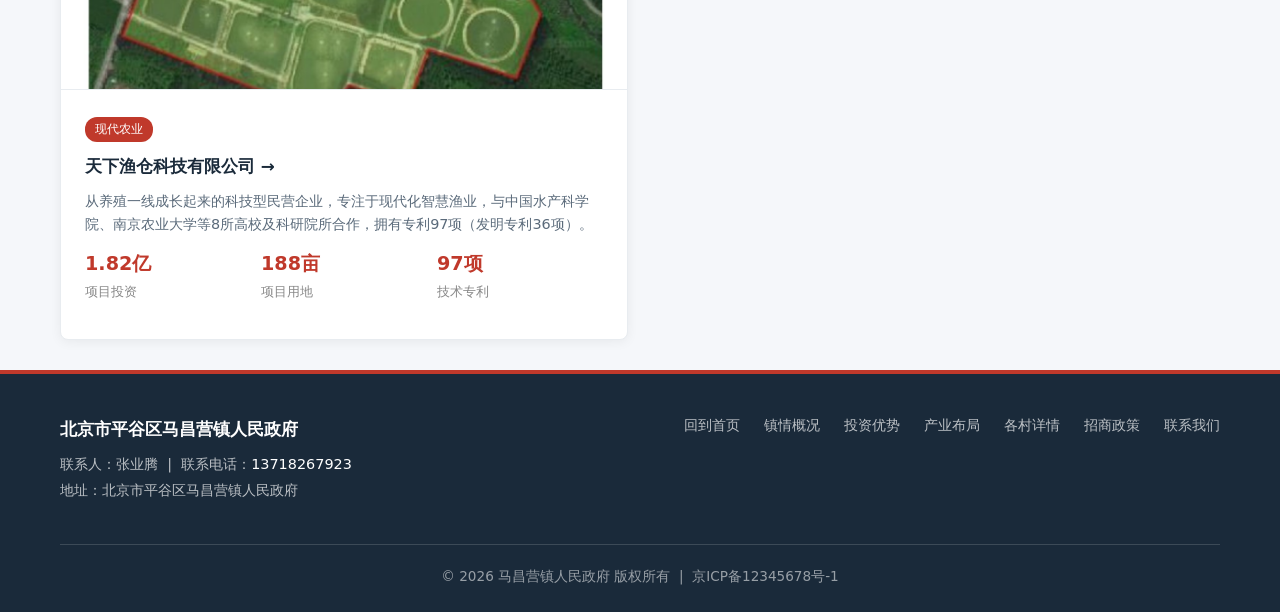
<file: news.html>
<!DOCTYPE html>
<html lang="zh-CN">
<head>
    <meta charset="UTF-8">
    <meta name="viewport" content="width=device-width, initial-scale=1.0">
    <title>招商动态 - 投资马昌营</title>
    <link rel="stylesheet" href="https://cdnjs.cloudflare.com/ajax/libs/font-awesome/6.0.0-beta3/css/all.min.css">
    <link rel="stylesheet" href="assets/css/style.css">
    <style>
        .breadcrumb { background: var(--white); padding: 14px 0; border-bottom: 1px solid var(--border); font-size: 0.9rem; color: #666; }
        .breadcrumb a { color: var(--red); text-decoration: none; }
        .news-list { margin: 30px 0; }
        .news-item { background: var(--white); border-radius: 8px; padding: 24px 28px; margin-bottom: 16px; box-shadow: 0 2px 8px var(--shadow); border: 1px solid var(--border); border-left: 4px solid var(--red); transition: 0.2s; }
        .news-item:hover { box-shadow: 0 4px 16px var(--shadow); }
        .news-item .date { font-size: 0.85rem; color: var(--red); font-weight: 500; margin-bottom: 6px; }
        .news-item h4 { font-size: 1.05rem; color: var(--navy); margin-bottom: 8px; }
        .news-item p { color: var(--text-light); font-size: 0.9rem; line-height: 1.6; }
        .case-grid { display: grid; grid-template-columns: repeat(2, 1fr); gap: 24px; margin: 30px 0; }
        .case-card { background: var(--white); border-radius: 8px; overflow: hidden; box-shadow: 0 2px 12px var(--shadow); border: 1px solid var(--border); }
        .case-card .card-body { padding: 24px; }
        .case-card .card-body h4 { font-size: 1.05rem; color: var(--navy); margin-bottom: 10px; }
        .case-card .card-body .tag { display: inline-block; background: var(--red); color: var(--white); font-size: 0.75rem; padding: 2px 10px; border-radius: 12px; margin-bottom: 10px; }
        .case-card .card-body p { color: var(--text-light); font-size: 0.9rem; line-height: 1.6; }
        .case-card .card-img { width: 100%; height: 160px; background: linear-gradient(135deg, #e8ecf0 0%, #f5f7fa 100%); display: flex; align-items: center; justify-content: center; color: #bbb; border-bottom: 1px solid var(--border); }
        .case-card .card-img i { font-size: 2.5rem; }
        .case-card .card-body .stats { display: grid; grid-template-columns: repeat(3, 1fr); gap: 10px; margin: 12px 0; }
        .case-card .card-body .stats .num { font-size: 1.2rem; font-weight: 700; color: var(--red); }
        .case-card .card-body .stats .lbl { font-size: 0.8rem; color: #888; }
        @media (max-width: 992px) { .case-grid { grid-template-columns: 1fr; } }
        @media (max-width: 768px) { .news-item { padding: 18px 20px; } }
    </style>
</head>
<body>
    <div class="gov-top-bar">
        <div class="container">
            <span><i class="fas fa-building"></i> 北京市平谷区人民政府 · 马昌营镇招商专区</span>
            <span><a href="tel:13718267923"><i class="fas fa-phone"></i> 13718267923</a><a href="contact.html"><i class="fas fa-envelope"></i> 联系我们</a></span>
        </div>
    </div>
    <nav class="navbar">
        <div class="container">
            <a href="index.html" class="logo"><div class="emblem">马</div><div class="logo-text"><span class="main">投资马昌营</span><span class="sub">INVEST IN MACHANGYING</span></div></a>
            <div class="nav-links" id="navLinks">
                <a href="index.html"><i class="fas fa-home"></i> 首页</a>
                <a href="about.html"><i class="fas fa-info-circle"></i> 镇情概况</a>
                <a href="advantages.html"><i class="fas fa-star"></i> 投资优势</a>
                <a href="industry.html"><i class="fas fa-map-marked-alt"></i> 产业布局</a>
                <a href="villages.html"><i class="fas fa-map-marker-alt"></i> 各村详情</a>
                <a href="policy.html"><i class="fas fa-file-alt"></i> 招商政策</a>
                <a href="contact.html"><i class="fas fa-phone-alt"></i> 联系我们</a>
            </div>
            <div class="menu-toggle" id="menuToggle"><i class="fas fa-bars"></i></div>
        </div>
    </nav>
    <div class="breadcrumb"><div class="container"><a href="index.html">首页</a> &gt; 招商动态</div></div>
    <header class="page-header">
        <div class="container"><h1>招商动态</h1><p>了解马昌营镇最新招商进展、政策更新与成功案例</p></div>
    </header>
    <main class="container">

        <!-- 最新动态 -->
        <h2 class="section-title">最新动态 <span>LATEST NEWS</span></h2>

        <div class="news-list">
            <div class="news-item">
                <div class="date">2026年7月</div>
                <h4>京平综合物流枢纽马昌营A地块取得征地批复</h4>
                <p>马昌营A地块已完成地上物腾退和土地整理，规划总用地面积约39.75公顷，规划总建筑面积约47.66万平方米，随时具备入市交易条件。政府投资建设配套供水厂、再生水厂、人防设施、周边道路。</p>
            </div>
            <div class="news-item">
                <div class="date">2026年</div>
                <h4>轨道交通22号线（平谷线）预计年底通车</h4>
                <p>马昌营微中心项目与平谷线同步建设，规划公共交通场站用地、公园绿地、城镇道路用地，总面积7.33公顷。公交枢纽规划综合实施方案已获批，已取得多规合一初审意见。</p>
            </div>
            <div class="news-item">
                <div class="date">2025年</div>
                <h4>马昌营镇获评全国文明村镇</h4>
                <p>马昌营镇凭借在精神文明建设、基层治理、经济发展等方面的突出表现，成功获评"全国文明村镇"荣誉称号。</p>
            </div>
            <div class="news-item">
                <div class="date">2024年</div>
                <h4>宠物文化产业园入驻企业突破20家，年产值超5亿元</h4>
                <p>西双营村宠物文化产业园持续扩大规模，调良宠物、宠业家、它博会等知名企业入驻，已形成涵盖宠物全生命周期管理的完整产业链。</p>
            </div>
            <div class="news-item">
                <div class="date">2024年</div>
                <h4>直播电商MCN机构成立，单场销售额突破1300万元</h4>
                <p>北京平谷宠播科技有限公司成立，整合100+宠物达人资源，搭建"直播+供应链"平台，孵化3个百万级IP，八月亚宠展单场销售额达1300万元。</p>
            </div>
            <div class="news-item">
                <div class="date">2024年</div>
                <h4>天下渔仓智慧渔业项目完成选址及概念设计</h4>
                <p>天下渔仓项目总投资18200万元，占地188亩，拟新建冷水鱼种苗孵化车间及2万立方数字渔业养殖车间，打造平急两用首都水产保供基地。</p>
            </div>
        </div>

        <!-- 成功案例 -->
        <h2 class="section-title" style="margin-top: 40px;">成功案例 <span>SUCCESS STORIES</span></h2>

        <div class="case-grid">
            <div class="case-card">
                <div class="card-img"><img src="images/天下渔仓_选址位置图.png" alt="天下渔仓项目" style="width:100%;height:100%;object-fit:cover;"></div>
                <div class="card-body">
                    <span class="tag">现代农业</span>
                    <h4><a href="case-tianxiayucang.html" style="color: var(--navy); text-decoration: none;">天下渔仓科技有限公司 →</a></h4>
                    <p>从养殖一线成长起来的科技型民营企业，专注于现代化智慧渔业，与中国水产科学院、南京农业大学等8所高校及科研院所合作，拥有专利97项（发明专利36项）。</p>
                    <div class="stats">
                        <div><div class="num">1.82亿</div><div class="lbl">项目投资</div></div>
                        <div><div class="num">188亩</div><div class="lbl">项目用地</div></div>
                        <div><div class="num">97项</div><div class="lbl">技术专利</div></div>
                    </div>
                </div>
            </div>
        </div>

    </main>

    <footer class="footer">
        <div class="container">
            <div class="left">
                <div class="org">北京市平谷区马昌营镇人民政府</div>
                <div>联系人：张业腾 &nbsp;|&nbsp; 联系电话：<a href="tel:13718267923">13718267923</a></div>
                <div>地址：北京市平谷区马昌营镇人民政府</div>
            </div>
            <div class="right">
                <a href="index.html">回到首页</a><a href="about.html">镇情概况</a><a href="advantages.html">投资优势</a><a href="industry.html">产业布局</a><a href="villages.html">各村详情</a><a href="policy.html">招商政策</a><a href="contact.html">联系我们</a>
            </div>
            <div class="footer-copyright"><p>&copy; 2026 马昌营镇人民政府 版权所有 &nbsp;|&nbsp; 京ICP备12345678号-1</p></div>
        </div>
    </footer>

    <script src="assets/js/main.js"></script>
</body>
</html>
</file>
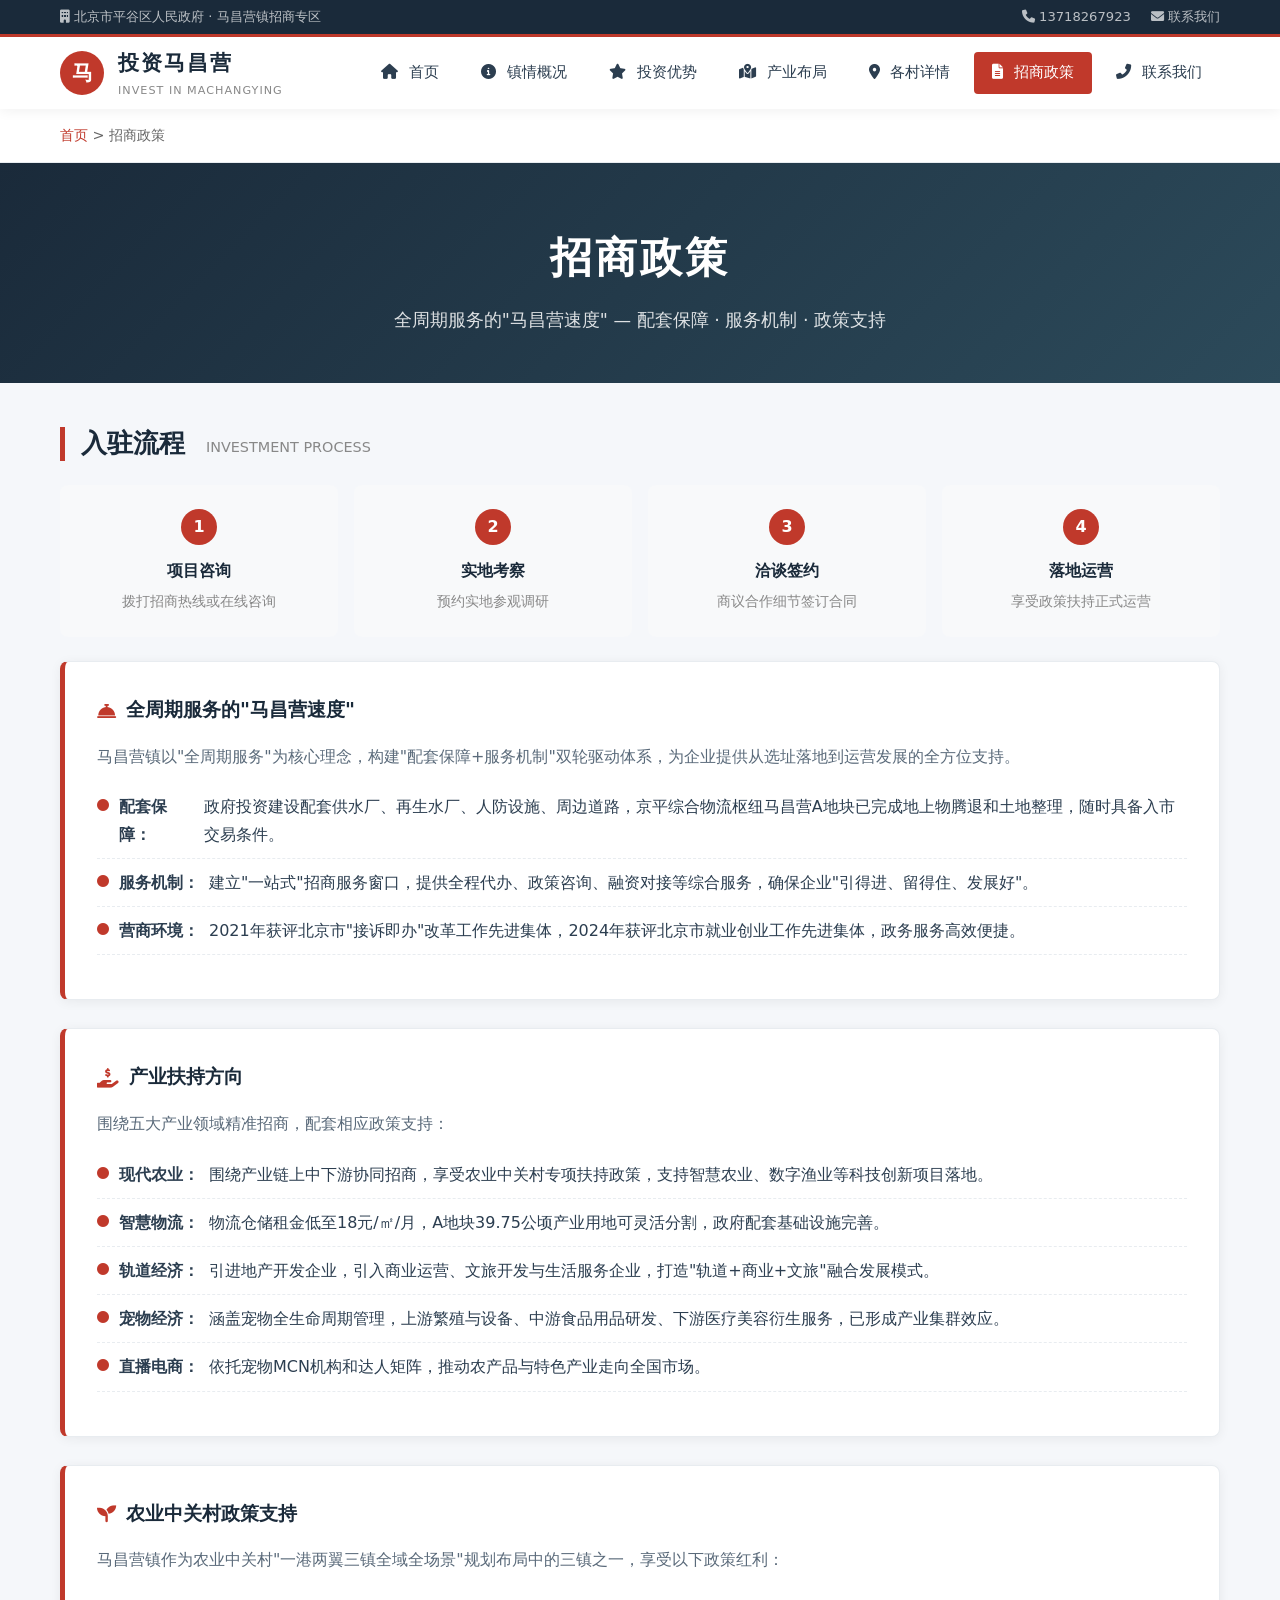
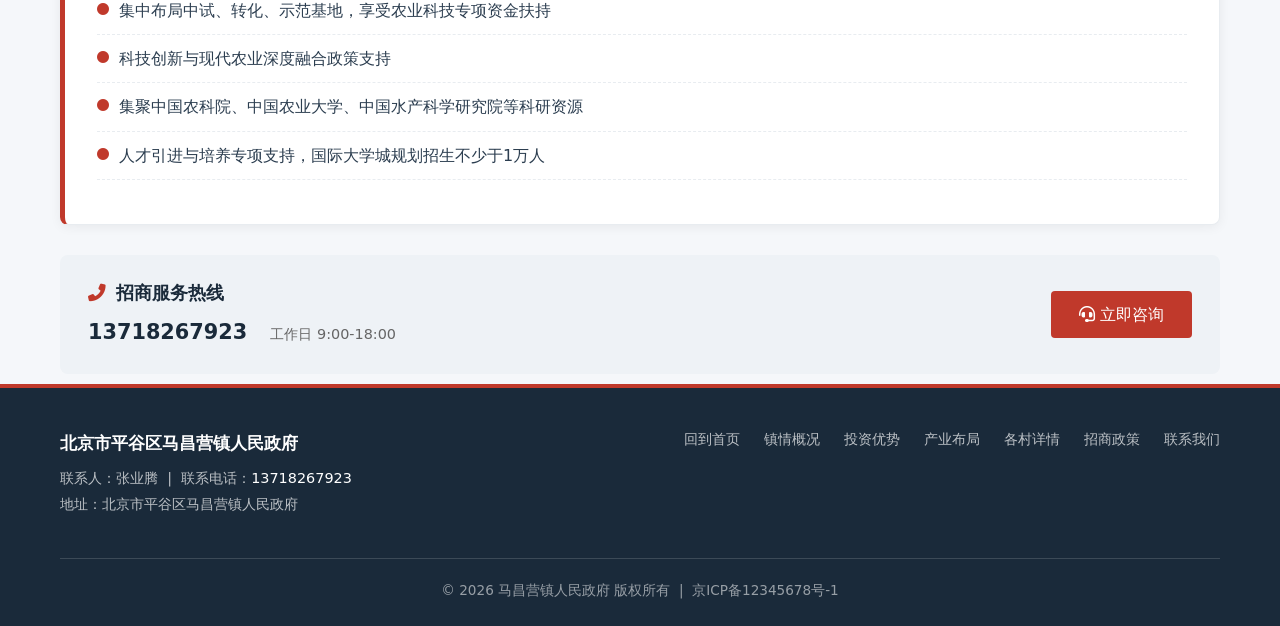
<file: policy.html>
<!DOCTYPE html>
<html lang="zh-CN">
<head>
    <meta charset="UTF-8">
    <meta name="viewport" content="width=device-width, initial-scale=1.0">
    <title>招商政策 - 投资马昌营</title>
    <link rel="stylesheet" href="https://cdnjs.cloudflare.com/ajax/libs/font-awesome/6.0.0-beta3/css/all.min.css">
    <link rel="stylesheet" href="assets/css/style.css">
    <style>
        .breadcrumb { background: var(--white); padding: 14px 0; border-bottom: 1px solid var(--border); font-size: 0.9rem; color: #666; }
        .breadcrumb a { color: var(--red); text-decoration: none; }
        .policy-block { background: var(--white); border-radius: 8px; padding: 32px; margin-bottom: 28px; box-shadow: 0 2px 12px var(--shadow); border: 1px solid var(--border); border-left: 5px solid var(--red); }
        .policy-block h3 { font-size: 1.2rem; color: var(--navy); margin-bottom: 16px; display: flex; align-items: center; gap: 10px; }
        .policy-block h3 i { color: var(--red); }
        .policy-block p { color: var(--text-light); line-height: 1.8; margin-bottom: 12px; }
        .policy-block ul { list-style: none; padding: 0; margin: 12px 0; }
        .policy-block ul li { padding: 10px 0; border-bottom: 1px dashed var(--border); color: var(--text); display: flex; align-items: flex-start; gap: 10px; }
        .policy-block ul li i { color: var(--red); font-size: 0.75rem; margin-top: 6px; }
        .process-flow { display: grid; grid-template-columns: repeat(4, 1fr); gap: 16px; margin: 24px 0; }
        .process-step { background: #f8f9fa; border-radius: 8px; padding: 24px 16px; text-align: center; }
        .process-step .num { width: 36px; height: 36px; background: var(--red); color: var(--white); border-radius: 50%; display: flex; align-items: center; justify-content: center; font-weight: 700; margin: 0 auto 12px; }
        .process-step h4 { color: var(--navy); font-size: 1rem; margin-bottom: 6px; }
        .process-step p { color: #888; font-size: 0.85rem; }
        @media (max-width: 992px) { .process-flow { grid-template-columns: repeat(2, 1fr); } }
        @media (max-width: 768px) { .process-flow { grid-template-columns: 1fr; } .policy-block { padding: 20px; } }
    </style>
</head>
<body>

    <div class="gov-top-bar">
        <div class="container">
            <span><i class="fas fa-building"></i> 北京市平谷区人民政府 · 马昌营镇招商专区</span>
            <span><a href="tel:13718267923"><i class="fas fa-phone"></i> 13718267923</a><a href="contact.html"><i class="fas fa-envelope"></i> 联系我们</a></span>
        </div>
    </div>

    <nav class="navbar">
        <div class="container">
            <a href="index.html" class="logo">
                <div class="emblem">马</div>
                <div class="logo-text"><span class="main">投资马昌营</span><span class="sub">INVEST IN MACHANGYING</span></div>
            </a>
            <div class="nav-links" id="navLinks">
                <a href="index.html"><i class="fas fa-home"></i> 首页</a>
                <a href="about.html"><i class="fas fa-info-circle"></i> 镇情概况</a>
                <a href="advantages.html"><i class="fas fa-star"></i> 投资优势</a>
                <a href="industry.html"><i class="fas fa-map-marked-alt"></i> 产业布局</a>
                <a href="villages.html"><i class="fas fa-map-marker-alt"></i> 各村详情</a>
                <a href="policy.html" class="active"><i class="fas fa-file-alt"></i> 招商政策</a>
                <a href="contact.html"><i class="fas fa-phone-alt"></i> 联系我们</a>
            </div>
            <div class="menu-toggle" id="menuToggle"><i class="fas fa-bars"></i></div>
        </div>
    </nav>

    <div class="breadcrumb"><div class="container"><a href="index.html">首页</a> &gt; 招商政策</div></div>

    <header class="page-header">
        <div class="container"><h1>招商政策</h1><p>全周期服务的"马昌营速度" — 配套保障 · 服务机制 · 政策支持</p></div>
    </header>

    <main class="container">

        <!-- 入驻流程 -->
        <h2 class="section-title">入驻流程 <span>INVESTMENT PROCESS</span></h2>
        <div class="process-flow">
            <div class="process-step"><div class="num">1</div><h4>项目咨询</h4><p>拨打招商热线或在线咨询</p></div>
            <div class="process-step"><div class="num">2</div><h4>实地考察</h4><p>预约实地参观调研</p></div>
            <div class="process-step"><div class="num">3</div><h4>洽谈签约</h4><p>商议合作细节签订合同</p></div>
            <div class="process-step"><div class="num">4</div><h4>落地运营</h4><p>享受政策扶持正式运营</p></div>
        </div>

        <!-- 全周期服务 -->
        <div class="policy-block">
            <h3><i class="fas fa-concierge-bell"></i> 全周期服务的"马昌营速度"</h3>
            <p>马昌营镇以"全周期服务"为核心理念，构建"配套保障+服务机制"双轮驱动体系，为企业提供从选址落地到运营发展的全方位支持。</p>
            <ul>
                <li><i class="fas fa-circle"></i> <strong>配套保障：</strong>政府投资建设配套供水厂、再生水厂、人防设施、周边道路，京平综合物流枢纽马昌营A地块已完成地上物腾退和土地整理，随时具备入市交易条件。</li>
                <li><i class="fas fa-circle"></i> <strong>服务机制：</strong>建立"一站式"招商服务窗口，提供全程代办、政策咨询、融资对接等综合服务，确保企业"引得进、留得住、发展好"。</li>
                <li><i class="fas fa-circle"></i> <strong>营商环境：</strong>2021年获评北京市"接诉即办"改革工作先进集体，2024年获评北京市就业创业工作先进集体，政务服务高效便捷。</li>
            </ul>
        </div>

        <!-- 产业扶持方向 -->
        <div class="policy-block">
            <h3><i class="fas fa-hand-holding-usd"></i> 产业扶持方向</h3>
            <p>围绕五大产业领域精准招商，配套相应政策支持：</p>
            <ul>
                <li><i class="fas fa-circle"></i> <strong>现代农业：</strong>围绕产业链上中下游协同招商，享受农业中关村专项扶持政策，支持智慧农业、数字渔业等科技创新项目落地。</li>
                <li><i class="fas fa-circle"></i> <strong>智慧物流：</strong>物流仓储租金低至18元/㎡/月，A地块39.75公顷产业用地可灵活分割，政府配套基础设施完善。</li>
                <li><i class="fas fa-circle"></i> <strong>轨道经济：</strong>引进地产开发企业，引入商业运营、文旅开发与生活服务企业，打造"轨道+商业+文旅"融合发展模式。</li>
                <li><i class="fas fa-circle"></i> <strong>宠物经济：</strong>涵盖宠物全生命周期管理，上游繁殖与设备、中游食品用品研发、下游医疗美容衍生服务，已形成产业集群效应。</li>
                <li><i class="fas fa-circle"></i> <strong>直播电商：</strong>依托宠物MCN机构和达人矩阵，推动农产品与特色产业走向全国市场。</li>
            </ul>
        </div>

        <!-- 农业中关村政策 -->
        <div class="policy-block">
            <h3><i class="fas fa-seedling"></i> 农业中关村政策支持</h3>
            <p>马昌营镇作为农业中关村"一港两翼三镇全域全场景"规划布局中的三镇之一，享受以下政策红利：</p>
            <ul>
                <li><i class="fas fa-circle"></i> 集中布局中试、转化、示范基地，享受农业科技专项资金扶持</li>
                <li><i class="fas fa-circle"></i> 科技创新与现代农业深度融合政策支持</li>
                <li><i class="fas fa-circle"></i> 集聚中国农科院、中国农业大学、中国水产科学研究院等科研资源</li>
                <li><i class="fas fa-circle"></i> 人才引进与培养专项支持，国际大学城规划招生不少于1万人</li>
            </ul>
        </div>

        <div class="contact-bar">
            <div><h4><i class="fas fa-phone-alt"></i>招商服务热线</h4><p>13718267923 <span>工作日 9:00-18:00</span></p></div>
            <div><a href="tel:13718267923" class="consult-btn"><i class="fas fa-headset"></i> 立即咨询</a></div>
        </div>

    </main>

    <footer class="footer">
        <div class="container">
            <div class="left">
                <div class="org">北京市平谷区马昌营镇人民政府</div>
                <div>联系人：张业腾 &nbsp;|&nbsp; 联系电话：<a href="tel:13718267923">13718267923</a></div>
                <div>地址：北京市平谷区马昌营镇人民政府</div>
            </div>
            <div class="right">
                <a href="index.html">回到首页</a><a href="about.html">镇情概况</a><a href="advantages.html">投资优势</a><a href="industry.html">产业布局</a><a href="villages.html">各村详情</a><a href="policy.html">招商政策</a><a href="contact.html">联系我们</a>
            </div>
            <div class="footer-copyright"><p>&copy; 2026 马昌营镇人民政府 版权所有 &nbsp;|&nbsp; 京ICP备12345678号-1</p></div>
        </div>
    </footer>

    <script src="assets/js/main.js"></script>
</body>
</html>
</file>
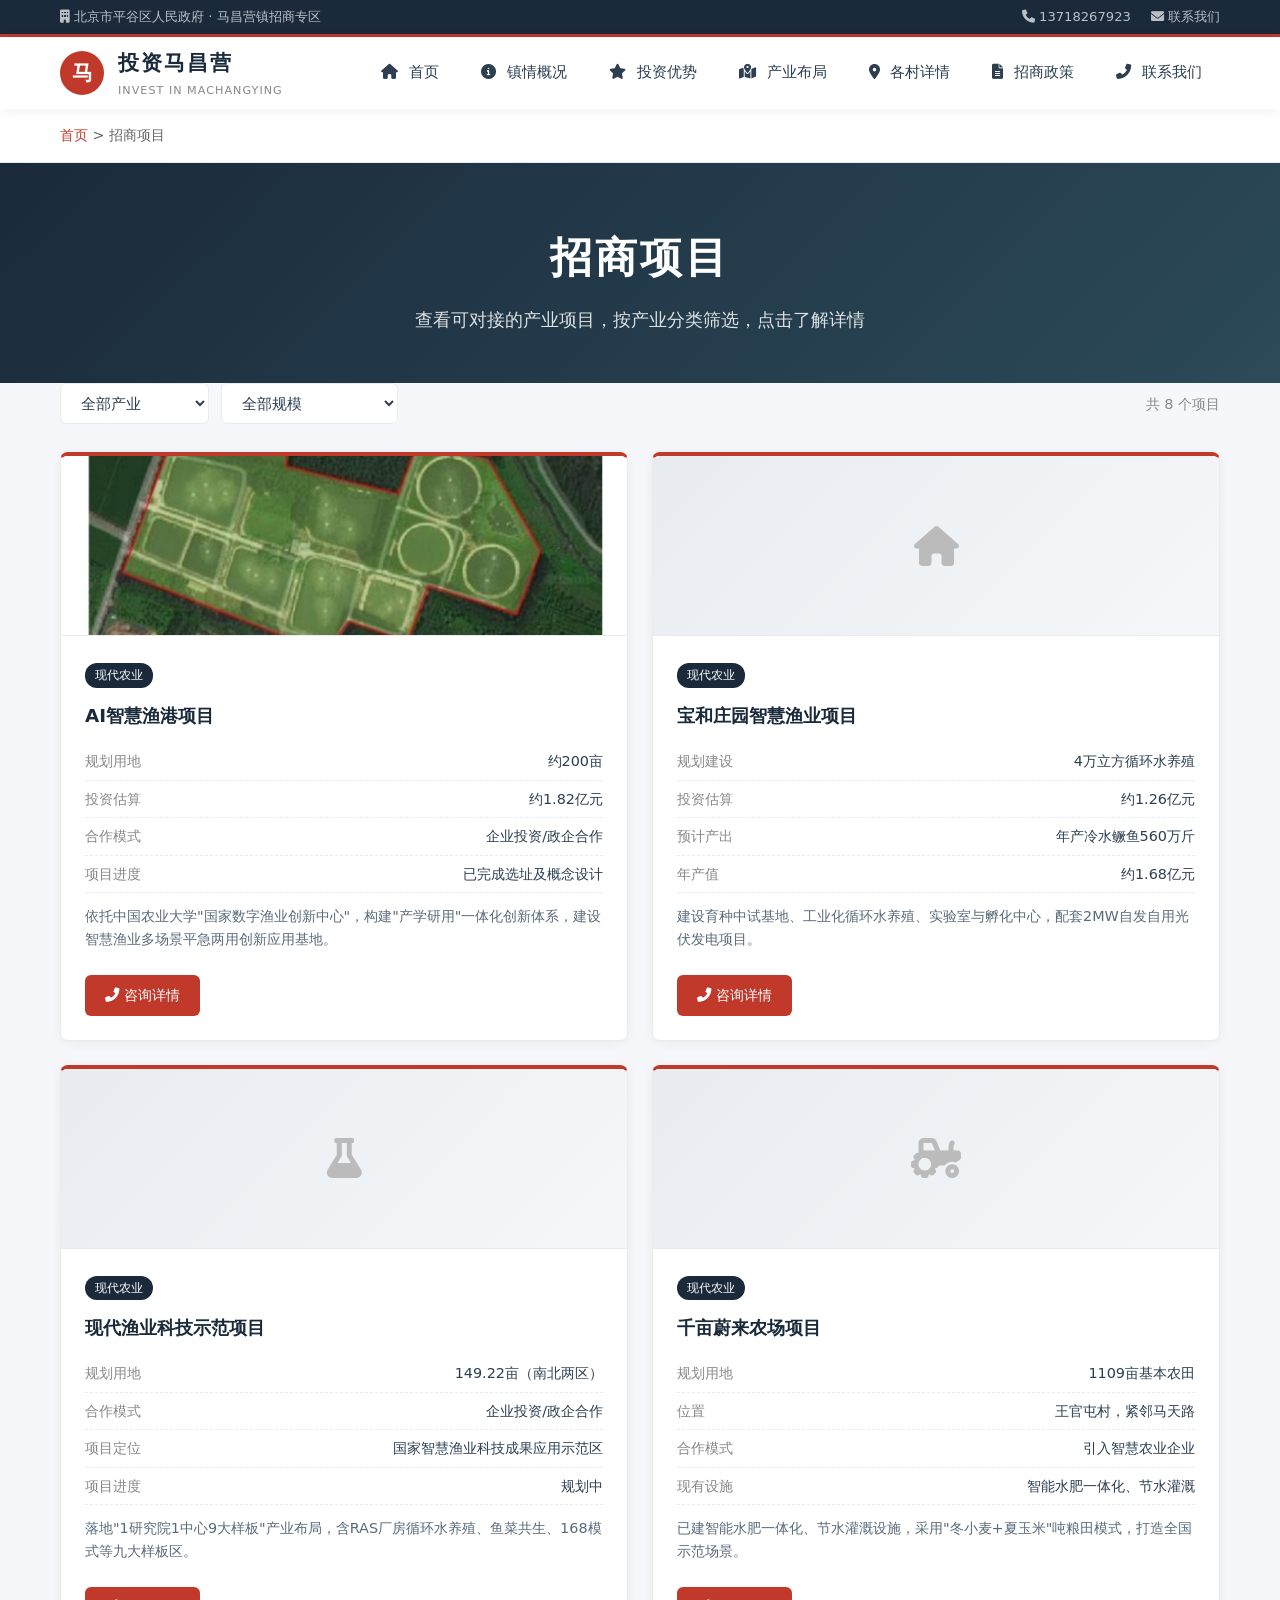
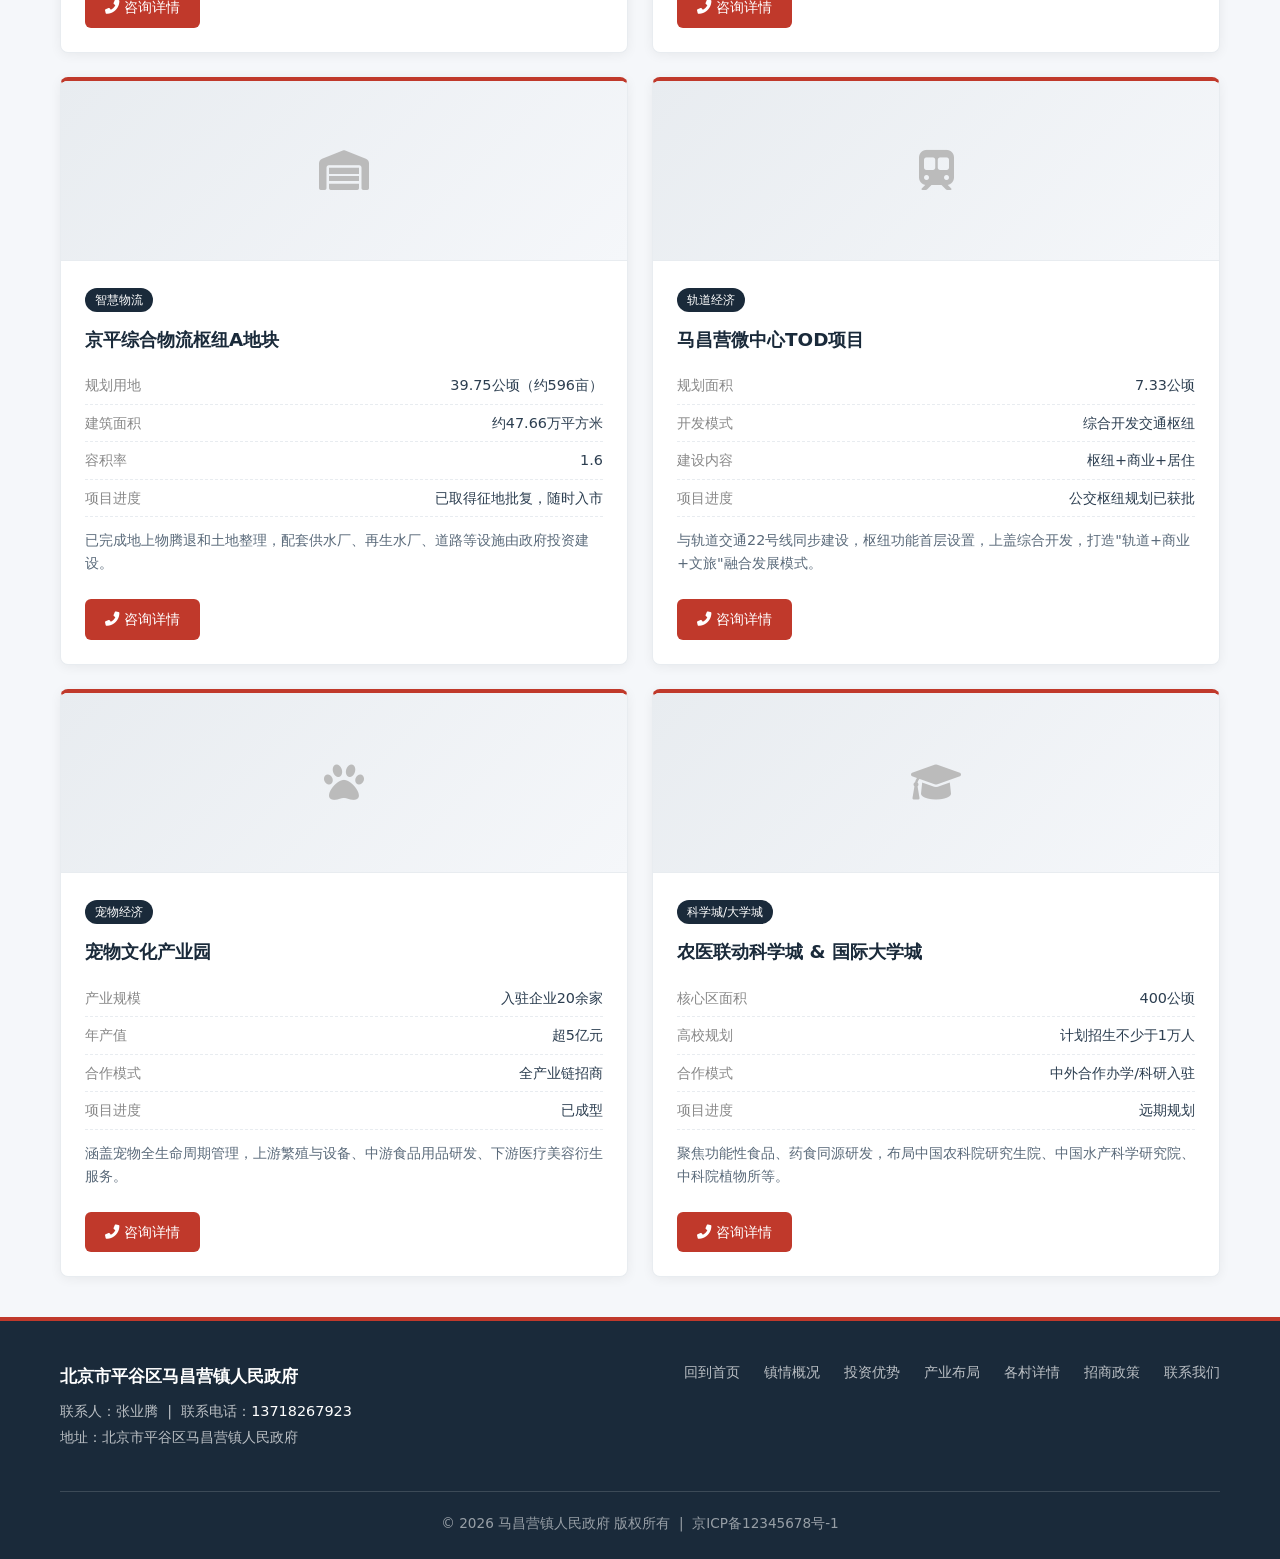
<file: projects.html>
<!DOCTYPE html>
<html lang="zh-CN">
<head>
    <meta charset="UTF-8">
    <meta name="viewport" content="width=device-width, initial-scale=1.0">
    <title>招商项目 - 投资马昌营</title>
    <link rel="stylesheet" href="https://cdnjs.cloudflare.com/ajax/libs/font-awesome/6.0.0-beta3/css/all.min.css">
    <link rel="stylesheet" href="assets/css/style.css">
    <style>
        .breadcrumb { background: var(--white); padding: 14px 0; border-bottom: 1px solid var(--border); font-size: 0.9rem; color: #666; }
        .breadcrumb a { color: var(--red); text-decoration: none; }
        .filter-bar { display: flex; gap: 12px; flex-wrap: wrap; margin-bottom: 28px; align-items: center; }
        .filter-bar select { padding: 10px 16px; border: 1px solid var(--border); border-radius: 6px; font-size: 0.95rem; background: var(--white); color: var(--text); cursor: pointer; }
        .filter-bar select:focus { outline: none; border-color: var(--red); }
        .filter-bar .result-count { color: #888; font-size: 0.9rem; margin-left: auto; }
        .project-grid { display: grid; grid-template-columns: repeat(2, 1fr); gap: 24px; margin-bottom: 40px; }
        .project-card { background: var(--white); border-radius: 8px; overflow: hidden; box-shadow: 0 2px 12px var(--shadow); border: 1px solid var(--border); border-top: 4px solid var(--red); transition: 0.2s; }
        .project-card:hover { transform: translateY(-3px); box-shadow: 0 6px 20px var(--shadow); }
        .project-card .card-body { padding: 24px; }
        .project-card .card-body h3 { font-size: 1.15rem; color: var(--navy); margin-bottom: 12px; }
        .project-card .card-body .tag { display: inline-block; background: var(--navy); color: var(--white); font-size: 0.75rem; padding: 2px 10px; border-radius: 12px; margin-bottom: 12px; }
        .project-card .card-body .info-row { display: flex; justify-content: space-between; padding: 6px 0; border-bottom: 1px dashed var(--border); font-size: 0.9rem; }
        .project-card .card-body .info-row .label { color: #888; }
        .project-card .card-body .info-row .value { color: var(--text); font-weight: 500; }
        .project-card .card-body .project-desc { color: var(--text-light); font-size: 0.9rem; line-height: 1.6; margin: 12px 0; }
        .project-card .card-body .btn-consult { display: inline-block; background: var(--red); color: var(--white); padding: 8px 20px; border-radius: 6px; text-decoration: none; font-size: 0.9rem; margin-top: 12px; }
        .project-card .card-body .btn-consult:hover { background: var(--red-dark); }
        .project-card .card-img { width: 100%; height: 180px; background: linear-gradient(135deg, #e8ecf0 0%, #f5f7fa 100%); display: flex; align-items: center; justify-content: center; color: #bbb; border-bottom: 1px solid var(--border); }
        .project-card .card-img i { font-size: 2.5rem; }
        @media (max-width: 992px) { .project-grid { grid-template-columns: 1fr; } }
        @media (max-width: 768px) { .filter-bar { flex-direction: column; align-items: stretch; } .filter-bar .result-count { margin-left: 0; } }
    </style>
</head>
<body>
    <div class="gov-top-bar">
        <div class="container">
            <span><i class="fas fa-building"></i> 北京市平谷区人民政府 · 马昌营镇招商专区</span>
            <span><a href="tel:13718267923"><i class="fas fa-phone"></i> 13718267923</a><a href="contact.html"><i class="fas fa-envelope"></i> 联系我们</a></span>
        </div>
    </div>
    <nav class="navbar">
        <div class="container">
            <a href="index.html" class="logo"><div class="emblem">马</div><div class="logo-text"><span class="main">投资马昌营</span><span class="sub">INVEST IN MACHANGYING</span></div></a>
            <div class="nav-links" id="navLinks">
                <a href="index.html"><i class="fas fa-home"></i> 首页</a>
                <a href="about.html"><i class="fas fa-info-circle"></i> 镇情概况</a>
                <a href="advantages.html"><i class="fas fa-star"></i> 投资优势</a>
                <a href="industry.html"><i class="fas fa-map-marked-alt"></i> 产业布局</a>
                <a href="villages.html"><i class="fas fa-map-marker-alt"></i> 各村详情</a>
                <a href="policy.html"><i class="fas fa-file-alt"></i> 招商政策</a>
                <a href="contact.html"><i class="fas fa-phone-alt"></i> 联系我们</a>
            </div>
            <div class="menu-toggle" id="menuToggle"><i class="fas fa-bars"></i></div>
        </div>
    </nav>
    <div class="breadcrumb"><div class="container"><a href="index.html">首页</a> &gt; 招商项目</div></div>
    <header class="page-header">
        <div class="container"><h1>招商项目</h1><p>查看可对接的产业项目，按产业分类筛选，点击了解详情</p></div>
    </header>
    <main class="container">

        <div class="filter-bar">
            <select id="filterIndustry" onchange="filterProjects()">
                <option value="all">全部产业</option>
                <option value="agriculture">现代农业</option>
                <option value="logistics">智慧物流</option>
                <option value="subway">轨道经济</option>
                <option value="pet">宠物经济</option>
                <option value="ecommerce">直播电商</option>
                <option value="science">科学城/大学城</option>
            </select>
            <select id="filterScale" onchange="filterProjects()">
                <option value="all">全部规模</option>
                <option value="large">大型（>100亩）</option>
                <option value="medium">中型（30-100亩）</option>
                <option value="small">小型（<30亩）</option>
            </select>
            <span class="result-count" id="resultCount">共 8 个项目</span>
        </div>

        <div class="project-grid" id="projectGrid">

            <!-- 项目1：AI智慧渔港 -->
            <div class="project-card" data-industry="agriculture" data-scale="large">
                <div class="card-img"><img src="images/天下渔仓_选址位置图.png" alt="天下渔仓项目选址" style="width:100%;height:100%;object-fit:cover;"></div>
                <div class="card-body">
                    <span class="tag">现代农业</span>
                    <h3>AI智慧渔港项目</h3>
                    <div class="info-row"><span class="label">规划用地</span><span class="value">约200亩</span></div>
                    <div class="info-row"><span class="label">投资估算</span><span class="value">约1.82亿元</span></div>
                    <div class="info-row"><span class="label">合作模式</span><span class="value">企业投资/政企合作</span></div>
                    <div class="info-row"><span class="label">项目进度</span><span class="value">已完成选址及概念设计</span></div>
                    <div class="project-desc">依托中国农业大学"国家数字渔业创新中心"，构建"产学研用"一体化创新体系，建设智慧渔业多场景平急两用创新应用基地。</div>
                    <a href="contact.html" class="btn-consult"><i class="fas fa-phone-alt"></i> 咨询详情</a>
                </div>
            </div>

            <!-- 项目2：宝和庄园智慧渔业 -->
            <div class="project-card" data-industry="agriculture" data-scale="medium">
                <div class="card-img"><i class="fas fa-home"></i></div>
                <div class="card-body">
                    <span class="tag">现代农业</span>
                    <h3>宝和庄园智慧渔业项目</h3>
                    <div class="info-row"><span class="label">规划建设</span><span class="value">4万立方循环水养殖</span></div>
                    <div class="info-row"><span class="label">投资估算</span><span class="value">约1.26亿元</span></div>
                    <div class="info-row"><span class="label">预计产出</span><span class="value">年产冷水鳜鱼560万斤</span></div>
                    <div class="info-row"><span class="label">年产值</span><span class="value">约1.68亿元</span></div>
                    <div class="project-desc">建设育种中试基地、工业化循环水养殖、实验室与孵化中心，配套2MW自发自用光伏发电项目。</div>
                    <a href="contact.html" class="btn-consult"><i class="fas fa-phone-alt"></i> 咨询详情</a>
                </div>
            </div>

            <!-- 项目3：现代渔业科技示范 -->
            <div class="project-card" data-industry="agriculture" data-scale="large">
                <div class="card-img"><i class="fas fa-flask"></i></div>
                <div class="card-body">
                    <span class="tag">现代农业</span>
                    <h3>现代渔业科技示范项目</h3>
                    <div class="info-row"><span class="label">规划用地</span><span class="value">149.22亩（南北两区）</span></div>
                    <div class="info-row"><span class="label">合作模式</span><span class="value">企业投资/政企合作</span></div>
                    <div class="info-row"><span class="label">项目定位</span><span class="value">国家智慧渔业科技成果应用示范区</span></div>
                    <div class="info-row"><span class="label">项目进度</span><span class="value">规划中</span></div>
                    <div class="project-desc">落地"1研究院1中心9大样板"产业布局，含RAS厂房循环水养殖、鱼菜共生、168模式等九大样板区。</div>
                    <a href="contact.html" class="btn-consult"><i class="fas fa-phone-alt"></i> 咨询详情</a>
                </div>
            </div>

            <!-- 项目4：千亩蔚来农场 -->
            <div class="project-card" data-industry="agriculture" data-scale="large">
                <div class="card-img"><i class="fas fa-tractor"></i></div>
                <div class="card-body">
                    <span class="tag">现代农业</span>
                    <h3>千亩蔚来农场项目</h3>
                    <div class="info-row"><span class="label">规划用地</span><span class="value">1109亩基本农田</span></div>
                    <div class="info-row"><span class="label">位置</span><span class="value">王官屯村，紧邻马天路</span></div>
                    <div class="info-row"><span class="label">合作模式</span><span class="value">引入智慧农业企业</span></div>
                    <div class="info-row"><span class="label">现有设施</span><span class="value">智能水肥一体化、节水灌溉</span></div>
                    <div class="project-desc">已建智能水肥一体化、节水灌溉设施，采用"冬小麦+夏玉米"吨粮田模式，打造全国示范场景。</div>
                    <a href="contact.html" class="btn-consult"><i class="fas fa-phone-alt"></i> 咨询详情</a>
                </div>
            </div>

            <!-- 项目5：京平物流A地块 -->
            <div class="project-card" data-industry="logistics" data-scale="large">
                <div class="card-img"><i class="fas fa-warehouse"></i></div>
                <div class="card-body">
                    <span class="tag">智慧物流</span>
                    <h3>京平综合物流枢纽A地块</h3>
                    <div class="info-row"><span class="label">规划用地</span><span class="value">39.75公顷（约596亩）</span></div>
                    <div class="info-row"><span class="label">建筑面积</span><span class="value">约47.66万平方米</span></div>
                    <div class="info-row"><span class="label">容积率</span><span class="value">1.6</span></div>
                    <div class="info-row"><span class="label">项目进度</span><span class="value">已取得征地批复，随时入市</span></div>
                    <div class="project-desc">已完成地上物腾退和土地整理，配套供水厂、再生水厂、道路等设施由政府投资建设。</div>
                    <a href="contact.html" class="btn-consult"><i class="fas fa-phone-alt"></i> 咨询详情</a>
                </div>
            </div>

            <!-- 项目6：马昌营微中心 -->
            <div class="project-card" data-industry="subway" data-scale="medium">
                <div class="card-img"><i class="fas fa-subway"></i></div>
                <div class="card-body">
                    <span class="tag">轨道经济</span>
                    <h3>马昌营微中心TOD项目</h3>
                    <div class="info-row"><span class="label">规划面积</span><span class="value">7.33公顷</span></div>
                    <div class="info-row"><span class="label">开发模式</span><span class="value">综合开发交通枢纽</span></div>
                    <div class="info-row"><span class="label">建设内容</span><span class="value">枢纽+商业+居住</span></div>
                    <div class="info-row"><span class="label">项目进度</span><span class="value">公交枢纽规划已获批</span></div>
                    <div class="project-desc">与轨道交通22号线同步建设，枢纽功能首层设置，上盖综合开发，打造"轨道+商业+文旅"融合发展模式。</div>
                    <a href="contact.html" class="btn-consult"><i class="fas fa-phone-alt"></i> 咨询详情</a>
                </div>
            </div>

            <!-- 项目7：宠物文化产业园 -->
            <div class="project-card" data-industry="pet" data-scale="medium">
                <div class="card-img"><i class="fas fa-paw"></i></div>
                <div class="card-body">
                    <span class="tag">宠物经济</span>
                    <h3>宠物文化产业园</h3>
                    <div class="info-row"><span class="label">产业规模</span><span class="value">入驻企业20余家</span></div>
                    <div class="info-row"><span class="label">年产值</span><span class="value">超5亿元</span></div>
                    <div class="info-row"><span class="label">合作模式</span><span class="value">全产业链招商</span></div>
                    <div class="info-row"><span class="label">项目进度</span><span class="value">已成型</span></div>
                    <div class="project-desc">涵盖宠物全生命周期管理，上游繁殖与设备、中游食品用品研发、下游医疗美容衍生服务。</div>
                    <a href="contact.html" class="btn-consult"><i class="fas fa-phone-alt"></i> 咨询详情</a>
                </div>
            </div>

            <!-- 项目8：农医联动科学城 -->
            <div class="project-card" data-industry="science" data-scale="large">
                <div class="card-img"><i class="fas fa-graduation-cap"></i></div>
                <div class="card-body">
                    <span class="tag">科学城/大学城</span>
                    <h3>农医联动科学城 & 国际大学城</h3>
                    <div class="info-row"><span class="label">核心区面积</span><span class="value">400公顷</span></div>
                    <div class="info-row"><span class="label">高校规划</span><span class="value">计划招生不少于1万人</span></div>
                    <div class="info-row"><span class="label">合作模式</span><span class="value">中外合作办学/科研入驻</span></div>
                    <div class="info-row"><span class="label">项目进度</span><span class="value">远期规划</span></div>
                    <div class="project-desc">聚焦功能性食品、药食同源研发，布局中国农科院研究生院、中国水产科学研究院、中科院植物所等。</div>
                    <a href="contact.html" class="btn-consult"><i class="fas fa-phone-alt"></i> 咨询详情</a>
                </div>
            </div>

        </div>
    </main>

    <footer class="footer">
        <div class="container">
            <div class="left">
                <div class="org">北京市平谷区马昌营镇人民政府</div>
                <div>联系人：张业腾 &nbsp;|&nbsp; 联系电话：<a href="tel:13718267923">13718267923</a></div>
                <div>地址：北京市平谷区马昌营镇人民政府</div>
            </div>
            <div class="right">
                <a href="index.html">回到首页</a><a href="about.html">镇情概况</a><a href="advantages.html">投资优势</a><a href="industry.html">产业布局</a><a href="villages.html">各村详情</a><a href="policy.html">招商政策</a><a href="contact.html">联系我们</a>
            </div>
            <div class="footer-copyright"><p>&copy; 2026 马昌营镇人民政府 版权所有 &nbsp;|&nbsp; 京ICP备12345678号-1</p></div>
        </div>
    </footer>

    <script src="assets/js/main.js"></script>
    <script>
        function filterProjects() {
            const industry = document.getElementById('filterIndustry').value;
            const scale = document.getElementById('filterScale').value;
            const cards = document.querySelectorAll('.project-card');
            let count = 0;
            cards.forEach(card => {
                const indMatch = industry === 'all' || card.dataset.industry === industry;
                const scaMatch = scale === 'all' || card.dataset.scale === scale;
                if (indMatch && scaMatch) {
                    card.style.display = '';
                    count++;
                } else {
                    card.style.display = 'none';
                }
            });
            document.getElementById('resultCount').textContent = '共 ' + count + ' 个项目';
        }
    </script>
</body>
</html>
</file>
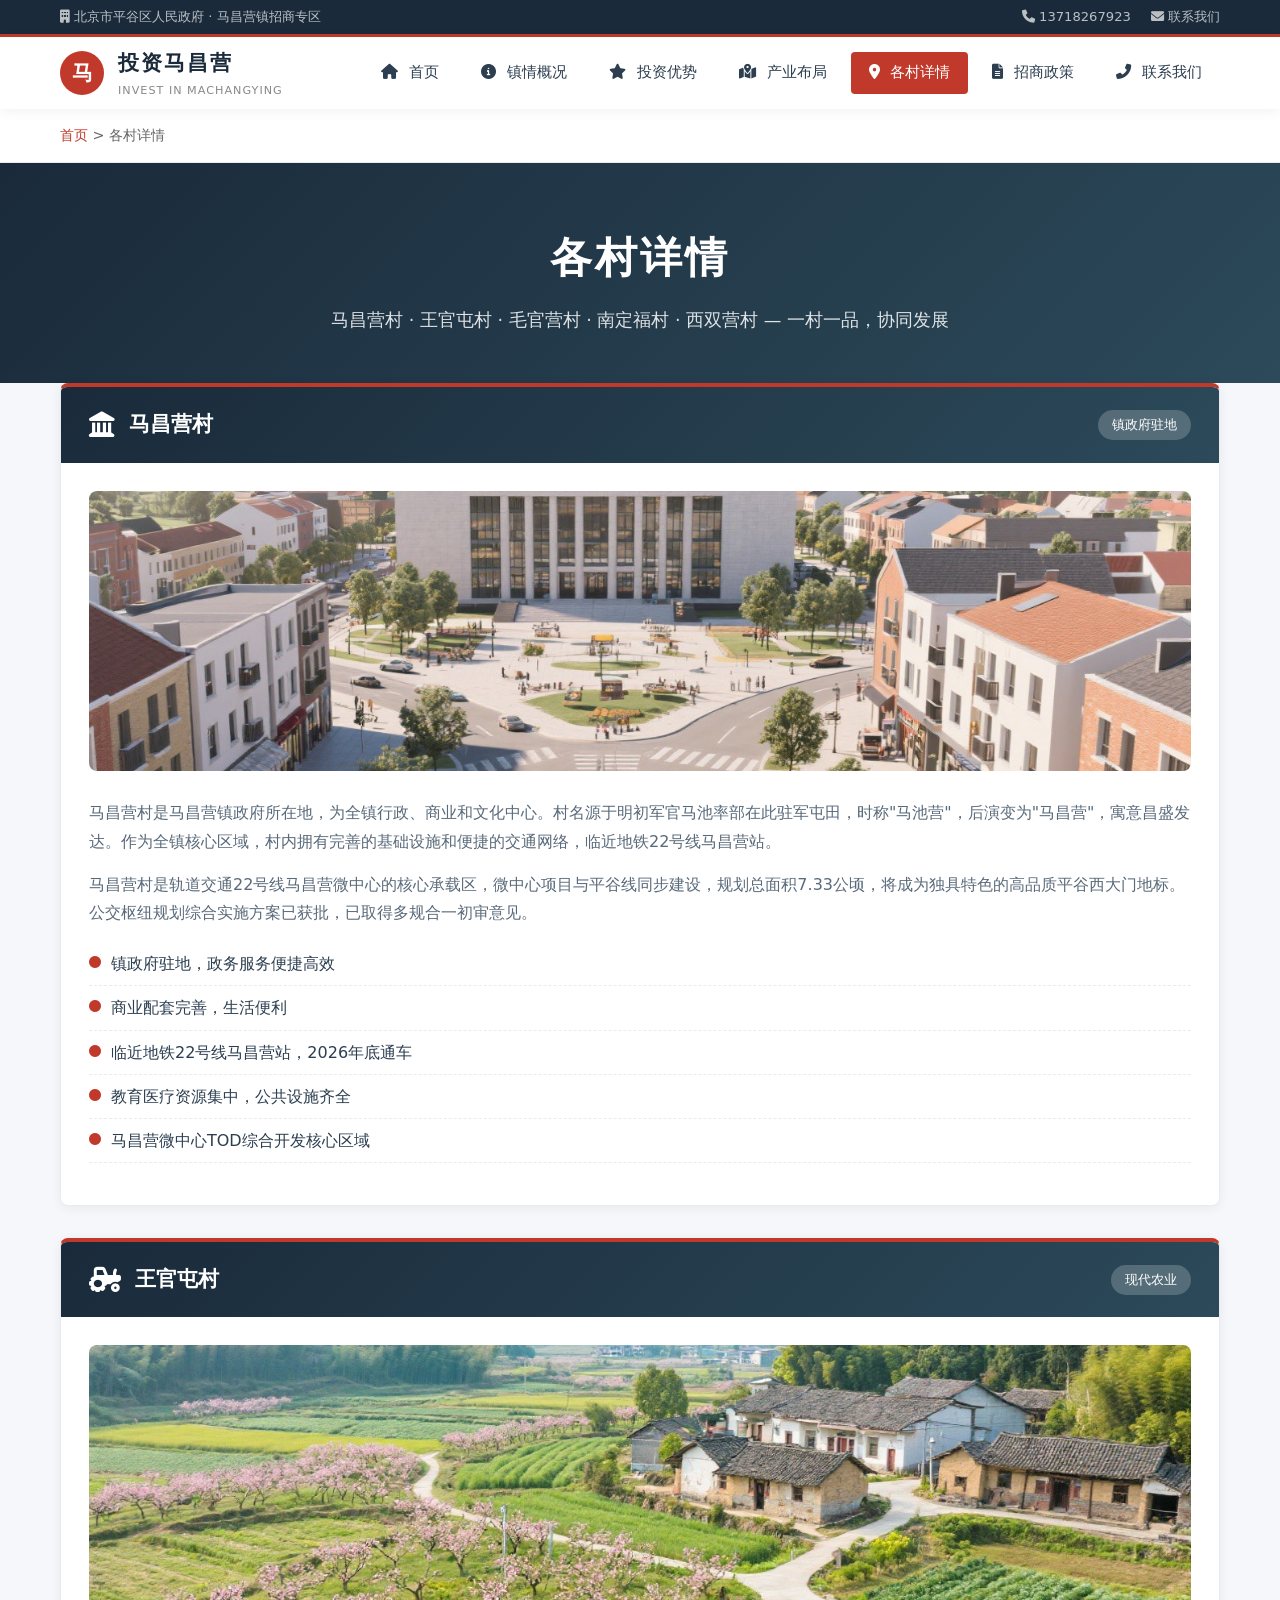
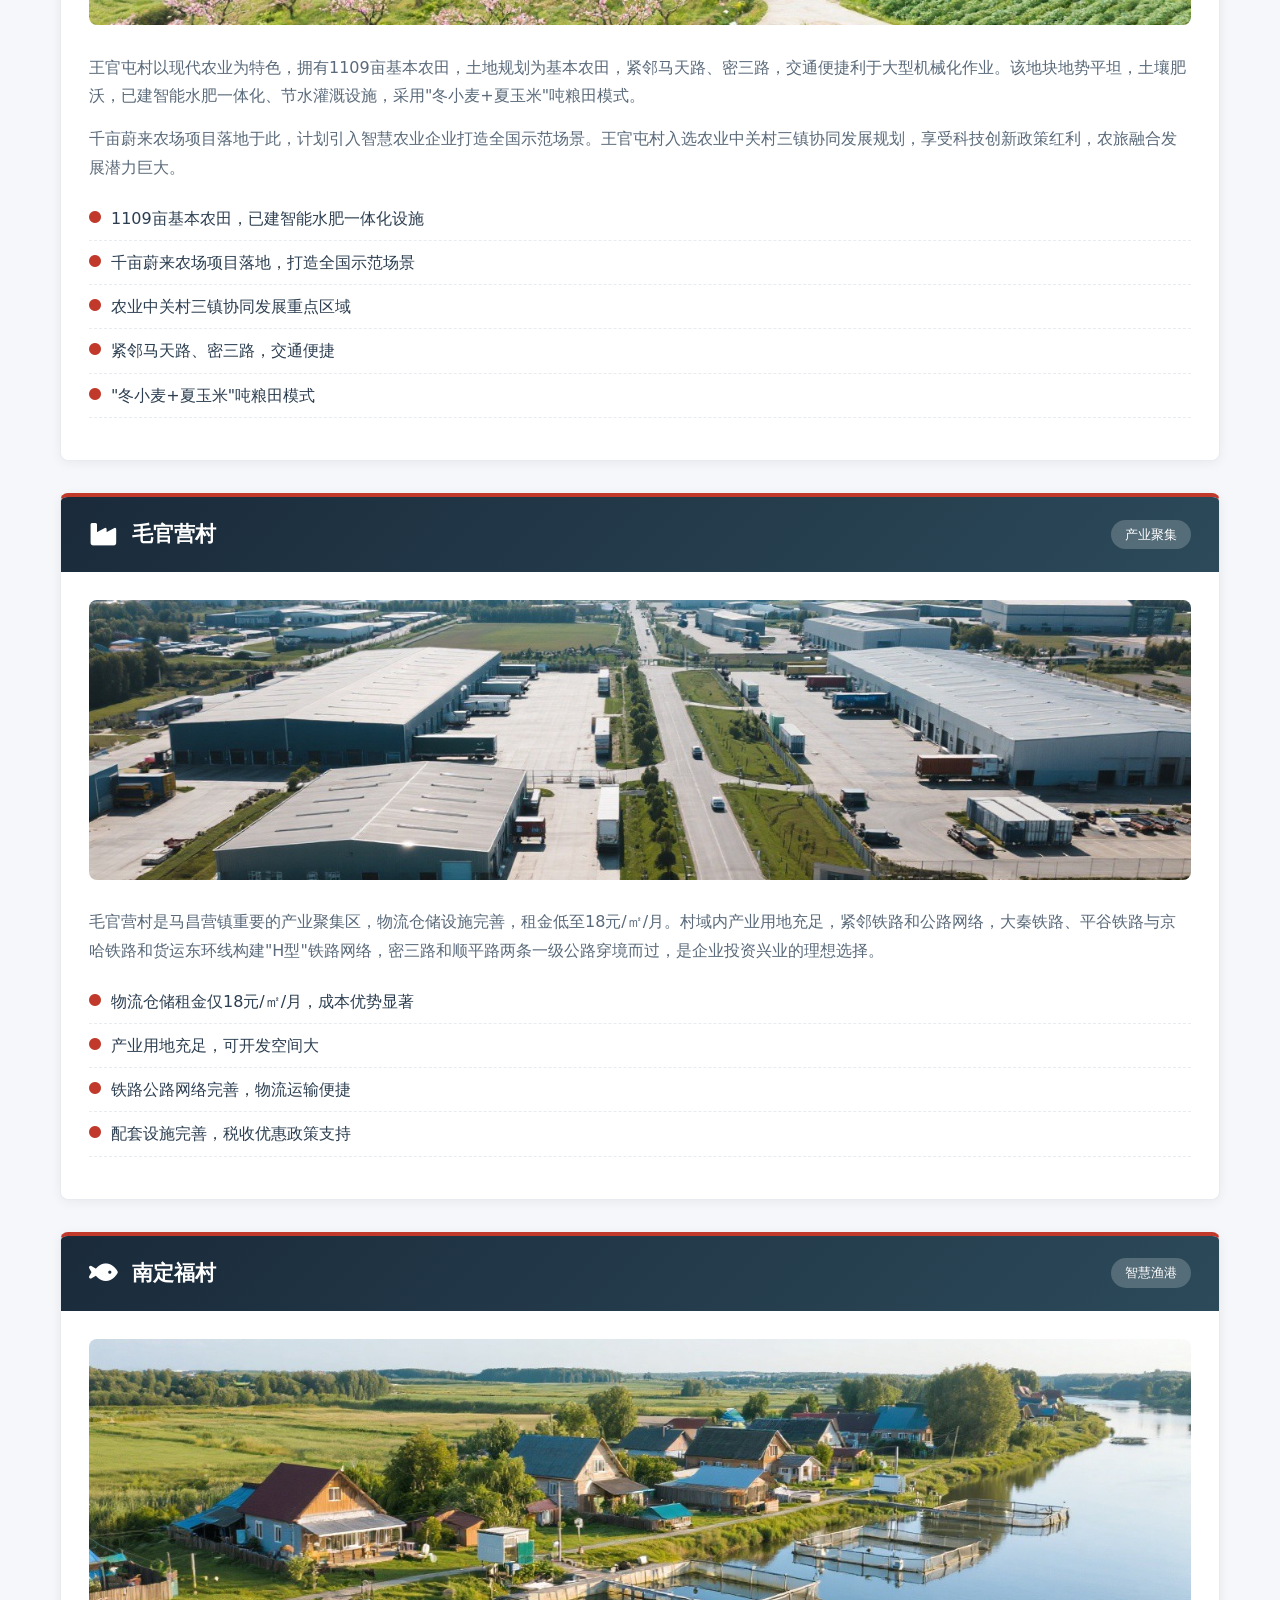
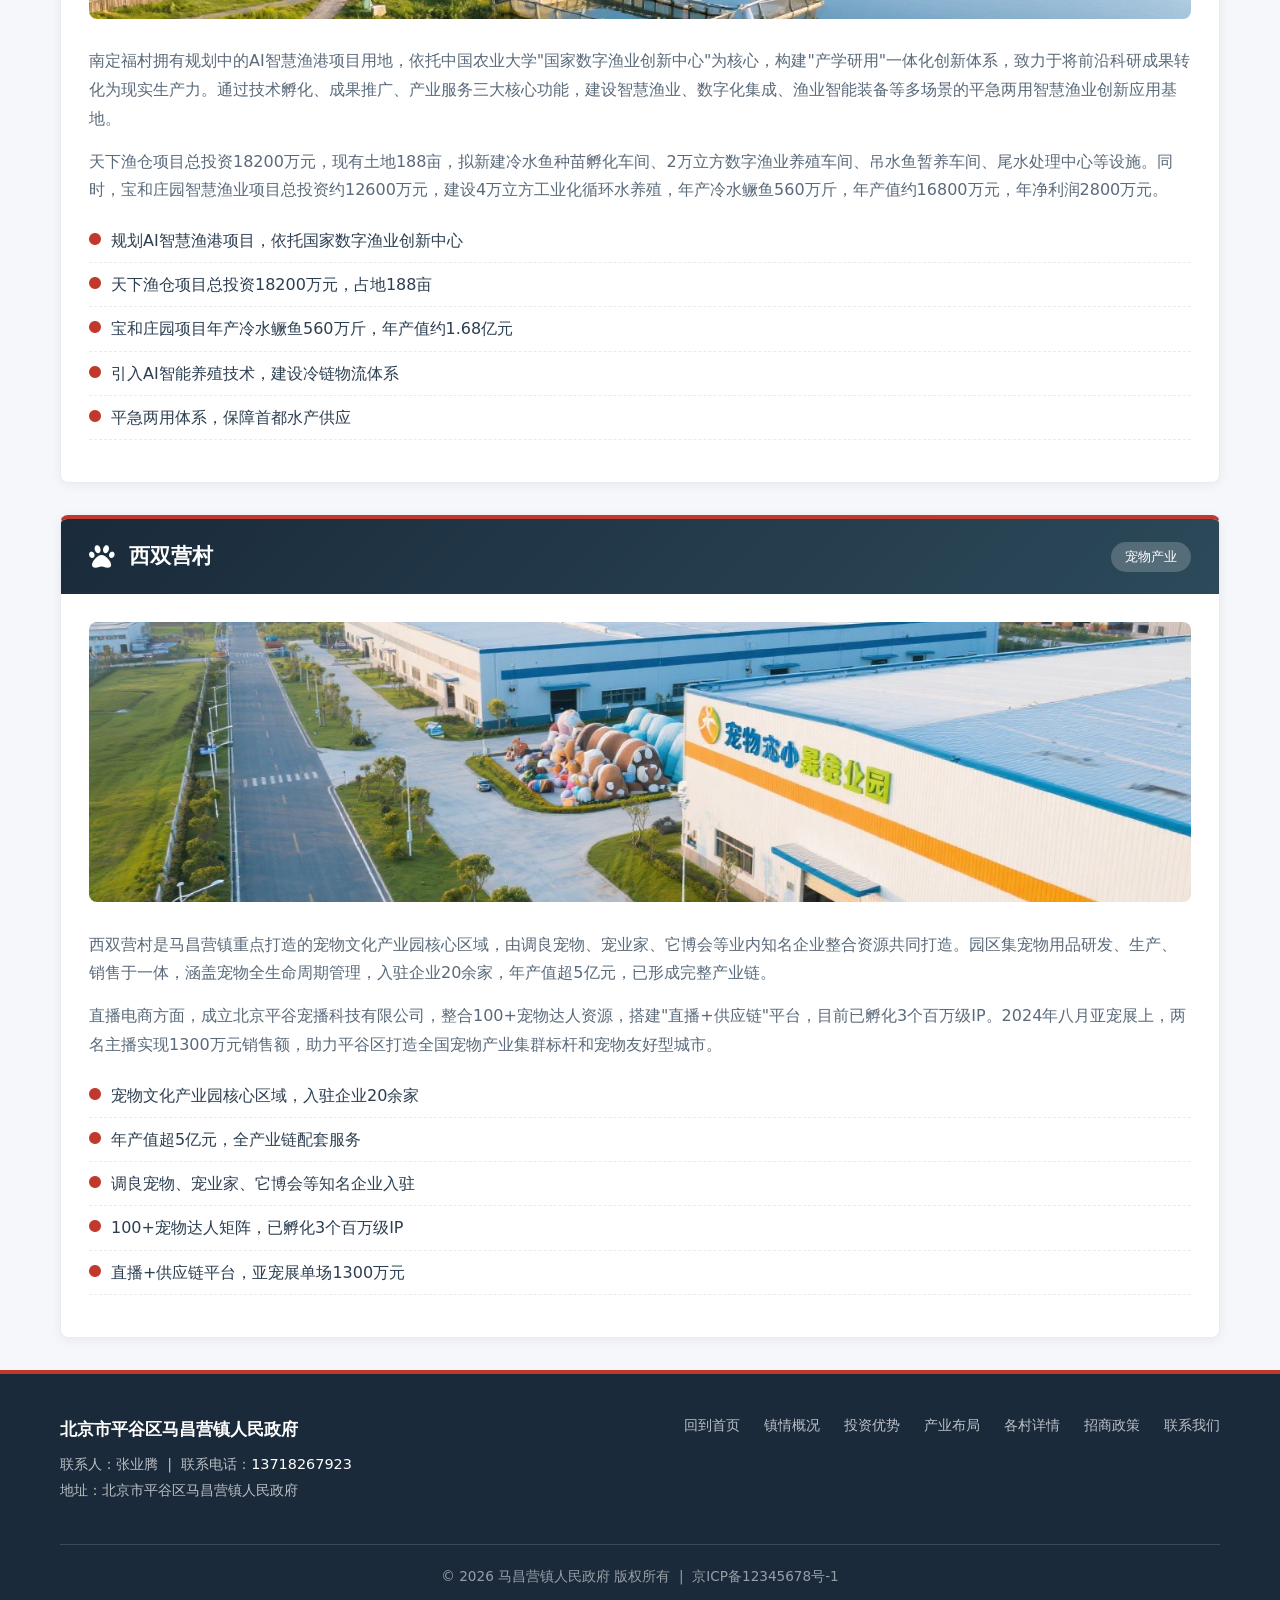
<file: villages.html>
<!DOCTYPE html>
<html lang="zh-CN">
<head>
    <meta charset="UTF-8">
    <meta name="viewport" content="width=device-width, initial-scale=1.0">
    <title>各村详情 - 投资马昌营</title>
    <link rel="stylesheet" href="https://cdnjs.cloudflare.com/ajax/libs/font-awesome/6.0.0-beta3/css/all.min.css">
    <link rel="stylesheet" href="assets/css/style.css">
    <style>
        .breadcrumb { background: var(--white); padding: 14px 0; border-bottom: 1px solid var(--border); font-size: 0.9rem; color: #666; }
        .breadcrumb a { color: var(--red); text-decoration: none; }
        .village-detail { background: var(--white); border-radius: 8px; overflow: hidden; box-shadow: 0 2px 12px var(--shadow); border: 1px solid var(--border); margin-bottom: 32px; border-top: 4px solid var(--red); }
        .village-header { background: linear-gradient(135deg, var(--navy) 0%, var(--navy-light) 100%); color: var(--white); padding: 20px 28px; display: flex; align-items: center; gap: 14px; }
        .village-header i { font-size: 1.6rem; }
        .village-header h3 { font-size: 1.3rem; font-weight: 600; }
        .village-header .tag { margin-left: auto; background: rgba(255,255,255,0.2); padding: 4px 14px; border-radius: 20px; font-size: 0.8rem; }
        .village-body { padding: 28px; }
        .village-body .img-row { margin-bottom: 20px; }
        .village-body .img-row img { width: 100%; height: 280px; object-fit: cover; border-radius: 8px; }
        .village-body p { color: var(--text-light); line-height: 1.8; margin-bottom: 14px; }
        .village-body ul { list-style: none; padding: 0; margin: 14px 0; }
        .village-body ul li { padding: 8px 0; border-bottom: 1px dashed var(--border); color: var(--text); display: flex; align-items: flex-start; gap: 10px; }
        .village-body ul li i { color: var(--red); font-size: 0.75rem; margin-top: 6px; }

        @media (max-width: 992px) { .village-body .img-row { grid-template-columns: 1fr; } }
        @media (max-width: 768px) { .village-body { padding: 20px; } }
    </style>
</head>
<body>

    <div class="gov-top-bar">
        <div class="container">
            <span><i class="fas fa-building"></i> 北京市平谷区人民政府 · 马昌营镇招商专区</span>
            <span><a href="tel:13718267923"><i class="fas fa-phone"></i> 13718267923</a><a href="contact.html"><i class="fas fa-envelope"></i> 联系我们</a></span>
        </div>
    </div>

    <nav class="navbar">
        <div class="container">
            <a href="index.html" class="logo">
                <div class="emblem">马</div>
                <div class="logo-text"><span class="main">投资马昌营</span><span class="sub">INVEST IN MACHANGYING</span></div>
            </a>
            <div class="nav-links" id="navLinks">
                <a href="index.html"><i class="fas fa-home"></i> 首页</a>
                <a href="about.html"><i class="fas fa-info-circle"></i> 镇情概况</a>
                <a href="advantages.html"><i class="fas fa-star"></i> 投资优势</a>
                <a href="industry.html"><i class="fas fa-map-marked-alt"></i> 产业布局</a>
                <a href="villages.html" class="active"><i class="fas fa-map-marker-alt"></i> 各村详情</a>
                <a href="policy.html"><i class="fas fa-file-alt"></i> 招商政策</a>
                <a href="contact.html"><i class="fas fa-phone-alt"></i> 联系我们</a>
            </div>
            <div class="menu-toggle" id="menuToggle"><i class="fas fa-bars"></i></div>
        </div>
    </nav>

    <div class="breadcrumb"><div class="container"><a href="index.html">首页</a> &gt; 各村详情</div></div>

    <header class="page-header">
        <div class="container"><h1>各村详情</h1><p>马昌营村 · 王官屯村 · 毛官营村 · 南定福村 · 西双营村 — 一村一品，协同发展</p></div>
    </header>

    <main class="container">

        <!-- 马昌营村 -->
        <div class="village-detail">
            <div class="village-header"><i class="fas fa-landmark"></i><h3>马昌营村</h3><span class="tag">镇政府驻地</span></div>
            <div class="village-body">
                <div class="img-row">
                    <img src="images/马昌营村.jpg" alt="马昌营村">
                </div>
                <p>马昌营村是马昌营镇政府所在地，为全镇行政、商业和文化中心。村名源于明初军官马池率部在此驻军屯田，时称"马池营"，后演变为"马昌营"，寓意昌盛发达。作为全镇核心区域，村内拥有完善的基础设施和便捷的交通网络，临近地铁22号线马昌营站。</p>
                <p>马昌营村是轨道交通22号线马昌营微中心的核心承载区，微中心项目与平谷线同步建设，规划总面积7.33公顷，将成为独具特色的高品质平谷西大门地标。公交枢纽规划综合实施方案已获批，已取得多规合一初审意见。</p>
                <ul>
                    <li><i class="fas fa-circle"></i> 镇政府驻地，政务服务便捷高效</li>
                    <li><i class="fas fa-circle"></i> 商业配套完善，生活便利</li>
                    <li><i class="fas fa-circle"></i> 临近地铁22号线马昌营站，2026年底通车</li>
                    <li><i class="fas fa-circle"></i> 教育医疗资源集中，公共设施齐全</li>
                    <li><i class="fas fa-circle"></i> 马昌营微中心TOD综合开发核心区域</li>
                </ul>
            </div>
        </div>

        <!-- 王官屯村 -->
        <div class="village-detail">
            <div class="village-header"><i class="fas fa-tractor"></i><h3>王官屯村</h3><span class="tag">现代农业</span></div>
            <div class="village-body">
                <div class="img-row">
                    <img src="images/王官屯村.jpg" alt="王官屯村">
                </div>
                <p>王官屯村以现代农业为特色，拥有1109亩基本农田，土地规划为基本农田，紧邻马天路、密三路，交通便捷利于大型机械化作业。该地块地势平坦，土壤肥沃，已建智能水肥一体化、节水灌溉设施，采用"冬小麦+夏玉米"吨粮田模式。</p>
                <p>千亩蔚来农场项目落地于此，计划引入智慧农业企业打造全国示范场景。王官屯村入选农业中关村三镇协同发展规划，享受科技创新政策红利，农旅融合发展潜力巨大。</p>
                <ul>
                    <li><i class="fas fa-circle"></i> 1109亩基本农田，已建智能水肥一体化设施</li>
                    <li><i class="fas fa-circle"></i> 千亩蔚来农场项目落地，打造全国示范场景</li>
                    <li><i class="fas fa-circle"></i> 农业中关村三镇协同发展重点区域</li>
                    <li><i class="fas fa-circle"></i> 紧邻马天路、密三路，交通便捷</li>
                    <li><i class="fas fa-circle"></i> "冬小麦+夏玉米"吨粮田模式</li>
                </ul>
            </div>
        </div>

        <!-- 毛官营村 -->
        <div class="village-detail">
            <div class="village-header"><i class="fas fa-industry"></i><h3>毛官营村</h3><span class="tag">产业聚集</span></div>
            <div class="village-body">
                <div class="img-row">
                    <img src="images/毛官营村.jpg" alt="毛官营村">
                </div>
                <p>毛官营村是马昌营镇重要的产业聚集区，物流仓储设施完善，租金低至18元/㎡/月。村域内产业用地充足，紧邻铁路和公路网络，大秦铁路、平谷铁路与京哈铁路和货运东环线构建"H型"铁路网络，密三路和顺平路两条一级公路穿境而过，是企业投资兴业的理想选择。</p>
                <ul>
                    <li><i class="fas fa-circle"></i> 物流仓储租金仅18元/㎡/月，成本优势显著</li>
                    <li><i class="fas fa-circle"></i> 产业用地充足，可开发空间大</li>
                    <li><i class="fas fa-circle"></i> 铁路公路网络完善，物流运输便捷</li>
                    <li><i class="fas fa-circle"></i> 配套设施完善，税收优惠政策支持</li>
                </ul>
            </div>
        </div>

        <!-- 南定福村 -->
        <div class="village-detail">
            <div class="village-header"><i class="fas fa-fish"></i><h3>南定福村</h3><span class="tag">智慧渔港</span></div>
            <div class="village-body">
                <div class="img-row">
                    <img src="images/南定福村.jpg" alt="南定福村">
                </div>
                <p>南定福村拥有规划中的AI智慧渔港项目用地，依托中国农业大学"国家数字渔业创新中心"为核心，构建"产学研用"一体化创新体系，致力于将前沿科研成果转化为现实生产力。通过技术孵化、成果推广、产业服务三大核心功能，建设智慧渔业、数字化集成、渔业智能装备等多场景的平急两用智慧渔业创新应用基地。</p>
                <p>天下渔仓项目总投资18200万元，现有土地188亩，拟新建冷水鱼种苗孵化车间、2万立方数字渔业养殖车间、吊水鱼暂养车间、尾水处理中心等设施。同时，宝和庄园智慧渔业项目总投资约12600万元，建设4万立方工业化循环水养殖，年产冷水鳜鱼560万斤，年产值约16800万元，年净利润2800万元。</p>
                <ul>
                    <li><i class="fas fa-circle"></i> 规划AI智慧渔港项目，依托国家数字渔业创新中心</li>
                    <li><i class="fas fa-circle"></i> 天下渔仓项目总投资18200万元，占地188亩</li>
                    <li><i class="fas fa-circle"></i> 宝和庄园项目年产冷水鳜鱼560万斤，年产值约1.68亿元</li>
                    <li><i class="fas fa-circle"></i> 引入AI智能养殖技术，建设冷链物流体系</li>
                    <li><i class="fas fa-circle"></i> 平急两用体系，保障首都水产供应</li>
                </ul>
            </div>
        </div>

        <!-- 西双营村 -->
        <div class="village-detail">
            <div class="village-header"><i class="fas fa-paw"></i><h3>西双营村</h3><span class="tag">宠物产业</span></div>
            <div class="village-body">
                <div class="img-row">
                    <img src="images/西双营村.jpg" alt="西双营村">
                </div>
                <p>西双营村是马昌营镇重点打造的宠物文化产业园核心区域，由调良宠物、宠业家、它博会等业内知名企业整合资源共同打造。园区集宠物用品研发、生产、销售于一体，涵盖宠物全生命周期管理，入驻企业20余家，年产值超5亿元，已形成完整产业链。</p>
                <p>直播电商方面，成立北京平谷宠播科技有限公司，整合100+宠物达人资源，搭建"直播+供应链"平台，目前已孵化3个百万级IP。2024年八月亚宠展上，两名主播实现1300万元销售额，助力平谷区打造全国宠物产业集群标杆和宠物友好型城市。</p>
                <ul>
                    <li><i class="fas fa-circle"></i> 宠物文化产业园核心区域，入驻企业20余家</li>
                    <li><i class="fas fa-circle"></i> 年产值超5亿元，全产业链配套服务</li>
                    <li><i class="fas fa-circle"></i> 调良宠物、宠业家、它博会等知名企业入驻</li>
                    <li><i class="fas fa-circle"></i> 100+宠物达人矩阵，已孵化3个百万级IP</li>
                    <li><i class="fas fa-circle"></i> 直播+供应链平台，亚宠展单场1300万元</li>
                </ul>
            </div>
        </div>

    </main>

    <footer class="footer">
        <div class="container">
            <div class="left">
                <div class="org">北京市平谷区马昌营镇人民政府</div>
                <div>联系人：张业腾 &nbsp;|&nbsp; 联系电话：<a href="tel:13718267923">13718267923</a></div>
                <div>地址：北京市平谷区马昌营镇人民政府</div>
            </div>
            <div class="right">
                <a href="index.html">回到首页</a><a href="about.html">镇情概况</a><a href="advantages.html">投资优势</a><a href="industry.html">产业布局</a><a href="villages.html">各村详情</a><a href="policy.html">招商政策</a><a href="contact.html">联系我们</a>
            </div>
            <div class="footer-copyright"><p>&copy; 2026 马昌营镇人民政府 版权所有 &nbsp;|&nbsp; 京ICP备12345678号-1</p></div>
        </div>
    </footer>

    <script src="assets/js/main.js"></script>
</body>
</html>
</file>
<file: assets/css/style.css>
/* ===== 全局变量 ===== */
:root {
    --navy: #1a2a3a;
    --navy-light: #2c4a5a;
    --red: #c0392b;
    --red-dark: #a93226;
    --bg: #f5f7fa;
    --white: #ffffff;
    --text: #2c3e50;
    --text-light: #5a6a7a;
    --border: #e8ecf0;
    --shadow: rgba(0, 0, 0, 0.06);
    --shadow-hover: rgba(0, 0, 0, 0.1);
}

/* ===== 全局重置 ===== */
* {
    margin: 0;
    padding: 0;
    box-sizing: border-box;
}

html {
    scroll-behavior: smooth;
}

body {
    font-family: 'Microsoft YaHei', 'PingFang SC', system-ui, sans-serif;
    background: var(--bg);
    color: var(--text);
    line-height: 1.7;
}

.container {
    max-width: 1200px;
    margin: 0 auto;
    padding: 0 20px;
}

/* ===== 顶部政务条 ===== */
.gov-top-bar {
    background: var(--navy);
    color: rgba(255, 255, 255, 0.7);
    font-size: 0.82rem;
    padding: 6px 0;
    border-bottom: 3px solid var(--red);
}

.gov-top-bar .container {
    display: flex;
    justify-content: space-between;
    flex-wrap: wrap;
    gap: 6px;
}

.gov-top-bar a {
    color: rgba(255, 255, 255, 0.7);
    text-decoration: none;
    margin-left: 20px;
    transition: color 0.2s;
}

.gov-top-bar a:hover {
    color: var(--white);
}

/* ===== 主导航 ===== */
.navbar {
    background: var(--white);
    box-shadow: 0 2px 12px var(--shadow);
    position: sticky;
    top: 0;
    z-index: 100;
}

.navbar .container {
    display: flex;
    justify-content: space-between;
    align-items: center;
    height: 72px;
}

.logo {
    display: flex;
    align-items: center;
    gap: 14px;
    text-decoration: none;
}

.logo .emblem {
    width: 44px;
    height: 44px;
    background: var(--red);
    border-radius: 50%;
    display: flex;
    align-items: center;
    justify-content: center;
    color: var(--white);
    font-size: 1.3rem;
    font-weight: 700;
    flex-shrink: 0;
}

.logo-text {
    display: flex;
    flex-direction: column;
}

.logo-text .main {
    font-size: 1.3rem;
    font-weight: 700;
    color: var(--navy);
    letter-spacing: 2px;
}

.logo-text .sub {
    font-size: 0.7rem;
    color: #888;
    letter-spacing: 1px;
}

.nav-links {
    display: flex;
    gap: 6px;
    align-items: center;
}

.nav-links a {
    color: var(--text);
    text-decoration: none;
    padding: 8px 18px;
    font-size: 0.95rem;
    font-weight: 500;
    border-radius: 4px;
    transition: 0.2s;
}

.nav-links a:hover,
.nav-links a.active {
    background: var(--red);
    color: var(--white);
}

.nav-links a i {
    margin-right: 6px;
}

.menu-toggle {
    display: none;
    color: var(--navy);
    font-size: 1.5rem;
    cursor: pointer;
}

/* ===== 页面标题栏 ===== */
.page-header {
    background: linear-gradient(135deg, var(--navy) 0%, var(--navy-light) 100%);
    color: var(--white);
    padding: 60px 0 48px;
    text-align: center;
}

.page-header h1 {
    font-size: 2.6rem;
    font-weight: 600;
    letter-spacing: 3px;
    margin-bottom: 12px;
}

.page-header p {
    opacity: 0.85;
    font-size: 1.1rem;
    max-width: 760px;
    margin: 0 auto;
}

/* ===== 区块标题 ===== */
.section-title {
    font-size: 1.6rem;
    font-weight: 600;
    color: var(--navy);
    margin: 44px 0 20px;
    padding-left: 16px;
    border-left: 5px solid var(--red);
    line-height: 1.3;
}

.section-title span {
    font-size: 0.9rem;
    font-weight: 400;
    color: #888;
    margin-left: 12px;
}

/* ===== 特色卡片 ===== */
.features {
    display: grid;
    grid-template-columns: repeat(3, 1fr);
    gap: 28px;
    margin-top: 40px;
}

.feature-item {
    background: var(--white);
    border-radius: 8px;
    overflow: hidden;
    box-shadow: 0 2px 12px var(--shadow);
    border-top: 4px solid var(--red);
    transition: 0.25s;
    padding: 28px 24px 24px;
}

.feature-item:hover {
    box-shadow: 0 8px 30px var(--shadow-hover);
    transform: translateY(-4px);
}

.feature-item .icon {
    width: 48px;
    height: 48px;
    background: #f0f4f8;
    border-radius: 8px;
    display: flex;
    align-items: center;
    justify-content: center;
    font-size: 1.4rem;
    color: var(--red);
    margin-bottom: 16px;
}

.feature-item h3 {
    font-size: 1.2rem;
    font-weight: 600;
    color: var(--navy);
    margin-bottom: 10px;
}

.feature-item p {
    color: var(--text-light);
    font-size: 0.95rem;
    line-height: 1.7;
}

/* ===== 数据看板 ===== */
.data-board {
    background: var(--white);
    border-radius: 8px;
    padding: 32px 20px;
    margin: 30px 0 20px;
    box-shadow: 0 2px 8px var(--shadow);
    display: grid;
    grid-template-columns: repeat(4, 1fr);
    gap: 16px;
    text-align: center;
    border: 1px solid var(--border);
}

.data-item .number {
    font-size: 2.4rem;
    font-weight: 700;
    color: var(--navy);
}

.data-item .number .unit {
    font-size: 1rem;
    font-weight: 400;
    color: #888;
    margin-left: 4px;
}

.data-item .label {
    color: #7a8a9a;
    font-size: 0.9rem;
}

/* ===== 地图区域 ===== */
.map-section {
    padding: 20px 0 50px;
}

.map-wrapper {
    position: relative;
    width: 100%;
    max-width: 100%;
    border-radius: 8px;
    overflow: hidden;
    box-shadow: 0 2px 12px var(--shadow);
    border: 1px solid var(--border);
    background: var(--white);
}

.map-wrapper img {
    width: 100%;
    height: auto;
    display: block;
}

.map-legend {
    position: absolute;
    bottom: 15px;
    left: 15px;
    background: rgba(255, 255, 255, 0.96);
    padding: 12px 18px;
    border-radius: 8px;
    box-shadow: 0 4px 15px rgba(0, 0, 0, 0.12);
    font-size: 0.85rem;
    display: flex;
    flex-wrap: wrap;
    gap: 12px;
    z-index: 10;
}

.legend-item {
    display: flex;
    align-items: center;
    gap: 6px;
}

.legend-dot {
    width: 12px;
    height: 12px;
    border-radius: 50%;
}

.legend-dot.blue { background: #2980b9; }
.legend-dot.green { background: #27ae60; }
.legend-dot.yellow { background: #f39c12; }
.legend-dot.orange { background: #e67e22; }
.legend-dot.purple { background: #8e44ad; }

.map-hint {
    text-align: center;
    margin-top: 1rem;
    color: var(--text-light);
    font-size: 0.9rem;
}

/* ===== 弹窗 ===== */
.modal {
    display: none;
    position: fixed;
    top: 0;
    left: 0;
    width: 100%;
    height: 100%;
    background: rgba(0, 0, 0, 0.5);
    z-index: 2000;
    justify-content: center;
    align-items: center;
    padding: 20px;
}

.modal.active {
    display: flex;
}

.modal-content {
    background: var(--white);
    border-radius: 8px;
    max-width: 520px;
    width: 100%;
    max-height: 90vh;
    overflow-y: auto;
    overflow: hidden;
    animation: modalIn 0.3s ease;
}

.modal-header {
    background: linear-gradient(135deg, var(--navy) 0%, var(--navy-light) 100%);
    color: var(--white);
    padding: 1.2rem 1.5rem;
    display: flex;
    justify-content: space-between;
    align-items: center;
}

.modal-header h3 {
    font-size: 1.2rem;
    font-weight: 600;
}

.modal-close {
    font-size: 1.6rem;
    cursor: pointer;
    transition: opacity 0.2s;
    line-height: 1;
}

.modal-close:hover {
    opacity: 0.75;
}

.modal-body {
    padding: 1.5rem;
}

.modal-body img {
    width: 100%;
    height: 200px;
    object-fit: cover;
    border-radius: 6px;
    margin-bottom: 1rem;
}

.modal-body h4 {
    color: var(--navy);
    margin-bottom: 0.5rem;
    font-size: 1.05rem;
}

.modal-body p {
    color: var(--text-light);
    line-height: 1.8;
    margin-bottom: 1rem;
    font-size: 0.95rem;
}

.modal-body ul {
    list-style: none;
    padding-left: 0;
    margin-bottom: 1rem;
}

.modal-body li {
    padding: 0.5rem 0;
    border-bottom: 1px dashed var(--border);
    color: var(--text);
    font-size: 0.92rem;
    display: flex;
    align-items: flex-start;
    gap: 10px;
}

.modal-body li:last-child {
    border-bottom: none;
}

.modal-body li i {
    color: var(--red);
    font-size: 0.75rem;
    margin-top: 6px;
}

.consult-btn {
    display: inline-block;
    background: var(--red);
    color: var(--white);
    padding: 10px 28px;
    border-radius: 4px;
    text-decoration: none;
    font-weight: 500;
    transition: 0.2s;
}

.consult-btn:hover {
    background: var(--red-dark);
}

/* ===== 联系条 ===== */
.contact-bar {
    background: #eef2f6;
    border-radius: 8px;
    padding: 24px 28px;
    margin: 30px 0 10px;
    display: flex;
    flex-wrap: wrap;
    justify-content: space-between;
    align-items: center;
    gap: 16px;
}

.contact-bar h4 {
    font-size: 1.1rem;
    color: var(--navy);
    margin-bottom: 6px;
}

.contact-bar h4 i {
    color: var(--red);
    margin-right: 10px;
}

.contact-bar p {
    font-size: 1.3rem;
    font-weight: 600;
    color: var(--navy);
}

.contact-bar p span {
    font-weight: 400;
    font-size: 0.9rem;
    color: #666;
    margin-left: 16px;
}

/* ===== 页脚 ===== */
.footer {
    background: var(--navy);
    color: rgba(255, 255, 255, 0.7);
    padding: 40px 20px 24px;
    border-top: 4px solid var(--red);
}

.footer .container {
    display: flex;
    justify-content: space-between;
    flex-wrap: wrap;
    gap: 20px;
}

.footer .org {
    color: var(--white);
    font-weight: 600;
    font-size: 1.05rem;
    margin-bottom: 8px;
}

.footer .left {
    font-size: 0.9rem;
    line-height: 1.8;
}

.footer a {
    color: var(--white);
    text-decoration: none;
    font-weight: 500;
}

.footer a:hover {
    text-decoration: underline;
}

.footer .right {
    display: flex;
    gap: 24px;
    font-size: 0.85rem;
    align-items: flex-start;
}

.footer .right a {
    color: rgba(255, 255, 255, 0.7);
    font-weight: 400;
}

.footer .right a:hover {
    color: var(--white);
}

.footer-copyright {
    width: 100%;
    border-top: 1px solid rgba(255, 255, 255, 0.15);
    padding-top: 20px;
    margin-top: 20px;
    text-align: center;
    color: rgba(255, 255, 255, 0.55);
    font-size: 0.85rem;
}

/* ===== 动画 ===== */
@keyframes modalIn {
    from {
        opacity: 0;
        transform: scale(0.95) translateY(10px);
    }
    to {
        opacity: 1;
        transform: scale(1) translateY(0);
    }
}

/* ===== 响应式 ===== */
@media (max-width: 992px) {
    .features {
        grid-template-columns: repeat(2, 1fr);
    }

    .data-board {
        grid-template-columns: repeat(2, 1fr);
    }
}

@media (max-width: 768px) {
    .gov-top-bar .container {
        justify-content: center;
        text-align: center;
    }

    .gov-top-bar a {
        margin: 0 10px;
    }

    .navbar .container {
        flex-wrap: wrap;
        height: auto;
        padding: 12px 20px;
        gap: 10px;
    }

    .nav-links {
        display: none;
        flex-direction: column;
        width: 100%;
        padding: 10px 0;
        gap: 4px;
    }

    .nav-links.active {
        display: flex;
    }

    .nav-links a {
        width: 100%;
        padding: 10px 14px;
        border-radius: 0;
    }

    .menu-toggle {
        display: block;
    }

    .page-header {
        padding: 44px 0 36px;
    }

    .page-header h1 {
        font-size: 1.7rem;
        letter-spacing: 2px;
    }

    .features {
        grid-template-columns: 1fr;
    }

    .data-board {
        grid-template-columns: 1fr 1fr;
        gap: 12px;
        padding: 24px 16px;
    }

    .map-legend {
        padding: 10px 14px;
        font-size: 0.75rem;
        gap: 8px;
        bottom: 10px;
        left: 10px;
    }

    .contact-bar {
        flex-direction: column;
        align-items: flex-start;
    }

    .footer .container {
        flex-direction: column;
        text-align: center;
    }

    .footer .right {
        justify-content: center;
        flex-wrap: wrap;
    }
}

@media (max-width: 480px) {
    .page-header h1 {
        font-size: 1.45rem;
    }

    .page-header p {
        font-size: 0.95rem;
    }

    .section-title {
        font-size: 1.3rem;
    }

    .data-board {
        grid-template-columns: 1fr;
    }

    .data-item .number {
        font-size: 2rem;
    }

    .logo-text .main {
        font-size: 1.05rem;
    }

    .logo .emblem {
        width: 38px;
        height: 38px;
        font-size: 1.1rem;
    }
}
</file>
